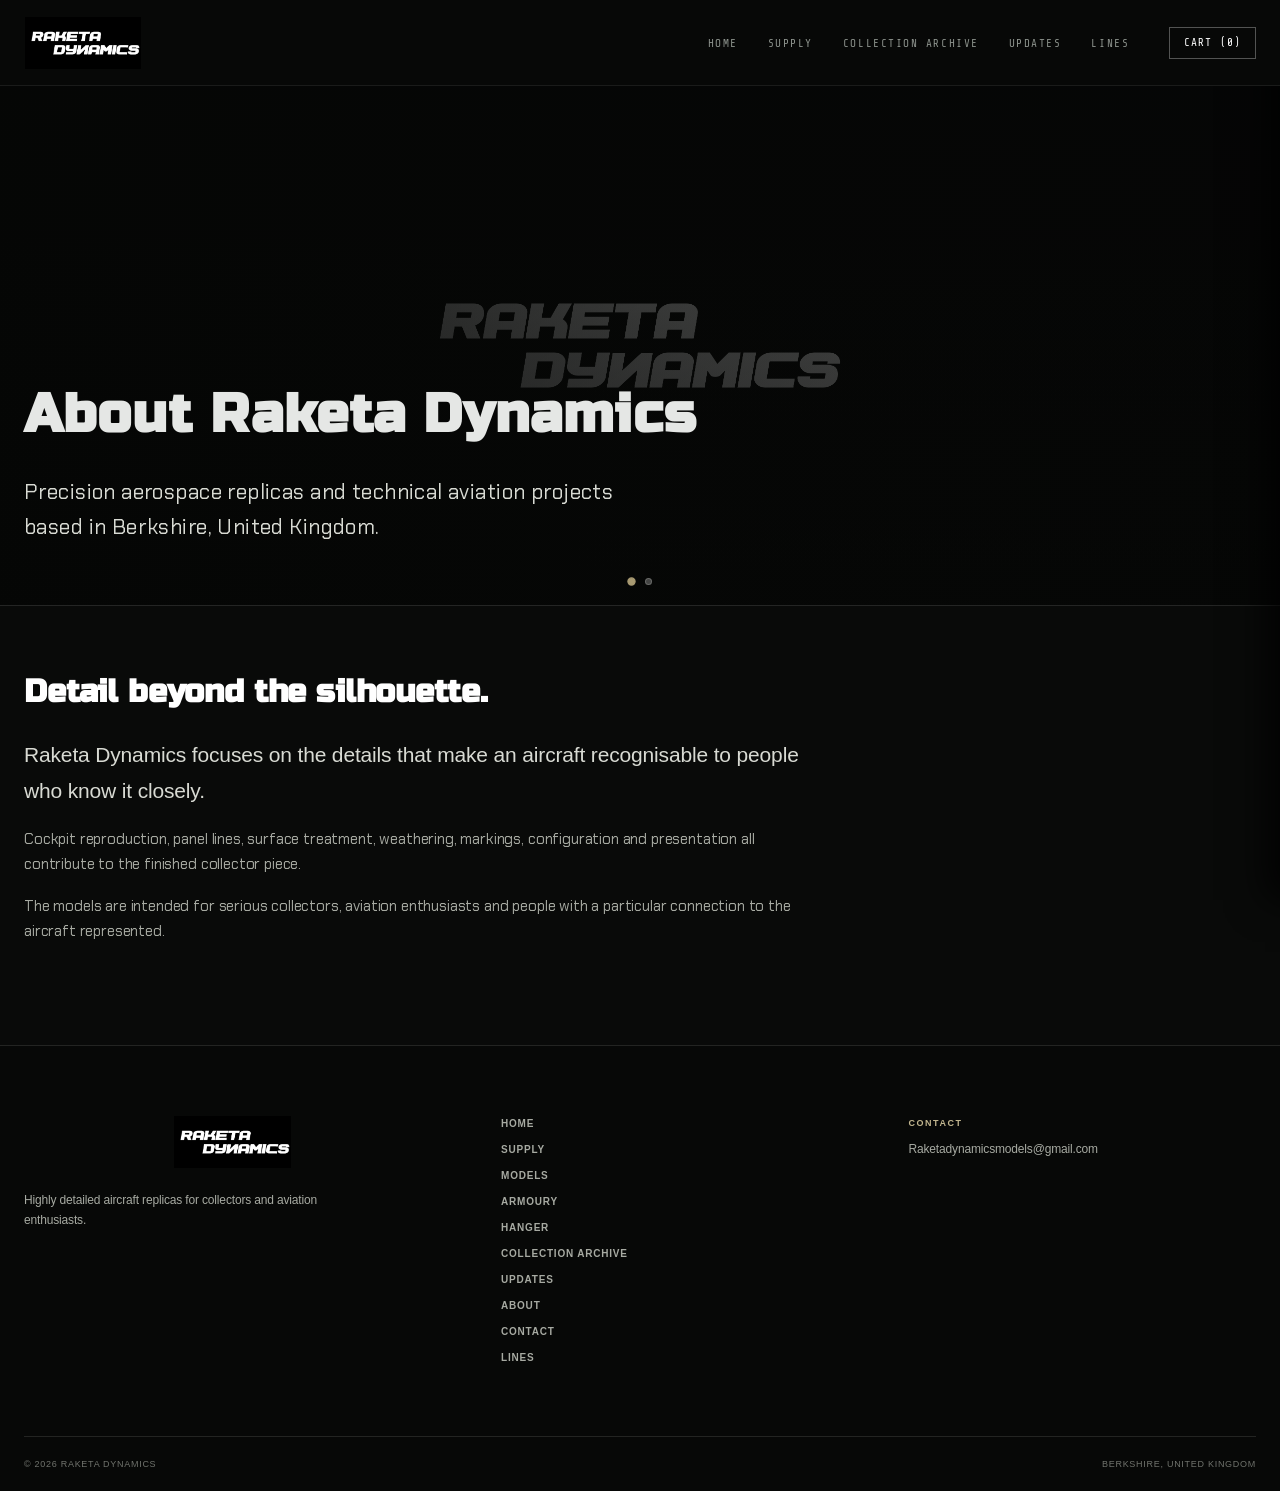
<file: about.html>
<!DOCTYPE html>
<html lang="en">

<head>
    <meta charset="UTF-8">
    <meta name="viewport" content="width=device-width, initial-scale=1.0">
    <meta name="description" content="Learn about Raketa Dynamics and the approach behind its highly detailed aircraft replicas.">
    <title>Raketa Dynamics | About</title>
    <link rel="stylesheet" href="style.css">
    <link rel="icon" type="image/png" href="logo.png">
</head>

<body>

<!-- =====================================================
     FIXED HEADER
====================================================== -->
<header class="site-header">
    <div class="nav-container">
        <a href="index.html" class="brand">
            <img src="logo.png" alt="Raketa Dynamics">
        </a>

        <nav class="site-navigation" aria-label="Main navigation">
            <a href="index.html" class="site-navigation-link">HOME</a>

            <div class="site-navigation-item site-navigation-supply">
                <a href="supply.html" class="site-navigation-link">SUPPLY</a>
                <div class="supply-dropdown">
                    <a href="models.html" class="dropdown-navigation-link">MODELS</a>
                    <a href="armoury.html" class="dropdown-navigation-link">ARMOURY</a>
                    <a href="hanger.html" class="dropdown-navigation-link">HANGER</a>
                </div>
            </div>

            <a href="archive.html" class="site-navigation-link">COLLECTION ARCHIVE</a>

            <div class="site-navigation-item site-navigation-updates">
                <a href="releases.html" class="site-navigation-link">UPDATES</a>
                <div class="updates-dropdown">
                    <a href="releases.html" class="dropdown-navigation-link">RELEASES</a>
                    <a href="about.html" class="dropdown-navigation-link active">ABOUT</a>
                    <a href="contact.html" class="dropdown-navigation-link">CONTACT</a>
                </div>
            </div>

            <a href="lines.html" class="site-navigation-link">LINES</a>

            <button class="nav-cart-btn" type="button" onclick="toggleCart()">
                CART (<span id="cart-counter">0</span>)
            </button>
        </nav>
    </div>
</header>

<!-- =====================================================
     MAIN
====================================================== -->
<main>

    <!-- ABOUT HERO -->
    <section class="page-hero">
        <div class="page-hero-slideshow">
            <img class="hero-slide-image is-active" src="wip.png" alt="Raketa Dynamics">
            <img class="hero-slide-image" src="WIPwhite.png" alt="Raketa Dynamics">
        </div>
        <div class="page-hero-overlay"></div>
        <div class="container">
            <h1>About Raketa Dynamics</h1>
            <p class="large-text">Precision aerospace replicas and technical aviation projects based in Berkshire, United Kingdom.</p>
        </div>
        <div class="page-hero-dots">
            <button class="page-hero-dot is-active" type="button" aria-label="Slide 1"></button>
            <button class="page-hero-dot" type="button" aria-label="Slide 2"></button>
        </div>
    </section>

    <!-- THE APPROACH -->
    <section class="about-section" style="padding: 60px 0 100px;">
        <div class="container">
            <div class="about-content" style="max-width: 800px;">
                <h2 style="font-family: 'Russo One', sans-serif; font-size: 32px; margin-bottom: 20px; color: #ffffff;">
                    Detail beyond the silhouette.
                </h2>

                <p class="large-text" style="font-size: 18px; line-height: 1.6; color: #eeeDE7; margin-bottom: 18px;">
                    Raketa Dynamics focuses on the details that make an aircraft recognisable to people who know it closely.
                </p>

                <p style="font-family: 'Chakra Petch', sans-serif; font-size: 15px; line-height: 1.7; color: var(--text-muted, #a0a5a0); margin-bottom: 16px;">
                    Cockpit reproduction, panel lines, surface treatment, weathering, markings, configuration and presentation all contribute to the finished collector piece.
                </p>

                <p style="font-family: 'Chakra Petch', sans-serif; font-size: 15px; line-height: 1.7; color: var(--text-muted, #a0a5a0);">
                    The models are intended for serious collectors, aviation enthusiasts and people with a particular connection to the aircraft represented.
                </p>
            </div>
        </div>
    </section>

</main>

<!-- =====================================================
     FOOTER
====================================================== -->
<footer class="site-footer">
    <div class="container footer-grid">
        <div>
            <a href="index.html" class="brand footer-brand">
                <img src="logo.png" alt="Raketa Dynamics">
            </a>
            <p>Highly detailed aircraft replicas for collectors and aviation enthusiasts.</p>
        </div>

        <div class="footer-links">
            <a href="index.html">Home</a>
            <a href="supply.html">Supply</a>
            <a href="models.html">Models</a>
            <a href="armoury.html">Armoury</a>
            <a href="hanger.html">Hanger</a>
            <a href="archive.html">Collection Archive</a>
            <a href="releases.html">Updates</a>
            <a href="about.html">About</a>
            <a href="contact.html">Contact</a>
            <a href="lines.html">Lines</a>
        </div>

        <div class="footer-contact">
            <span>CONTACT</span>
            <a href="mailto:Raketadynamicsmodels@gmail.com">Raketadynamicsmodels@gmail.com</a>
        </div>
    </div>

    <div class="container footer-bottom">
        <span>© 2026 Raketa Dynamics</span>
        <span>Berkshire, United Kingdom</span>
    </div>
</footer>

<!-- SHOPPING CART SLIDE-OUT DRAWER -->
<div id="cart-drawer" class="cart-drawer">
    <div class="cart-header">
        <h3>ACQUISITION CART</h3>
        <button class="cart-close-btn" type="button" onclick="toggleCart()">✕</button>
    </div>
    <div id="cart-items" class="cart-items-container"></div>
    <div class="cart-footer">
        <div class="cart-total-row">
            <span>SUBTOTAL</span>
            <span id="cart-total">£0.00</span>
        </div>
        <button class="cart-checkout-btn" type="button" onclick="alert('Checkout integration in progress.')">PROCEED TO ACQUISITION</button>
    </div>
</div>
<div id="cart-backdrop" class="cart-backdrop" onclick="toggleCart()"></div>

<script src="hero-slideshow.js"></script>
<script src="cart.js"></script>
</body>

</html>
</file>
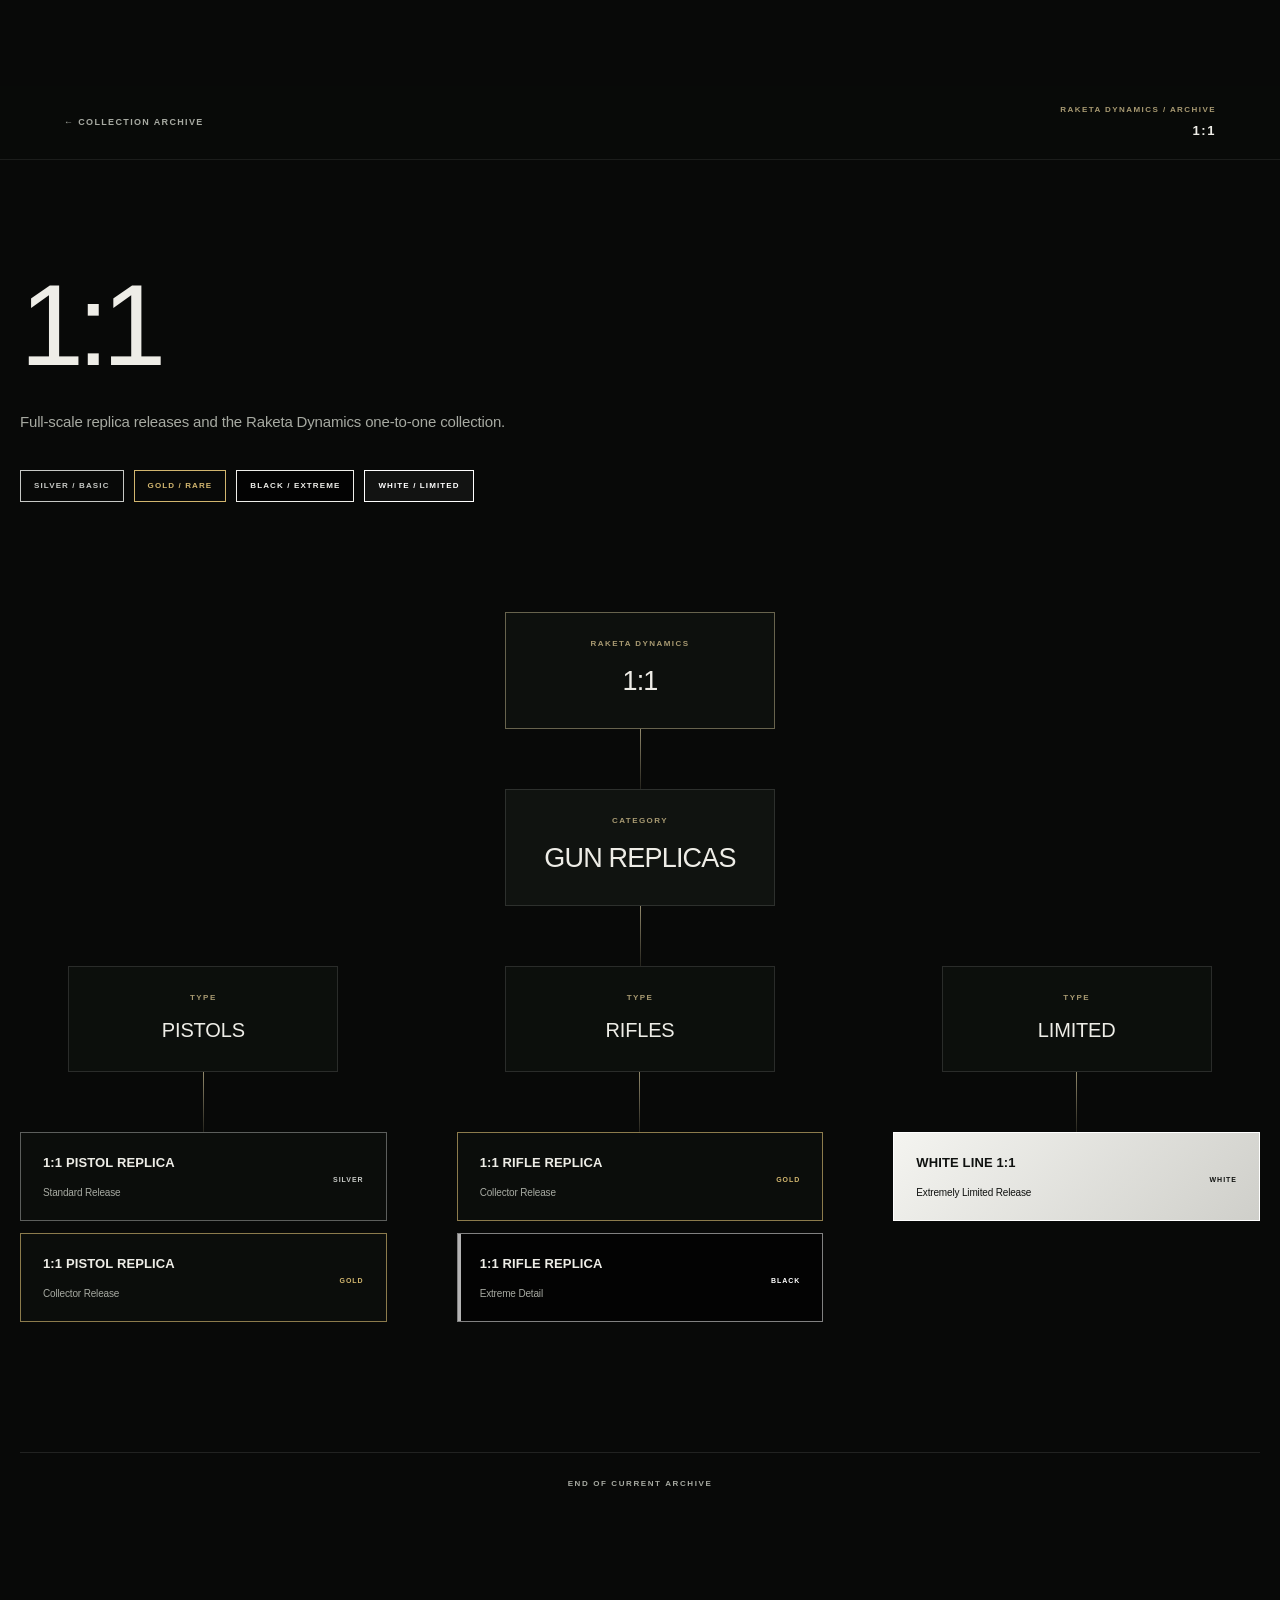
<file: archive-1to1.html>
<!DOCTYPE html>
<html lang="en">

<head>

    <meta charset="UTF-8">

    <meta
        name="viewport"
        content="width=device-width, initial-scale=1.0"
    >

    <title>Raketa Dynamics | 1:1 Archive</title>

    <link rel="stylesheet" href="style.css">

</head>


<body class="tree-page">


<header class="tree-header">

    <a
        href="archive.html"
        class="tree-back"
    >
        ← COLLECTION ARCHIVE
    </a>

    <div class="tree-header-title">

        <span>
            RAKETA DYNAMICS / ARCHIVE
        </span>

        <strong>
            1:1
        </strong>

    </div>

</header>



<main class="tech-tree">


    <div class="tree-intro">

        <span class="section-kicker">
            COLLECTION / 1:1
        </span>

        <h1>
            1:1
        </h1>

        <p>
            Full-scale replica releases and the Raketa
            Dynamics one-to-one collection.
        </p>


        <div class="line-legend">

            <span class="legend-silver">
                SILVER / BASIC
            </span>

            <span class="legend-gold">
                GOLD / RARE
            </span>

            <span class="legend-black">
                BLACK / EXTREME
            </span>

            <span class="legend-white">
                WHITE / LIMITED
            </span>

        </div>

    </div>



    <div class="tree-node tree-root">

        <span>
            RAKETA DYNAMICS
        </span>

        <h2>
            1:1
        </h2>

    </div>


    <div class="tree-connector"></div>



    <div class="tree-node tree-category">

        <span>
            CATEGORY
        </span>

        <h2>
            GUN REPLICAS
        </h2>

    </div>


    <div class="tree-connector"></div>



    <div class="tree-branches tree-branches-three">


        <!-- =================================================
             PISTOLS
        ================================================== -->

        <div class="tree-branch">

            <div class="tree-node tree-family">

                <span>
                    TYPE
                </span>

                <h3>
                    PISTOLS
                </h3>

            </div>


            <div class="tree-connector"></div>


            <div class="release-group">

                <a
                    href="#"
                    class="release-node line-silver"
                >

                    <div>

                        <strong>
                            1:1 PISTOL REPLICA
                        </strong>

                        <span>
                            Standard Release
                        </span>

                    </div>

                    <small>
                        SILVER
                    </small>

                </a>


                <a
                    href="#"
                    class="release-node line-gold"
                >

                    <div>

                        <strong>
                            1:1 PISTOL REPLICA
                        </strong>

                        <span>
                            Collector Release
                        </span>

                    </div>

                    <small>
                        GOLD
                    </small>

                </a>

            </div>

        </div>



        <!-- =================================================
             RIFLES
        ================================================== -->

        <div class="tree-branch">

            <div class="tree-node tree-family">

                <span>
                    TYPE
                </span>

                <h3>
                    RIFLES
                </h3>

            </div>


            <div class="tree-connector"></div>


            <div class="release-group">

                <a
                    href="#"
                    class="release-node line-gold"
                >

                    <div>

                        <strong>
                            1:1 RIFLE REPLICA
                        </strong>

                        <span>
                            Collector Release
                        </span>

                    </div>

                    <small>
                        GOLD
                    </small>

                </a>


                <a
                    href="#"
                    class="release-node line-black"
                >

                    <div>

                        <strong>
                            1:1 RIFLE REPLICA
                        </strong>

                        <span>
                            Extreme Detail
                        </span>

                    </div>

                    <small>
                        BLACK
                    </small>

                </a>

            </div>

        </div>



        <!-- =================================================
             LIMITED
        ================================================== -->

        <div class="tree-branch">

            <div class="tree-node tree-family">

                <span>
                    TYPE
                </span>

                <h3>
                    LIMITED
                </h3>

            </div>


            <div class="tree-connector"></div>


            <div class="release-group">

                <a
                    href="#"
                    class="release-node line-white"
                >

                    <div>

                        <strong>
                            WHITE LINE 1:1
                        </strong>

                        <span>
                            Extremely Limited Release
                        </span>

                    </div>

                    <small>
                        WHITE
                    </small>

                </a>

            </div>

        </div>

    </div>



    <div class="tree-end">

        END OF CURRENT ARCHIVE

    </div>


</main>


</body>

</html>
</file>
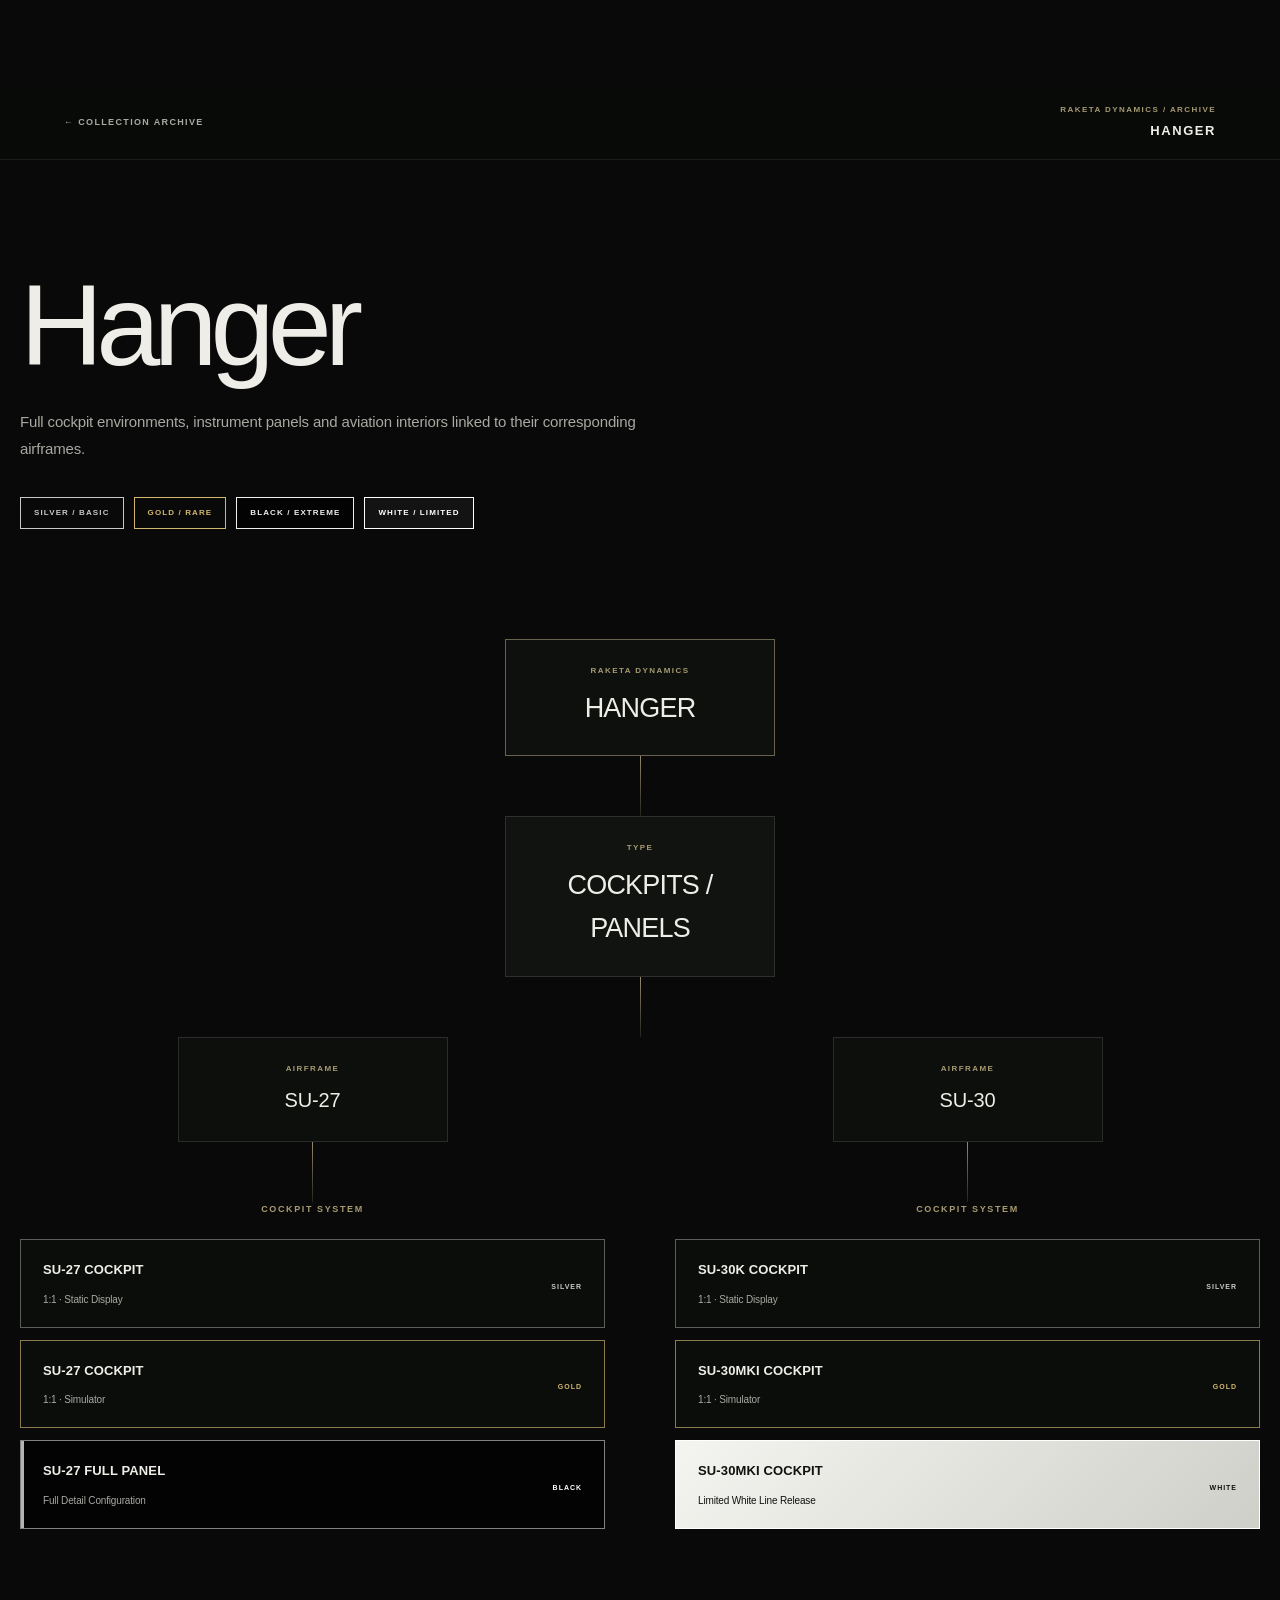
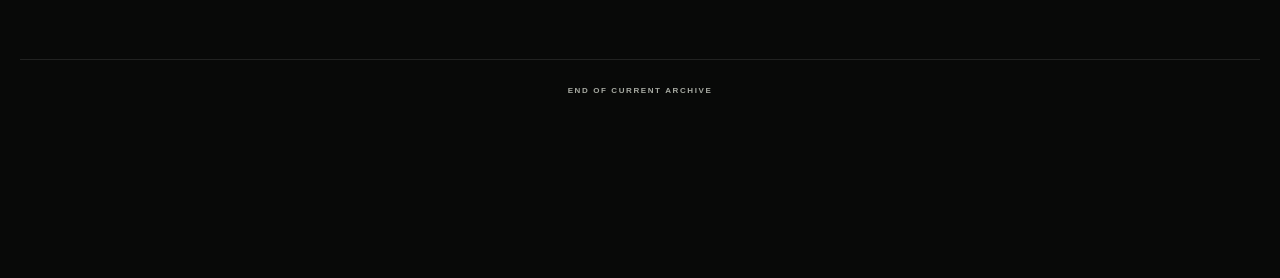
<file: archive-hanger.html>
<!DOCTYPE html>
<html lang="en">

<head>

    <meta charset="UTF-8">

    <meta
        name="viewport"
        content="width=device-width, initial-scale=1.0"
    >

    <title>Raketa Dynamics | Hanger Archive</title>

    <link rel="stylesheet" href="style.css">

</head>


<body class="tree-page">


<header class="tree-header">

    <a
        href="archive.html"
        class="tree-back"
    >
        ← COLLECTION ARCHIVE
    </a>

    <div class="tree-header-title">

        <span>
            RAKETA DYNAMICS / ARCHIVE
        </span>

        <strong>
            HANGER
        </strong>

    </div>

</header>



<main class="tech-tree">


    <div class="tree-intro">

        <span class="section-kicker">
            COLLECTION / HANGER
        </span>

        <h1>
            Hanger
        </h1>

        <p>
            Full cockpit environments, instrument panels
            and aviation interiors linked to their
            corresponding airframes.
        </p>


        <div class="line-legend">

            <span class="legend-silver">
                SILVER / BASIC
            </span>

            <span class="legend-gold">
                GOLD / RARE
            </span>

            <span class="legend-black">
                BLACK / EXTREME
            </span>

            <span class="legend-white">
                WHITE / LIMITED
            </span>

        </div>

    </div>



    <div class="tree-node tree-root">

        <span>
            RAKETA DYNAMICS
        </span>

        <h2>
            HANGER
        </h2>

    </div>


    <div class="tree-connector"></div>



    <div class="tree-node tree-category">

        <span>
            TYPE
        </span>

        <h2>
            COCKPITS / PANELS
        </h2>

    </div>


    <div class="tree-connector"></div>



    <div class="tree-branches tree-branches-two">


        <!-- =================================================
             SU-27
        ================================================== -->

        <div class="tree-branch">

            <div class="tree-node tree-family">

                <span>
                    AIRFRAME
                </span>

                <h3>
                    SU-27
                </h3>

            </div>


            <div class="tree-connector"></div>


            <div class="release-group">

                <div class="release-family-title">
                    COCKPIT SYSTEM
                </div>


                <a
                    href="#"
                    class="release-node line-silver"
                >

                    <div>

                        <strong>
                            SU-27 COCKPIT
                        </strong>

                        <span>
                            1:1 · Static Display
                        </span>

                    </div>

                    <small>
                        SILVER
                    </small>

                </a>


                <a
                    href="#"
                    class="release-node line-gold"
                >

                    <div>

                        <strong>
                            SU-27 COCKPIT
                        </strong>

                        <span>
                            1:1 · Simulator
                        </span>

                    </div>

                    <small>
                        GOLD
                    </small>

                </a>


                <a
                    href="#"
                    class="release-node line-black"
                >

                    <div>

                        <strong>
                            SU-27 FULL PANEL
                        </strong>

                        <span>
                            Full Detail Configuration
                        </span>

                    </div>

                    <small>
                        BLACK
                    </small>

                </a>

            </div>

        </div>



        <!-- =================================================
             SU-30
        ================================================== -->

        <div class="tree-branch">

            <div class="tree-node tree-family">

                <span>
                    AIRFRAME
                </span>

                <h3>
                    SU-30
                </h3>

            </div>


            <div class="tree-connector"></div>


            <div class="release-group">

                <div class="release-family-title">
                    COCKPIT SYSTEM
                </div>


                <a
                    href="#"
                    class="release-node line-silver"
                >

                    <div>

                        <strong>
                            SU-30K COCKPIT
                        </strong>

                        <span>
                            1:1 · Static Display
                        </span>

                    </div>

                    <small>
                        SILVER
                    </small>

                </a>


                <a
                    href="#"
                    class="release-node line-gold"
                >

                    <div>

                        <strong>
                            SU-30MKI COCKPIT
                        </strong>

                        <span>
                            1:1 · Simulator
                        </span>

                    </div>

                    <small>
                        GOLD
                    </small>

                </a>


                <a
                    href="#"
                    class="release-node line-white"
                >

                    <div>

                        <strong>
                            SU-30MKI COCKPIT
                        </strong>

                        <span>
                            Limited White Line Release
                        </span>

                    </div>

                    <small>
                        WHITE
                    </small>

                </a>

            </div>

        </div>

    </div>



    <div class="tree-end">

        END OF CURRENT ARCHIVE

    </div>


</main>


</body>

</html>
</file>
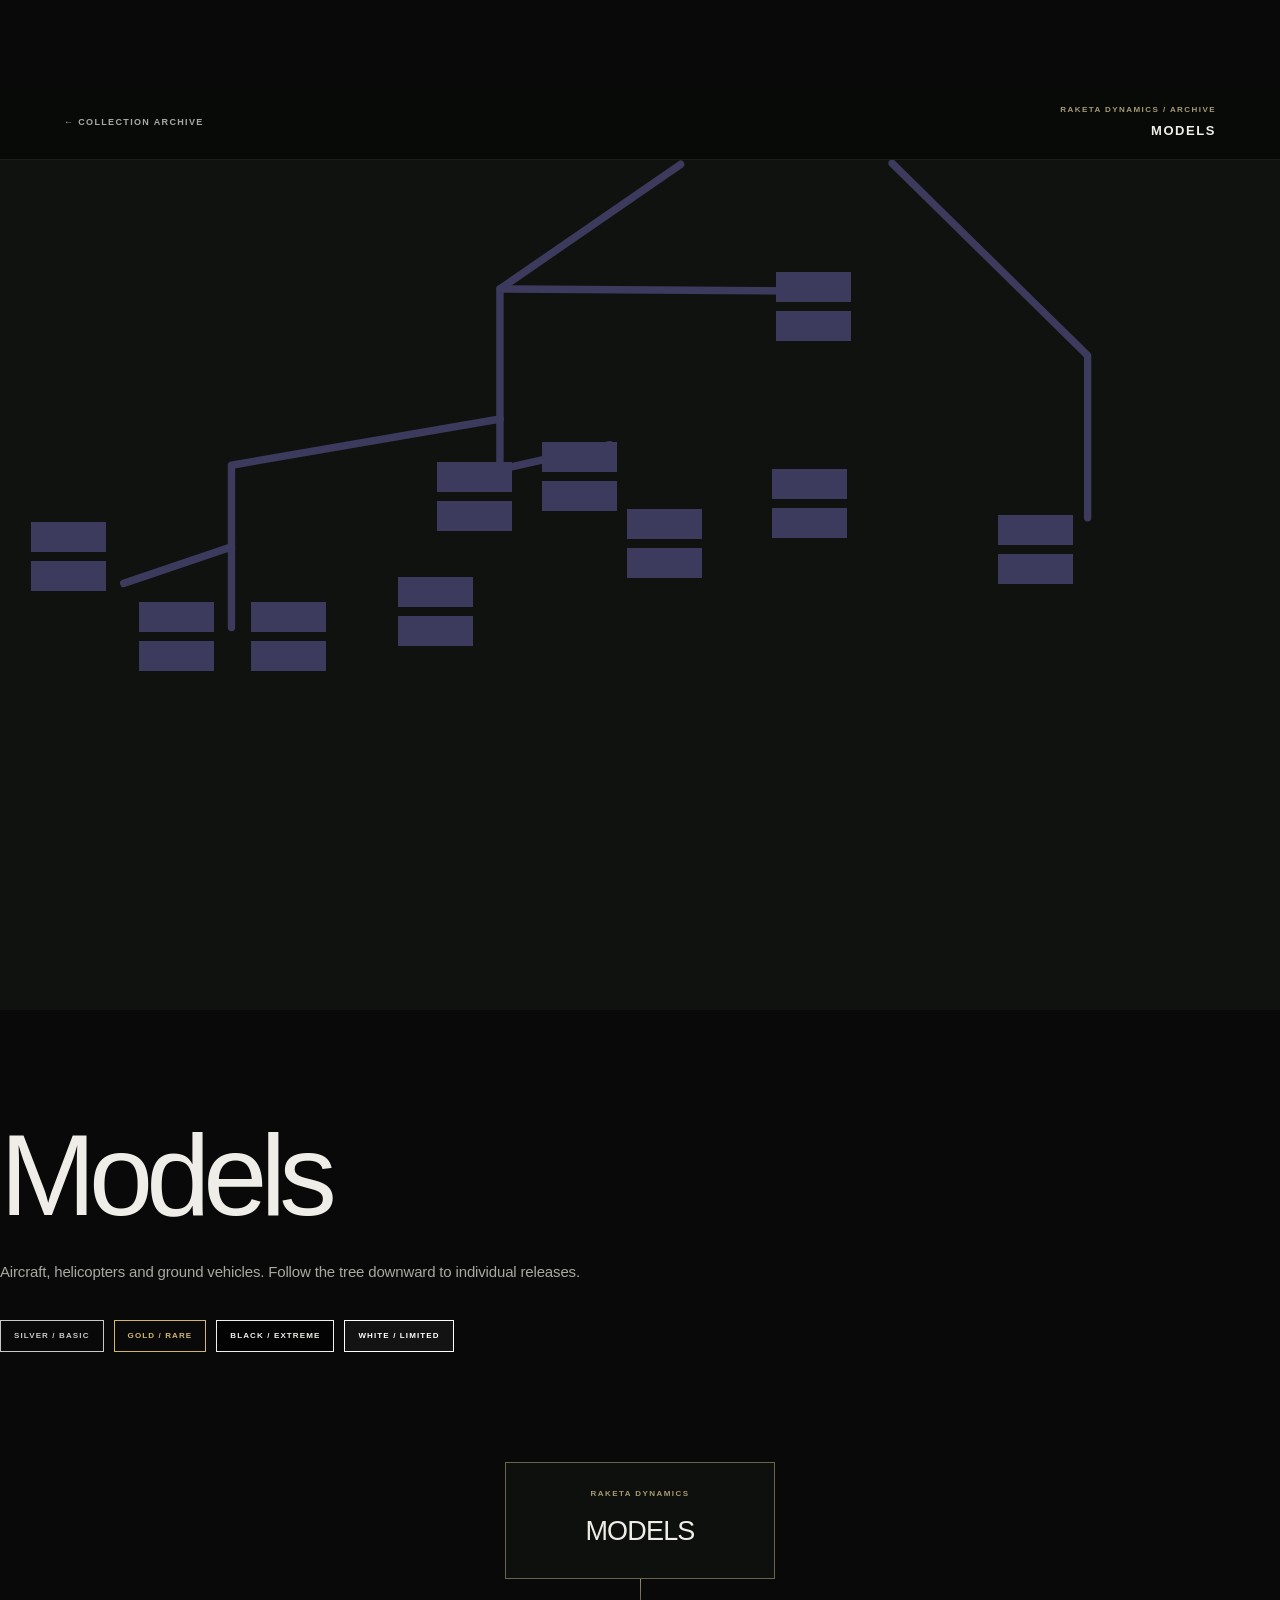
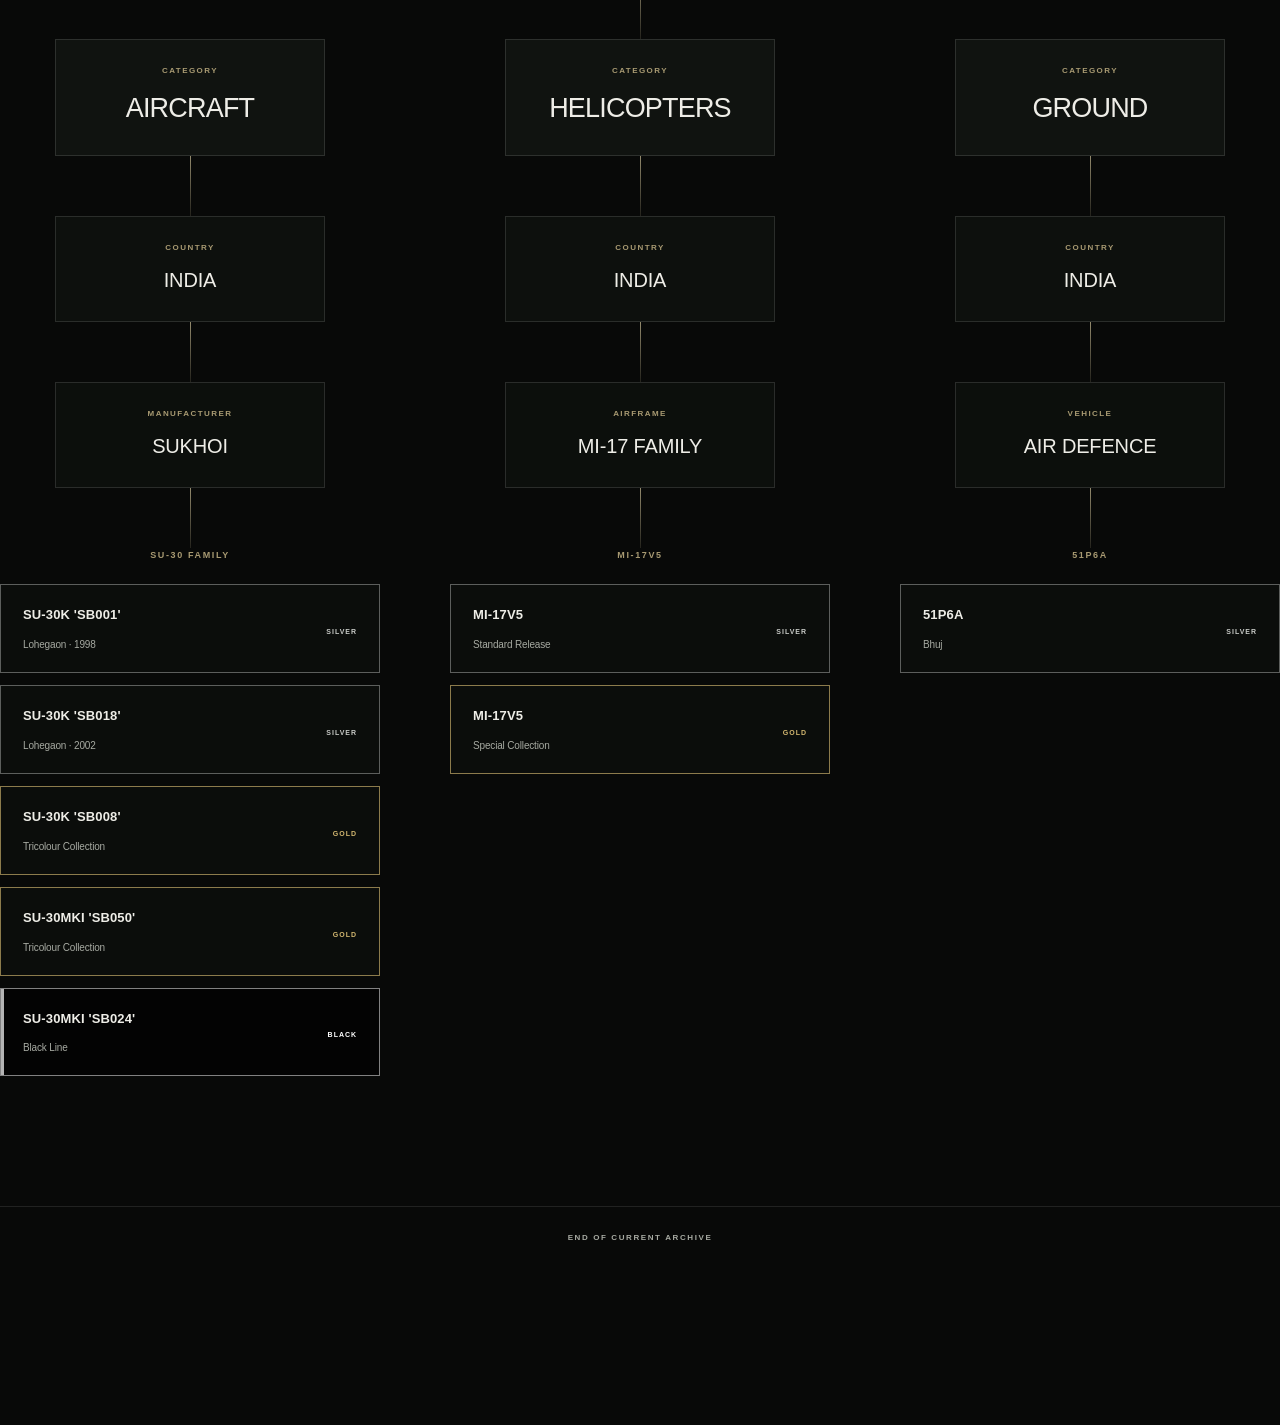
<file: archive-models.html>
<!DOCTYPE html>
<html lang="en">

<head>

    <meta charset="UTF-8">

    <meta
        name="viewport"
        content="width=device-width, initial-scale=1.0"
    >

    <title>Raketa Dynamics | Models Archive</title>

    <link rel="stylesheet" href="style.css">

    <style>

        /* =========================================================
           RAKETA DYNAMICS — MODELS TECHTREE
           ========================================================= */

        .models-techtree-page {
            width: 100%;
            background: #101210;
            overflow: hidden;
            position: relative;
        }

        .techtree-stage {
            position: relative;
            width: 100%;
            height: calc(100vh - 50px);
            min-height: 791px;
            overflow: hidden;
            background: #101210;
        }

        .techtree-svg {
            position: absolute;
            inset: 0;
            width: 100%;
            height: 100%;
            overflow: visible;
        }

        /* =========================================================
           CONNECTION LINES
           ========================================================= */

        .techtree-line {
            fill: none;
            stroke: #3c3a5d;
            stroke-width: 7;
            stroke-linecap: round;
            stroke-linejoin: round;
        }

        /* =========================================================
           PRODUCT NODES
           ========================================================= */

        .techtree-node {
            position: absolute;
            width: 75px;
            height: 30px;

            background: #3c3a5d;

            box-sizing: border-box;

            cursor: pointer;

            transition:
                transform 180ms ease,
                background 180ms ease;
        }

        .techtree-node:hover {
            transform: scale(1.04);
            background: #48466d;
        }

        .techtree-node::after {
            content: "";
            position: absolute;
            left: 0;
            top: 39px;

            width: 75px;
            height: 30px;

            background: #3c3a5d;

            transition: background 180ms ease;
        }

        .techtree-node:hover::after {
            background: #48466d;
        }

        /* =========================================================
           NODE POSITIONS
           Coordinate system: 1211 × 791
           ========================================================= */

        .node-01 {
            left: 31px;
            top: 362px;
        }

        .node-02 {
            left: 139px;
            top: 442px;
        }

        .node-03 {
            left: 251px;
            top: 442px;
        }

        .node-04 {
            left: 398px;
            top: 417px;
        }

        .node-05 {
            left: 437px;
            top: 302px;
        }

        .node-06 {
            left: 542px;
            top: 282px;
        }

        .node-07 {
            left: 627px;
            top: 349px;
        }

        .node-08 {
            left: 772px;
            top: 309px;
        }

        .node-09 {
            left: 776px;
            top: 112px;
        }

        .node-10 {
            left: 998px;
            top: 355px;
        }

        /* =========================================================
           ARCHIVE TREE
           ========================================================= */

        .archive-tree-section {
            position: relative;
            width: 100%;
        }

        /* =========================================================
           RESPONSIVE
           ========================================================= */

        @media (max-width: 900px) {

            .techtree-stage {
                min-height: 650px;
                overflow-x: auto;
                overflow-y: hidden;
            }

            .techtree-svg {
                width: 1211px;
                height: 791px;
                min-width: 1211px;
            }

            .techtree-node {
                transform-origin: center;
            }

            .techtree-node:hover {
                transform: scale(1.04);
            }

        }

    </style>

</head>


<body class="tree-page">


<!-- =====================================================
     TREE HEADER
====================================================== -->

<header class="tree-header">

    <a
        href="archive.html"
        class="tree-back"
    >
        ← COLLECTION ARCHIVE
    </a>

    <div class="tree-header-title">

        <span>
            RAKETA DYNAMICS / ARCHIVE
        </span>

        <strong>
            MODELS
        </strong>

    </div>

</header>



<!-- =====================================================
     MODELS TECHTREE
====================================================== -->

<main class="models-techtree-page">

    <section class="techtree-stage">


        <!-- =================================================
             SVG CONNECTION SYSTEM
        ================================================== -->

        <svg
            class="techtree-svg"
            viewBox="0 0 1211 791"
            preserveAspectRatio="none"
            aria-hidden="true"
        >


            <!-- =================================================
                 UPPER LEFT BRANCH
            ================================================== -->

            <polyline
                class="techtree-line"
                points="
                    644,4
                    473,120
                    473,242
                "
            />

            <polyline
                class="techtree-line"
                points="
                    473,120
                    763,122
                "
            />


            <!-- =================================================
                 UPPER RIGHT BRANCH
            ================================================== -->

            <polyline
                class="techtree-line"
                points="
                    844,3
                    1029,182
                    1029,333
                "
            />


            <!-- =================================================
                 CENTRAL / LEFT BRANCH
            ================================================== -->

            <polyline
                class="techtree-line"
                points="
                    473,241
                    219,284
                    219,435
                "
            />

            <polyline
                class="techtree-line"
                points="
                    219,360
                    117,394
                "
            />


            <!-- =================================================
                 CENTRAL BRANCH
            ================================================== -->

            <polyline
                class="techtree-line"
                points="
                    473,241
                    473,288
                    577,265
                "
            />

        </svg>



        <!-- =====================================================
             PRODUCT NODES
        ===================================================== -->

        <div
            class="techtree-node node-01"
            data-product="01"
            aria-label="Model 01"
        ></div>

        <div
            class="techtree-node node-02"
            data-product="02"
            aria-label="Model 02"
        ></div>

        <div
            class="techtree-node node-03"
            data-product="03"
            aria-label="Model 03"
        ></div>

        <div
            class="techtree-node node-04"
            data-product="04"
            aria-label="Model 04"
        ></div>

        <div
            class="techtree-node node-05"
            data-product="05"
            aria-label="Model 05"
        ></div>

        <div
            class="techtree-node node-06"
            data-product="06"
            aria-label="Model 06"
        ></div>

        <div
            class="techtree-node node-07"
            data-product="07"
            aria-label="Model 07"
        ></div>

        <div
            class="techtree-node node-08"
            data-product="08"
            aria-label="Model 08"
        ></div>

        <div
            class="techtree-node node-09"
            data-product="09"
            aria-label="Model 09"
        ></div>

        <div
            class="techtree-node node-10"
            data-product="10"
            aria-label="Model 10"
        ></div>


    </section>

</main>



<!-- =====================================================
     ORIGINAL ARCHIVE TREE
====================================================== -->

<main class="tech-tree archive-tree-section">


    <div class="tree-intro">

        <span class="section-kicker">
            COLLECTION / MODELS
        </span>

        <h1>
            Models
        </h1>

        <p>
            Aircraft, helicopters and ground vehicles.
            Follow the tree downward to individual releases.
        </p>

        <div class="line-legend">

            <span class="legend-silver">
                SILVER / BASIC
            </span>

            <span class="legend-gold">
                GOLD / RARE
            </span>

            <span class="legend-black">
                BLACK / EXTREME
            </span>

            <span class="legend-white">
                WHITE / LIMITED
            </span>

        </div>

    </div>



    <!-- =================================================
         CATEGORY
    ================================================== -->

    <div class="tree-node tree-root">

        <span class="tree-node-label">
            RAKETA DYNAMICS
        </span>

        <h2>
            MODELS
        </h2>

    </div>



    <div class="tree-connector"></div>



    <!-- =================================================
         AIRCRAFT / HELI / GROUND
    ================================================== -->

    <div class="tree-branches tree-branches-three">


        <div class="tree-branch">

            <div class="tree-node tree-category">

                <span>
                    CATEGORY
                </span>

                <h2>
                    AIRCRAFT
                </h2>

            </div>


            <div class="tree-connector"></div>


            <div class="tree-node tree-country">

                <span>
                    COUNTRY
                </span>

                <h3>
                    INDIA
                </h3>

            </div>


            <div class="tree-connector"></div>


            <div class="tree-node tree-family">

                <span>
                    MANUFACTURER
                </span>

                <h3>
                    SUKHOI
                </h3>

            </div>


            <div class="tree-connector"></div>


            <!-- SU-30 -->

            <div class="release-group">

                <div class="release-family-title">
                    SU-30 FAMILY
                </div>


                <a
                    href="#"
                    class="release-node line-silver"
                >

                    <div>

                        <strong>
                            SU-30K 'SB001'
                        </strong>

                        <span>
                            Lohegaon · 1998
                        </span>

                    </div>

                    <small>
                        SILVER
                    </small>

                </a>


                <a
                    href="#"
                    class="release-node line-silver"
                >

                    <div>

                        <strong>
                            SU-30K 'SB018'
                        </strong>

                        <span>
                            Lohegaon · 2002
                        </span>

                    </div>

                    <small>
                        SILVER
                    </small>

                </a>


                <a
                    href="#"
                    class="release-node line-gold"
                >

                    <div>

                        <strong>
                            SU-30K 'SB008'
                        </strong>

                        <span>
                            Tricolour Collection
                        </span>

                    </div>

                    <small>
                        GOLD
                    </small>

                </a>


                <a
                    href="#"
                    class="release-node line-gold"
                >

                    <div>

                        <strong>
                            SU-30MKI 'SB050'
                        </strong>

                        <span>
                            Tricolour Collection
                        </span>

                    </div>

                    <small>
                        GOLD
                    </small>

                </a>


                <a
                    href="#"
                    class="release-node line-black"
                >

                    <div>

                        <strong>
                            SU-30MKI 'SB024'
                        </strong>

                        <span>
                            Black Line
                        </span>

                    </div>

                    <small>
                        BLACK
                    </small>

                </a>

            </div>

        </div>



        <!-- =================================================
             HELICOPTERS
        ================================================== -->

        <div class="tree-branch">

            <div class="tree-node tree-category">

                <span>
                    CATEGORY
                </span>

                <h2>
                    HELICOPTERS
                </h2>

            </div>


            <div class="tree-connector"></div>


            <div class="tree-node tree-country">

                <span>
                    COUNTRY
                </span>

                <h3>
                    INDIA
                </h3>

            </div>


            <div class="tree-connector"></div>


            <div class="tree-node tree-family">

                <span>
                    AIRFRAME
                </span>

                <h3>
                    MI-17 FAMILY
                </h3>

            </div>


            <div class="tree-connector"></div>


            <div class="release-group">

                <div class="release-family-title">
                    MI-17V5
                </div>


                <a
                    href="#"
                    class="release-node line-silver"
                >

                    <div>

                        <strong>
                            MI-17V5
                        </strong>

                        <span>
                            Standard Release
                        </span>

                    </div>

                    <small>
                        SILVER
                    </small>

                </a>


                <a
                    href="#"
                    class="release-node line-gold"
                >

                    <div>

                        <strong>
                            MI-17V5
                        </strong>

                        <span>
                            Special Collection
                        </span>

                    </div>

                    <small>
                        GOLD
                    </small>

                </a>

            </div>

        </div>



        <!-- =================================================
             GROUND VEHICLES
        ================================================== -->

        <div class="tree-branch">

            <div class="tree-node tree-category">

                <span>
                    CATEGORY
                </span>

                <h2>
                    GROUND
                </h2>

            </div>


            <div class="tree-connector"></div>


            <div class="tree-node tree-country">

                <span>
                    COUNTRY
                </span>

                <h3>
                    INDIA
                </h3>

            </div>


            <div class="tree-connector"></div>


            <div class="tree-node tree-family">

                <span>
                    VEHICLE
                </span>

                <h3>
                    AIR DEFENCE
                </h3>

            </div>


            <div class="tree-connector"></div>


            <div class="release-group">

                <div class="release-family-title">
                    51P6A
                </div>


                <a
                    href="#"
                    class="release-node line-silver"
                >

                    <div>

                        <strong>
                            51P6A
                        </strong>

                        <span>
                            Bhuj
                        </span>

                    </div>

                    <small>
                        SILVER
                    </small>

                </a>

            </div>

        </div>

    </div>



    <div class="tree-end">

        END OF CURRENT ARCHIVE

    </div>


</main>


</body>

</html>
</file>
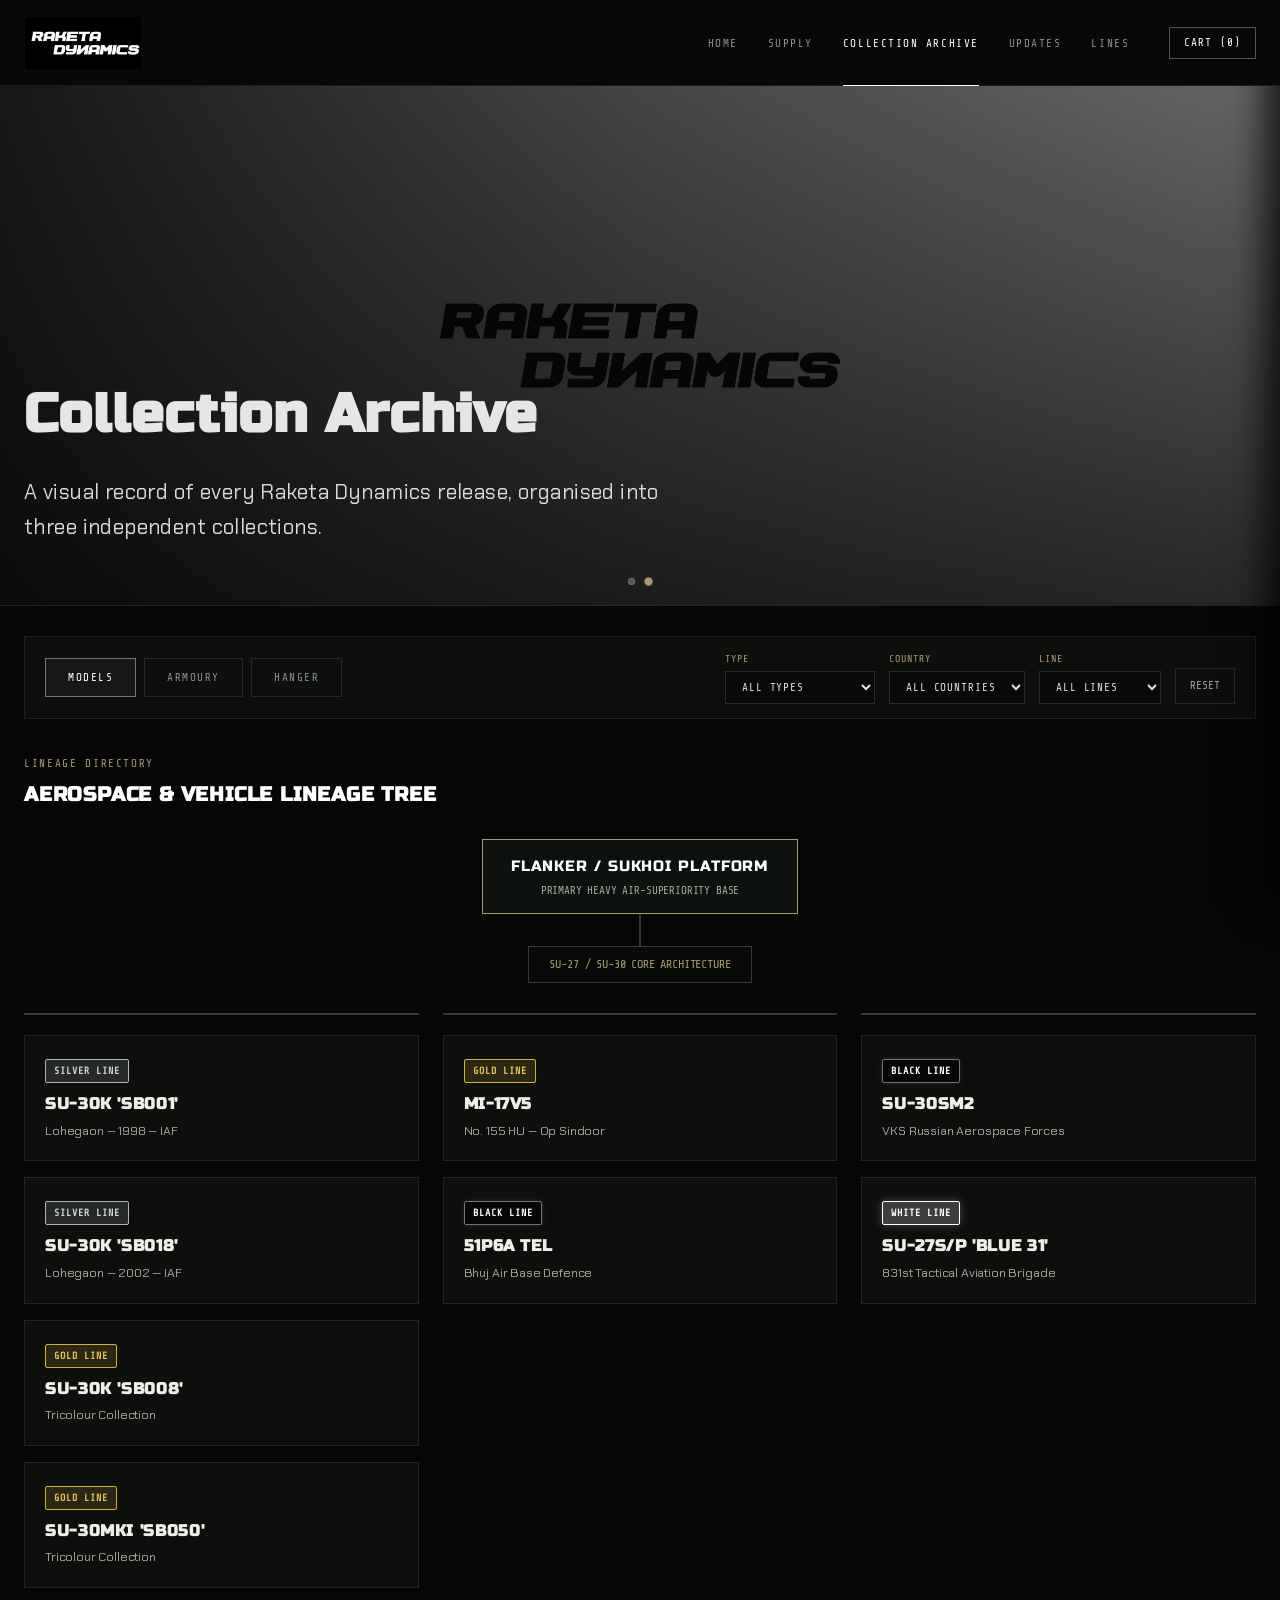
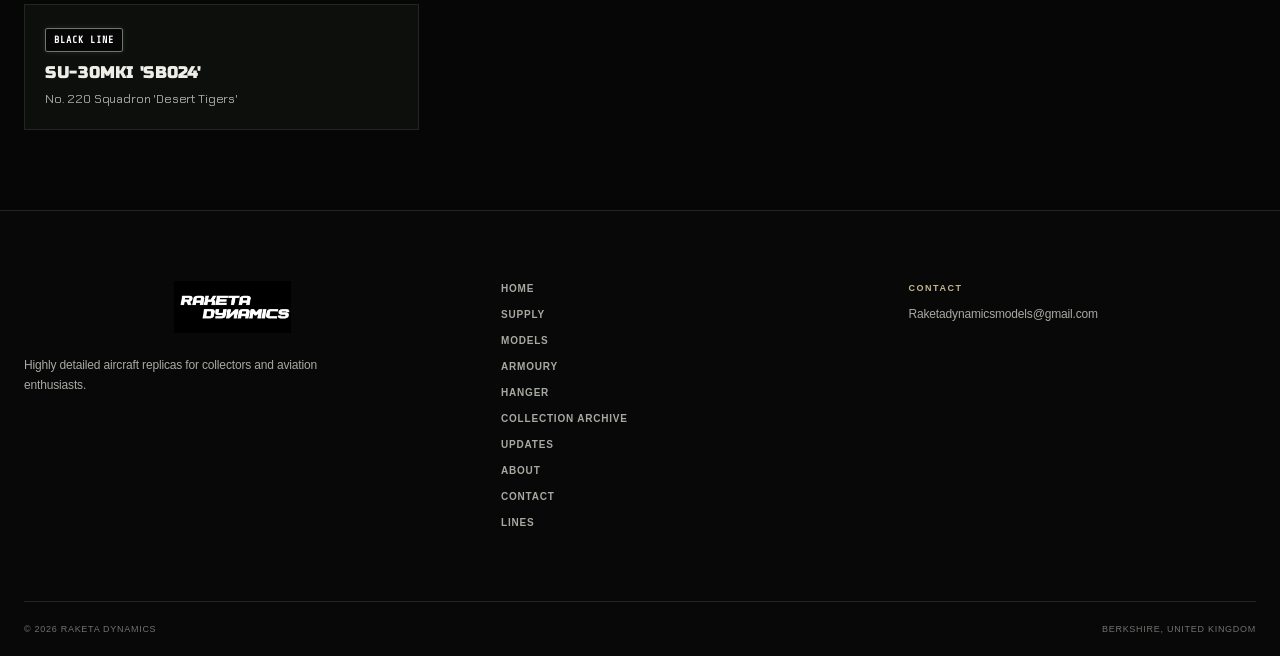
<file: archive.html>
<!DOCTYPE html>
<html lang="en">

<head>
    <meta charset="UTF-8">
    <meta name="viewport" content="width=device-width, initial-scale=1.0">
    <meta name="description" content="The Raketa Dynamics Collection Archive.">
    <title>Raketa Dynamics | Collection Archive</title>
    <link rel="stylesheet" href="style.css">
    <link rel="icon" type="image/png" href="logo.png">
</head>

<body>

<!-- =====================================================
     FIXED HEADER
====================================================== -->
<header class="site-header">
    <div class="nav-container">
        <a href="index.html" class="brand">
            <img src="logo.png" alt="Raketa Dynamics">
        </a>

        <nav class="site-navigation" aria-label="Main navigation">
            <a href="index.html" class="site-navigation-link">HOME</a>

            <div class="site-navigation-item site-navigation-supply">
                <a href="supply.html" class="site-navigation-link">SUPPLY</a>
                <div class="supply-dropdown">
                    <a href="models.html" class="dropdown-navigation-link">MODELS</a>
                    <a href="armoury.html" class="dropdown-navigation-link">ARMOURY</a>
                    <a href="hanger.html" class="dropdown-navigation-link">HANGER</a>
                </div>
            </div>

            <a href="archive.html" class="site-navigation-link active">COLLECTION ARCHIVE</a>

            <div class="site-navigation-item site-navigation-updates">
                <a href="releases.html" class="site-navigation-link">UPDATES</a>
                <div class="updates-dropdown">
                    <a href="releases.html" class="dropdown-navigation-link">RELEASES</a>
                    <a href="about.html" class="dropdown-navigation-link">ABOUT</a>
                    <a href="contact.html" class="dropdown-navigation-link">CONTACT</a>
                </div>
            </div>

            <a href="lines.html" class="site-navigation-link">LINES</a>

            <button class="nav-cart-btn" type="button" onclick="toggleCart()">
                CART (<span id="cart-counter">0</span>)
            </button>
        </nav>
    </div>
</header>

<!-- =====================================================
     MAIN
====================================================== -->
<main>

    <!-- ARCHIVE HERO WITH SLIDESHOW -->
    <section class="page-hero">
        <div class="page-hero-slideshow">
            <img class="hero-slide-image is-active" src="wip.png" alt="Raketa Dynamics">
            <img class="hero-slide-image" src="WIPwhite.png" alt="Raketa Dynamics">
        </div>
        <div class="page-hero-overlay"></div>
        <div class="container">
            <h1>Collection Archive</h1>
            <p class="large-text">A visual record of every Raketa Dynamics release, organised into three independent collections.</p>
        </div>
        <div class="page-hero-dots">
            <button class="page-hero-dot is-active" type="button" aria-label="Slide 1"></button>
            <button class="page-hero-dot" type="button" aria-label="Slide 2"></button>
        </div>
    </section>

    <!-- ARCHIVE TABS & FILTER DASHBOARD -->
    <section class="archive-dashboard-section">
        <div class="container">
            
            <!-- TOP CONTROL BAR: TABS ON LEFT, FILTERS ON RIGHT -->
            <div class="archive-control-bar">
                
                <!-- 3 TABS -->
                <div class="archive-tabs-wrapper">
                    <button class="archive-tab-btn is-active" data-tab="models">
                        <span class="tab-code">01</span>
                        <span class="tab-name">MODELS</span>
                    </button>
                    <button class="archive-tab-btn" data-tab="armoury">
                        <span class="tab-code">02</span>
                        <span class="tab-name">ARMOURY</span>
                    </button>
                    <button class="archive-tab-btn" data-tab="hanger">
                        <span class="tab-code">03</span>
                        <span class="tab-name">HANGER</span>
                    </button>
                </div>

                <!-- FILTER MENU (TYPE, COUNTRY, LINE) -->
                <div class="archive-filter-panel">
                    <div class="filter-group">
                        <label for="filter-type">TYPE</label>
                        <select id="filter-type" class="archive-select">
                            <option value="all">ALL TYPES</option>
                            <option value="aircraft">AIRCRAFT</option>
                            <option value="helicopter">HELICOPTER</option>
                            <option value="ground">GROUND / ARMOUR</option>
                            <option value="cockpit">COCKPIT / PANEL</option>
                            <option value="gun">WEAPONS / 1:1</option>
                        </select>
                    </div>

                    <div class="filter-group">
                        <label for="filter-country">COUNTRY</label>
                        <select id="filter-country" class="archive-select">
                            <option value="all">ALL COUNTRIES</option>
                            <option value="india">INDIA</option>
                            <option value="russia">RUSSIA</option>
                            <option value="ukraine">UKRAINE</option>
                        </select>
                    </div>

                    <div class="filter-group">
                        <label for="filter-line">LINE</label>
                        <select id="filter-line" class="archive-select">
                            <option value="all">ALL LINES</option>
                            <option value="silver">SILVER LINE</option>
                            <option value="gold">GOLD LINE</option>
                            <option value="black">BLACK LINE</option>
                            <option value="white">WHITE LINE</option>
                        </select>
                    </div>

                    <button id="filter-reset-btn" class="archive-reset-btn" type="button" title="Reset Filters">RESET</button>
                </div>

            </div>

            <!-- TAB 1: MODELS (TECH TREE & VEHICLES) -->
            <div id="tab-content-models" class="archive-tab-pane is-active">
                <div class="techtree-header">
                    <span class="techtree-tag">LINEAGE DIRECTORY</span>
                    <h2>AEROSPACE & VEHICLE LINEAGE TREE</h2>
                </div>

                <div class="archive-tree-wrapper">
                    <div class="tree-root-box">
                        <span class="tree-node-title">FLANKER / SUKHOI PLATFORM</span>
                        <span class="tree-node-sub">PRIMARY HEAVY AIR-SUPERIORITY BASE</span>
                    </div>
                    <div class="tree-connector-v"></div>

                    <div class="tree-split-node">
                        <span>SU-27 / SU-30 CORE ARCHITECTURE</span>
                    </div>

                    <div class="tree-branch-container">
                        
                        <!-- Left: India IAF -->
                        <div class="tree-branch-col">
                            <div class="tree-card-list">
                                <div class="archive-node-card" data-type="aircraft" data-country="india" data-line="silver">
                                    <div class="node-line-badge badge-silver">SILVER LINE</div>
                                    <h3>SU-30K 'SB001'</h3>
                                    <p class="node-meta">Lohegaon — 1998 — IAF</p>
                                </div>

                                <div class="archive-node-card" data-type="aircraft" data-country="india" data-line="silver">
                                    <div class="node-line-badge badge-silver">SILVER LINE</div>
                                    <h3>SU-30K 'SB018'</h3>
                                    <p class="node-meta">Lohegaon — 2002 — IAF</p>
                                </div>

                                <div class="archive-node-card" data-type="aircraft" data-country="india" data-line="gold">
                                    <div class="node-line-badge badge-gold">GOLD LINE</div>
                                    <h3>SU-30K 'SB008'</h3>
                                    <p class="node-meta">Tricolour Collection</p>
                                </div>

                                <div class="archive-node-card" data-type="aircraft" data-country="india" data-line="gold">
                                    <div class="node-line-badge badge-gold">GOLD LINE</div>
                                    <h3>SU-30MKI 'SB050'</h3>
                                    <p class="node-meta">Tricolour Collection</p>
                                </div>

                                <div class="archive-node-card" data-type="aircraft" data-country="india" data-line="black">
                                    <div class="node-line-badge badge-black">BLACK LINE</div>
                                    <h3>SU-30MKI 'SB024'</h3>
                                    <p class="node-meta">No. 220 Squadron 'Desert Tigers'</p>
                                </div>
                            </div>
                        </div>

                        <!-- Center: Support & Ground -->
                        <div class="tree-branch-col">
                            <div class="tree-card-list">
                                <div class="archive-node-card" data-type="helicopter" data-country="india" data-line="gold">
                                    <div class="node-line-badge badge-gold">GOLD LINE</div>
                                    <h3>MI-17V5</h3>
                                    <p class="node-meta">No. 155 HU — Op Sindoor</p>
                                </div>

                                <div class="archive-node-card" data-type="ground" data-country="india" data-line="black">
                                    <div class="node-line-badge badge-black">BLACK LINE</div>
                                    <h3>51P6A TEL</h3>
                                    <p class="node-meta">Bhuj Air Base Defence</p>
                                </div>
                            </div>
                        </div>

                        <!-- Right: Russia & Ukraine -->
                        <div class="tree-branch-col">
                            <div class="tree-card-list">
                                <div class="archive-node-card" data-type="aircraft" data-country="russia" data-line="black">
                                    <div class="node-line-badge badge-black">BLACK LINE</div>
                                    <h3>SU-30SM2</h3>
                                    <p class="node-meta">VKS Russian Aerospace Forces</p>
                                </div>

                                <div class="archive-node-card" data-type="aircraft" data-country="ukraine" data-line="white">
                                    <div class="node-line-badge badge-white">WHITE LINE</div>
                                    <h3>SU-27S/P 'BLUE 31'</h3>
                                    <p class="node-meta">831st Tactical Aviation Brigade</p>
                                </div>
                            </div>
                        </div>

                    </div>
                </div>
            </div>

            <!-- TAB 2: ARMOURY -->
            <div id="tab-content-armoury" class="archive-tab-pane">
                <div class="techtree-header">
                    <span class="techtree-tag">1:1 ARMOURY CATALOGUE</span>
                    <h2>FULL-SCALE MILITARY REPLICAS & ORDNANCE</h2>
                </div>

                <div class="archive-card-grid">
                    <div class="archive-node-card" data-type="gun" data-country="russia" data-line="black">
                        <div class="node-line-badge badge-black">BLACK LINE</div>
                        <h3>GSH-30-1 30MM CANNON REPLICA</h3>
                        <p class="node-meta">Full 1:1 scale aircraft autocannon assembly</p>
                    </div>

                    <div class="archive-node-card" data-type="gun" data-country="india" data-line="gold">
                        <div class="node-line-badge badge-gold">GOLD LINE</div>
                        <h3>R-73 (AA-11 ARCHER) INERT TRAINING BODY</h3>
                        <p class="node-meta">1:1 museum-grade seeker head & guidance fin section</p>
                    </div>

                    <div class="archive-node-card" data-type="gun" data-country="ukraine" data-line="silver">
                        <div class="node-line-badge badge-silver">SILVER LINE</div>
                        <h3>R-27R RADAR GUIDED MISSILE CASING</h3>
                        <p class="node-meta">Precision metal fabricated display body</p>
                    </div>
                </div>
            </div>

            <!-- TAB 3: HANGER -->
            <div id="tab-content-hanger" class="archive-tab-pane">
                <div class="techtree-header">
                    <span class="techtree-tag">HANGER SIMULATOR SYSTEMS</span>
                    <h2>FULL-SCALE COCKPIT PANELS & SYSTEMS</h2>
                </div>

                <div class="archive-card-grid">
                    <div class="archive-node-card" data-type="cockpit" data-country="india" data-line="white">
                        <div class="node-line-badge badge-white">WHITE LINE</div>
                        <h3>SU-30MKI FRONT COCKPIT IP</h3>
                        <p class="node-meta">Full backlit main instrument panel with active MFD bezels</p>
                    </div>

                    <div class="archive-node-card" data-type="cockpit" data-country="russia" data-line="black">
                        <div class="node-line-badge badge-black">BLACK LINE</div>
                        <h3>SU-27S LEFT CONSOLE & THROTTLE</h3>
                        <p class="node-meta">1:1 weighted throttle quadrant and circuit breaker matrix</p>
                    </div>

                    <div class="archive-node-card" data-type="cockpit" data-country="india" data-line="gold">
                        <div class="node-line-badge badge-gold">GOLD LINE</div>
                        <h3>MI-17V5 OVERHEAD CONTROL PANEL</h3>
                        <p class="node-meta">Authentic tactical switchgear and night vision lighting</p>
                    </div>
                </div>
            </div>

        </div>
    </section>

</main>

<!-- =====================================================
     FOOTER
====================================================== -->
<footer class="site-footer">
    <div class="container footer-grid">
        <div>
            <a href="index.html" class="brand footer-brand">
                <img src="logo.png" alt="Raketa Dynamics">
            </a>
            <p>Highly detailed aircraft replicas for collectors and aviation enthusiasts.</p>
        </div>

        <div class="footer-links">
            <a href="index.html">Home</a>
            <a href="supply.html">Supply</a>
            <a href="models.html">Models</a>
            <a href="armoury.html">Armoury</a>
            <a href="hanger.html">Hanger</a>
            <a href="archive.html">Collection Archive</a>
            <a href="releases.html">Updates</a>
            <a href="about.html">About</a>
            <a href="contact.html">Contact</a>
            <a href="lines.html">Lines</a>
        </div>

        <div class="footer-contact">
            <span>CONTACT</span>
            <a href="mailto:Raketadynamicsmodels@gmail.com">Raketadynamicsmodels@gmail.com</a>
        </div>
    </div>

    <div class="container footer-bottom">
        <span>© 2026 Raketa Dynamics</span>
        <span>Berkshire, United Kingdom</span>
    </div>
</footer>

<!-- SHOPPING CART SLIDE-OUT DRAWER -->
<div id="cart-drawer" class="cart-drawer">
    <div class="cart-header">
        <h3>ACQUISITION CART</h3>
        <button class="cart-close-btn" type="button" onclick="toggleCart()">✕</button>
    </div>
    <div id="cart-items" class="cart-items-container"></div>
    <div class="cart-footer">
        <div class="cart-total-row">
            <span>SUBTOTAL</span>
            <span id="cart-total">£0.00</span>
        </div>
        <button class="cart-checkout-btn" type="button" onclick="alert('Checkout integration in progress.')">PROCEED TO ACQUISITION</button>
    </div>
</div>
<div id="cart-backdrop" class="cart-backdrop" onclick="toggleCart()"></div>

<script src="hero-slideshow.js"></script>
<script src="cart.js"></script>

<!-- TAB SWITCHING & FILTERING SCRIPT -->
<script>
    const tabBtns = document.querySelectorAll('.archive-tab-btn');
    const tabPanes = document.querySelectorAll('.archive-tab-pane');

    tabBtns.forEach(btn => {
        btn.addEventListener('click', () => {
            const targetTab = btn.dataset.tab;
            tabBtns.forEach(b => b.classList.remove('is-active'));
            tabPanes.forEach(p => p.classList.remove('is-active'));
            btn.classList.add('is-active');
            const activePane = document.getElementById(`tab-content-${targetTab}`);
            if (activePane) activePane.classList.add('is-active');
            applyFilters();
        });
    });

    const filterType = document.getElementById('filter-type');
    const filterCountry = document.getElementById('filter-country');
    const filterLine = document.getElementById('filter-line');
    const resetBtn = document.getElementById('filter-reset-btn');

    function applyFilters() {
        const selectedType = filterType.value;
        const selectedCountry = filterCountry.value;
        const selectedLine = filterLine.value;

        const activePane = document.querySelector('.archive-tab-pane.is-active');
        if (!activePane) return;

        activePane.querySelectorAll('.archive-node-card').forEach(card => {
            const cType = card.dataset.type;
            const cCountry = card.dataset.country;
            const cLine = card.dataset.line;

            const matchType = (selectedType === 'all' || selectedType === cType);
            const matchCountry = (selectedCountry === 'all' || selectedCountry === cCountry);
            const matchLine = (selectedLine === 'all' || selectedLine === cLine);

            card.style.display = (matchType && matchCountry && matchLine) ? 'block' : 'none';
        });
    }

    [filterType, filterCountry, filterLine].forEach(sel => {
        sel.addEventListener('change', applyFilters);
    });

    resetBtn.addEventListener('click', () => {
        filterType.value = 'all';
        filterCountry.value = 'all';
        filterLine.value = 'all';
        applyFilters();
    });
</script>

</body>
</html>
</file>
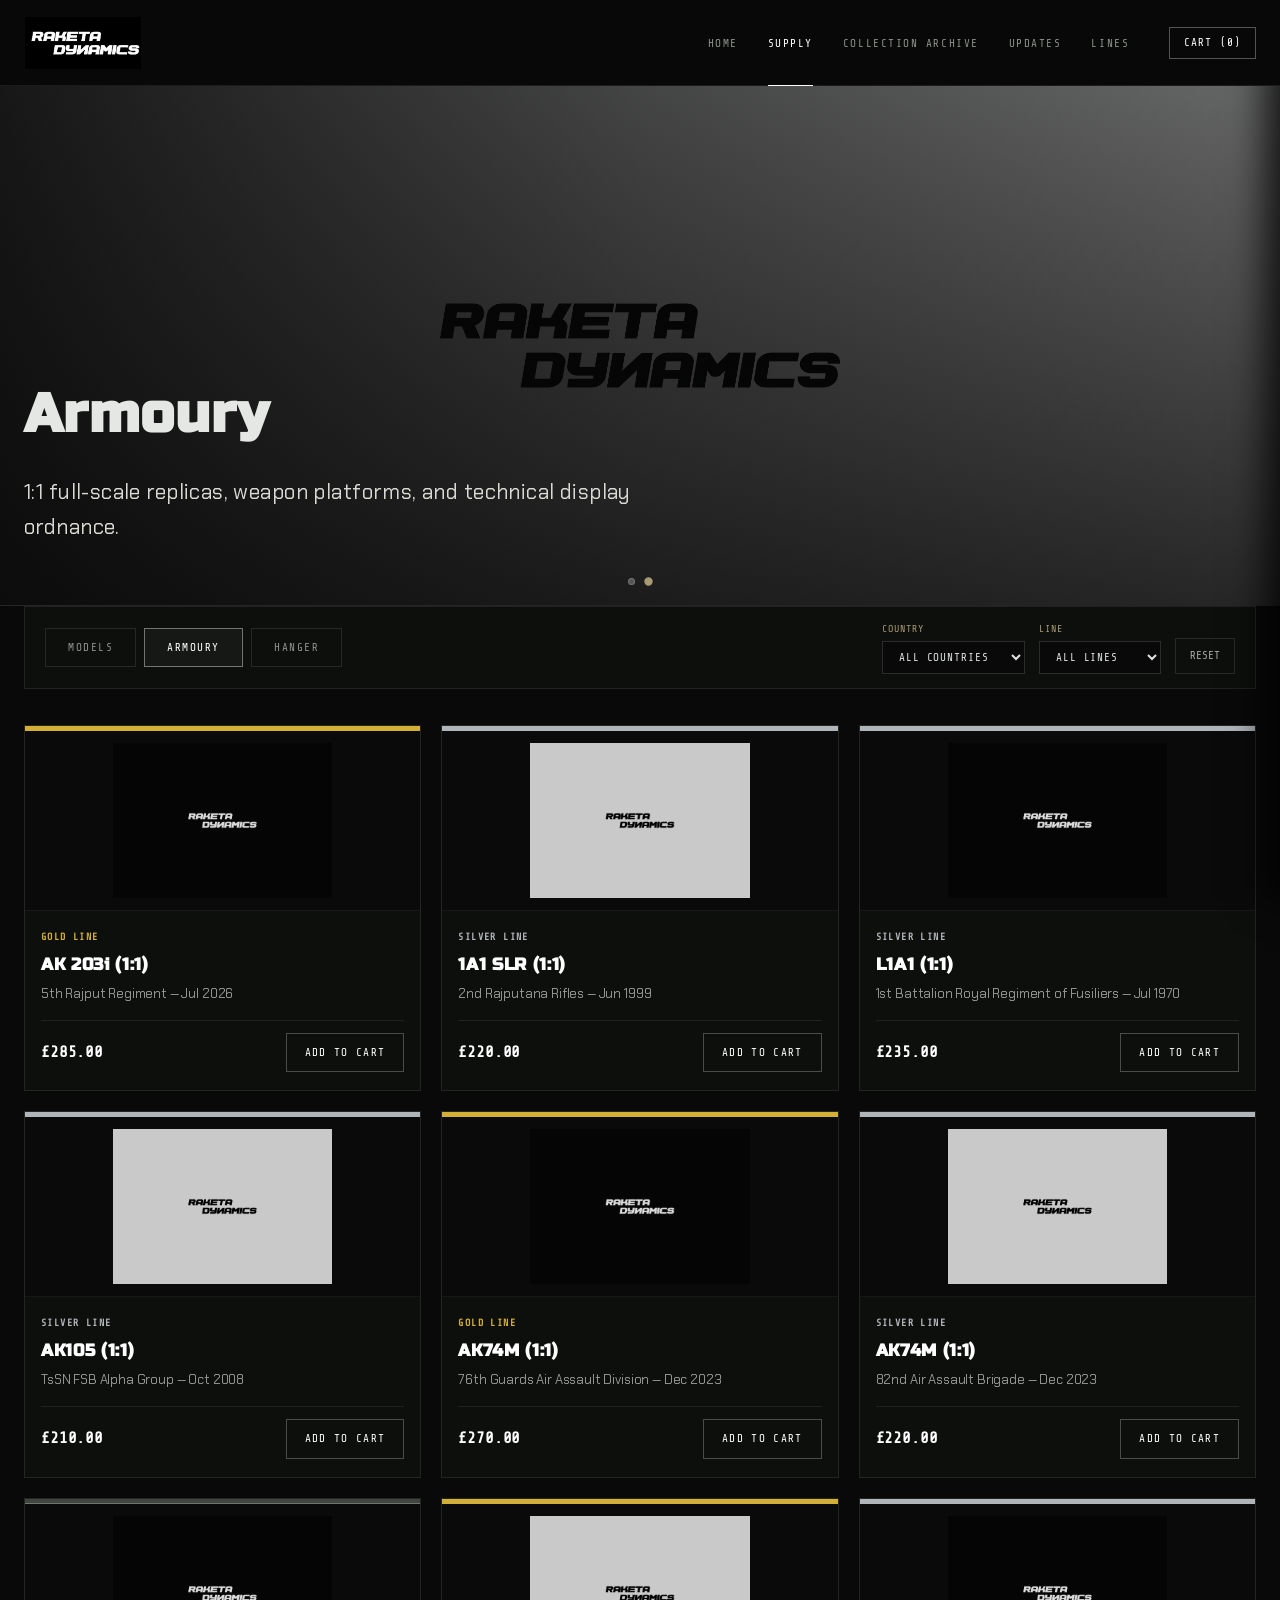
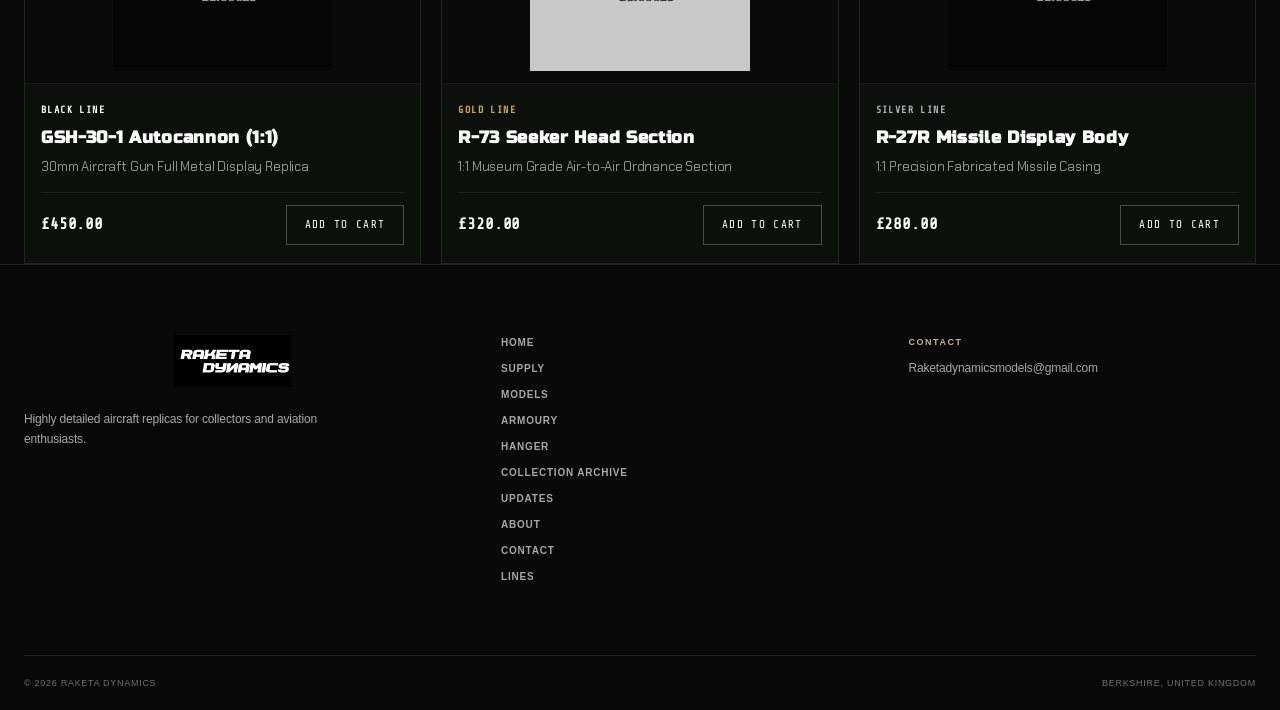
<file: armoury.html>
<!DOCTYPE html>
<html lang="en">
<head>
    <meta charset="UTF-8">
    <meta name="viewport" content="width=device-width, initial-scale=1.0">
    <meta name="description" content="Explore the Raketa Dynamics Armoury — 1:1 Scale Replicas and Technical Display Ordnance.">
    <title>Armoury | Raketa Dynamics</title>
    <link rel="stylesheet" href="style.css">
    <link rel="icon" type="image/png" href="logo.png">
</head>
<body>

    <!-- GLOBAL HEADER -->
    <header class="site-header">
        <div class="nav-container">
            <a href="index.html" class="brand">
                <img src="logo.png" alt="Raketa Dynamics">
            </a>

            <nav class="site-navigation" aria-label="Main navigation">
                <a href="index.html" class="site-navigation-link">HOME</a>

                <div class="site-navigation-item site-navigation-supply">
                    <a href="supply.html" class="site-navigation-link active">SUPPLY</a>
                    <div class="supply-dropdown">
                        <a href="models.html" class="dropdown-navigation-link">MODELS</a>
                        <a href="armoury.html" class="dropdown-navigation-link">ARMOURY</a>
                        <a href="hanger.html" class="dropdown-navigation-link">HANGER</a>
                    </div>
                </div>

                <a href="archive.html" class="site-navigation-link">COLLECTION ARCHIVE</a>

                <div class="site-navigation-item site-navigation-updates">
                    <a href="releases.html" class="site-navigation-link">UPDATES</a>
                    <div class="updates-dropdown">
                        <a href="releases.html" class="dropdown-navigation-link">RELEASES</a>
                        <a href="about.html" class="dropdown-navigation-link">ABOUT</a>
                        <a href="contact.html" class="dropdown-navigation-link">CONTACT</a>
                    </div>
                </div>

                <a href="lines.html" class="site-navigation-link">LINES</a>

                <button class="nav-cart-btn" type="button" onclick="toggleCart()">
                    CART (<span id="cart-counter">0</span>)
                </button>
            </nav>
        </div>
    </header>

    <main>
        <!-- PAGE HERO -->
        <section class="page-hero">
            <div class="page-hero-slideshow">
                <img class="hero-slide-image is-active" src="wip.png" alt="Raketa Dynamics">
                <img class="hero-slide-image" src="WIPwhite.png" alt="Raketa Dynamics">
            </div>
            <div class="page-hero-overlay"></div>
            <div class="container">
                <h1>Armoury</h1>
                <p class="large-text">1:1 full-scale replicas, weapon platforms, and technical display ordnance.</p>
            </div>
            <div class="page-hero-dots">
                <button class="page-hero-dot is-active" type="button" aria-label="Slide 1"></button>
                <button class="page-hero-dot" type="button" aria-label="Slide 2"></button>
            </div>
        </section>

        <!-- ARMOURY SHOP -->
        <section class="supply-shop-section">
            <div class="container">
                
                <!-- TOP CONTROLS: 3 TABS & FILTERS -->
                <div class="archive-control-bar">
                    <div class="archive-tabs-wrapper">
                        <a href="models.html" class="archive-tab-btn">
                            <span class="tab-code">01</span>
                            <span class="tab-name">MODELS</span>
                        </a>
                        <a href="armoury.html" class="archive-tab-btn is-active">
                            <span class="tab-code">02</span>
                            <span class="tab-name">ARMOURY</span>
                        </a>
                        <a href="hanger.html" class="archive-tab-btn">
                            <span class="tab-code">03</span>
                            <span class="tab-name">HANGER</span>
                        </a>
                    </div>

                    <div class="archive-filter-panel">
                        <div class="filter-group">
                            <label for="filter-country">COUNTRY</label>
                            <select id="filter-country" class="archive-select">
                                <option value="all">ALL COUNTRIES</option>
                                <option value="india">INDIA</option>
                                <option value="russia">RUSSIA</option>
                                <option value="ukraine">UKRAINE</option>
                                <option value="uk">UNITED KINGDOM</option>
                            </select>
                        </div>

                        <div class="filter-group">
                            <label for="filter-line">LINE</label>
                            <select id="filter-line" class="archive-select">
                                <option value="all">ALL LINES</option>
                                <option value="silver">SILVER LINE</option>
                                <option value="gold">GOLD LINE</option>
                                <option value="black">BLACK LINE</option>
                            </select>
                        </div>

                        <button id="filter-reset-btn" class="archive-reset-btn" type="button" onclick="resetFilters()">RESET</button>
                    </div>
                </div>

                <!-- 3-COLUMN PRODUCT GRID -->
                <div class="shop-product-grid">

                    <!-- AK 203i — 5th Rajput Regiment — GOLD LINE -->
                    <div class="shop-product-card" data-country="india" data-line="gold">
                        <div class="product-line-stripe stripe-gold"></div>
                        <div class="product-img-box"><img src="wip.png" alt="AK 203i"></div>
                        <div class="product-info-box">
                            <div class="product-line-tag tag-gold">GOLD LINE</div>
                            <h4 class="product-title">AK 203i (1:1)</h4>
                            <p class="product-spec">5th Rajput Regiment — Jul 2026</p>
                            <div class="product-buy-row">
                                <span class="product-price">£285.00</span>
                                <button class="btn-add-cart" type="button" onclick="addToCart('AK 203i 5th Rajput (Gold Line)', 285.00, 'Gold Line')">ADD TO CART</button>
                            </div>
                        </div>
                    </div>

                    <!-- 1A1 SLR — 2nd Rajputana Rifles — SILVER LINE -->
                    <div class="shop-product-card" data-country="india" data-line="silver">
                        <div class="product-line-stripe stripe-silver"></div>
                        <div class="product-img-box"><img src="WIPwhite.png" alt="1A1 SLR"></div>
                        <div class="product-info-box">
                            <div class="product-line-tag tag-silver">SILVER LINE</div>
                            <h4 class="product-title">1A1 SLR (1:1)</h4>
                            <p class="product-spec">2nd Rajputana Rifles — Jun 1999</p>
                            <div class="product-buy-row">
                                <span class="product-price">£220.00</span>
                                <button class="btn-add-cart" type="button" onclick="addToCart('1A1 SLR 2nd Rajputana (Silver Line)', 220.00, 'Silver Line')">ADD TO CART</button>
                            </div>
                        </div>
                    </div>

                    <!-- L1A1 — 1st Bn Royal Regiment of Fusiliers — SILVER LINE -->
                    <div class="shop-product-card" data-country="uk" data-line="silver">
                        <div class="product-line-stripe stripe-silver"></div>
                        <div class="product-img-box"><img src="wip.png" alt="L1A1"></div>
                        <div class="product-info-box">
                            <div class="product-line-tag tag-silver">SILVER LINE</div>
                            <h4 class="product-title">L1A1 (1:1)</h4>
                            <p class="product-spec">1st Battalion Royal Regiment of Fusiliers — Jul 1970</p>
                            <div class="product-buy-row">
                                <span class="product-price">£235.00</span>
                                <button class="btn-add-cart" type="button" onclick="addToCart('L1A1 Royal Fusiliers (Silver Line)', 235.00, 'Silver Line')">ADD TO CART</button>
                            </div>
                        </div>
                    </div>

                    <!-- AK105 — TsSN FSB Alpha Group — SILVER LINE -->
                    <div class="shop-product-card" data-country="russia" data-line="silver">
                        <div class="product-line-stripe stripe-silver"></div>
                        <div class="product-img-box"><img src="WIPwhite.png" alt="AK105"></div>
                        <div class="product-info-box">
                            <div class="product-line-tag tag-silver">SILVER LINE</div>
                            <h4 class="product-title">AK105 (1:1)</h4>
                            <p class="product-spec">TsSN FSB Alpha Group — Oct 2008</p>
                            <div class="product-buy-row">
                                <span class="product-price">£210.00</span>
                                <button class="btn-add-cart" type="button" onclick="addToCart('AK105 FSB Alpha (Silver Line)', 210.00, 'Silver Line')">ADD TO CART</button>
                            </div>
                        </div>
                    </div>

                    <!-- AK74M — 76th Guards Air Assault Division — GOLD LINE -->
                    <div class="shop-product-card" data-country="russia" data-line="gold">
                        <div class="product-line-stripe stripe-gold"></div>
                        <div class="product-img-box"><img src="wip.png" alt="AK74M 76th Guards"></div>
                        <div class="product-info-box">
                            <div class="product-line-tag tag-gold">GOLD LINE</div>
                            <h4 class="product-title">AK74M (1:1)</h4>
                            <p class="product-spec">76th Guards Air Assault Division — Dec 2023</p>
                            <div class="product-buy-row">
                                <span class="product-price">£270.00</span>
                                <button class="btn-add-cart" type="button" onclick="addToCart('AK74M 76th Guards (Gold Line)', 270.00, 'Gold Line')">ADD TO CART</button>
                            </div>
                        </div>
                    </div>

                    <!-- AK74M — 82nd Air Assault Brigade — SILVER LINE -->
                    <div class="shop-product-card" data-country="ukraine" data-line="silver">
                        <div class="product-line-stripe stripe-silver"></div>
                        <div class="product-img-box"><img src="WIPwhite.png" alt="AK74M 82nd Air Assault"></div>
                        <div class="product-info-box">
                            <div class="product-line-tag tag-silver">SILVER LINE</div>
                            <h4 class="product-title">AK74M (1:1)</h4>
                            <p class="product-spec">82nd Air Assault Brigade — Dec 2023</p>
                            <div class="product-buy-row">
                                <span class="product-price">£220.00</span>
                                <button class="btn-add-cart" type="button" onclick="addToCart('AK74M 82nd Air Assault (Silver Line)', 220.00, 'Silver Line')">ADD TO CART</button>
                            </div>
                        </div>
                    </div>

                    <!-- GSH-30-1 Autocannon — BLACK LINE -->
                    <div class="shop-product-card" data-country="russia" data-line="black">
                        <div class="product-line-stripe stripe-black"></div>
                        <div class="product-img-box"><img src="wip.png" alt="GSH-30-1 Autocannon"></div>
                        <div class="product-info-box">
                            <div class="product-line-tag tag-black">BLACK LINE</div>
                            <h4 class="product-title">GSH-30-1 Autocannon (1:1)</h4>
                            <p class="product-spec">30mm Aircraft Gun Full Metal Display Replica</p>
                            <div class="product-buy-row">
                                <span class="product-price">£450.00</span>
                                <button class="btn-add-cart" type="button" onclick="addToCart('GSH-30-1 Autocannon 1:1', 450.00, 'Black Line')">ADD TO CART</button>
                            </div>
                        </div>
                    </div>

                    <!-- R-73 Seeker Head Section — GOLD LINE -->
                    <div class="shop-product-card" data-country="india" data-line="gold">
                        <div class="product-line-stripe stripe-gold"></div>
                        <div class="product-img-box"><img src="WIPwhite.png" alt="R-73 Seeker Head"></div>
                        <div class="product-info-box">
                            <div class="product-line-tag tag-gold">GOLD LINE</div>
                            <h4 class="product-title">R-73 Seeker Head Section</h4>
                            <p class="product-spec">1:1 Museum Grade Air-to-Air Ordnance Section</p>
                            <div class="product-buy-row">
                                <span class="product-price">£320.00</span>
                                <button class="btn-add-cart" type="button" onclick="addToCart('R-73 Seeker Head 1:1', 320.00, 'Gold Line')">ADD TO CART</button>
                            </div>
                        </div>
                    </div>

                    <!-- R-27R Missile Body — SILVER LINE -->
                    <div class="shop-product-card" data-country="ukraine" data-line="silver">
                        <div class="product-line-stripe stripe-silver"></div>
                        <div class="product-img-box"><img src="wip.png" alt="R-27R Missile Casing"></div>
                        <div class="product-info-box">
                            <div class="product-line-tag tag-silver">SILVER LINE</div>
                            <h4 class="product-title">R-27R Missile Display Body</h4>
                            <p class="product-spec">1:1 Precision Fabricated Missile Casing</p>
                            <div class="product-buy-row">
                                <span class="product-price">£280.00</span>
                                <button class="btn-add-cart" type="button" onclick="addToCart('R-27R Missile Body 1:1', 280.00, 'Silver Line')">ADD TO CART</button>
                            </div>
                        </div>
                    </div>

                </div>
            </div>
        </section>
    </main>

    <!-- SHOPPING CART SLIDE-OUT DRAWER -->
    <div id="cart-drawer" class="cart-drawer">
        <div class="cart-header">
            <h3>ACQUISITION CART</h3>
            <button class="cart-close-btn" type="button" onclick="toggleCart()">✕</button>
        </div>
        <div id="cart-items" class="cart-items-container"></div>
        <div class="cart-footer">
            <div class="cart-total-row">
                <span>SUBTOTAL</span>
                <span id="cart-total">£0.00</span>
            </div>
            <button class="cart-checkout-btn" type="button" onclick="alert('Checkout integration in progress.')">PROCEED TO ACQUISITION</button>
        </div>
    </div>
    <div id="cart-backdrop" class="cart-backdrop" onclick="toggleCart()"></div>

    <!-- FOOTER -->
    <footer class="site-footer">
        <div class="container footer-grid">
            <div>
                <a href="index.html" class="brand footer-brand"><img src="logo.png" alt="Raketa Dynamics"></a>
                <p>Highly detailed aircraft replicas for collectors and aviation enthusiasts.</p>
            </div>
            <div class="footer-links">
                <a href="index.html">Home</a>
                <a href="supply.html">Supply</a>
                <a href="models.html">Models</a>
                <a href="armoury.html">Armoury</a>
                <a href="hanger.html">Hanger</a>
                <a href="archive.html">Collection Archive</a>
                <a href="releases.html">Updates</a>
                <a href="about.html">About</a>
                <a href="contact.html">Contact</a>
                <a href="lines.html">Lines</a>
            </div>
            <div class="footer-contact">
                <span>CONTACT</span>
                <a href="mailto:Raketadynamicsmodels@gmail.com">Raketadynamicsmodels@gmail.com</a>
            </div>
        </div>
        <div class="container footer-bottom">
            <span>© 2026 Raketa Dynamics</span>
            <span>Berkshire, United Kingdom</span>
        </div>
    </footer>

    <script src="hero-slideshow.js"></script>
    <script src="cart.js"></script>
    <script>
        function applyFilters() {
            const selectedCountry = document.getElementById('filter-country').value;
            const selectedLine = document.getElementById('filter-line').value;

            document.querySelectorAll('.shop-product-card').forEach(card => {
                const cCountry = card.dataset.country;
                const cLine = card.dataset.line;
                const matchCountry = (selectedCountry === 'all' || selectedCountry === cCountry);
                const matchLine = (selectedLine === 'all' || selectedLine === cLine);

                card.style.display = (matchCountry && matchLine) ? 'flex' : 'none';
            });
        }

        function resetFilters() {
            document.getElementById('filter-country').value = 'all';
            document.getElementById('filter-line').value = 'all';
            applyFilters();
        }

        document.getElementById('filter-country').addEventListener('change', applyFilters);
        document.getElementById('filter-line').addEventListener('change', applyFilters);
    </script>
</body>
</html>
</file>
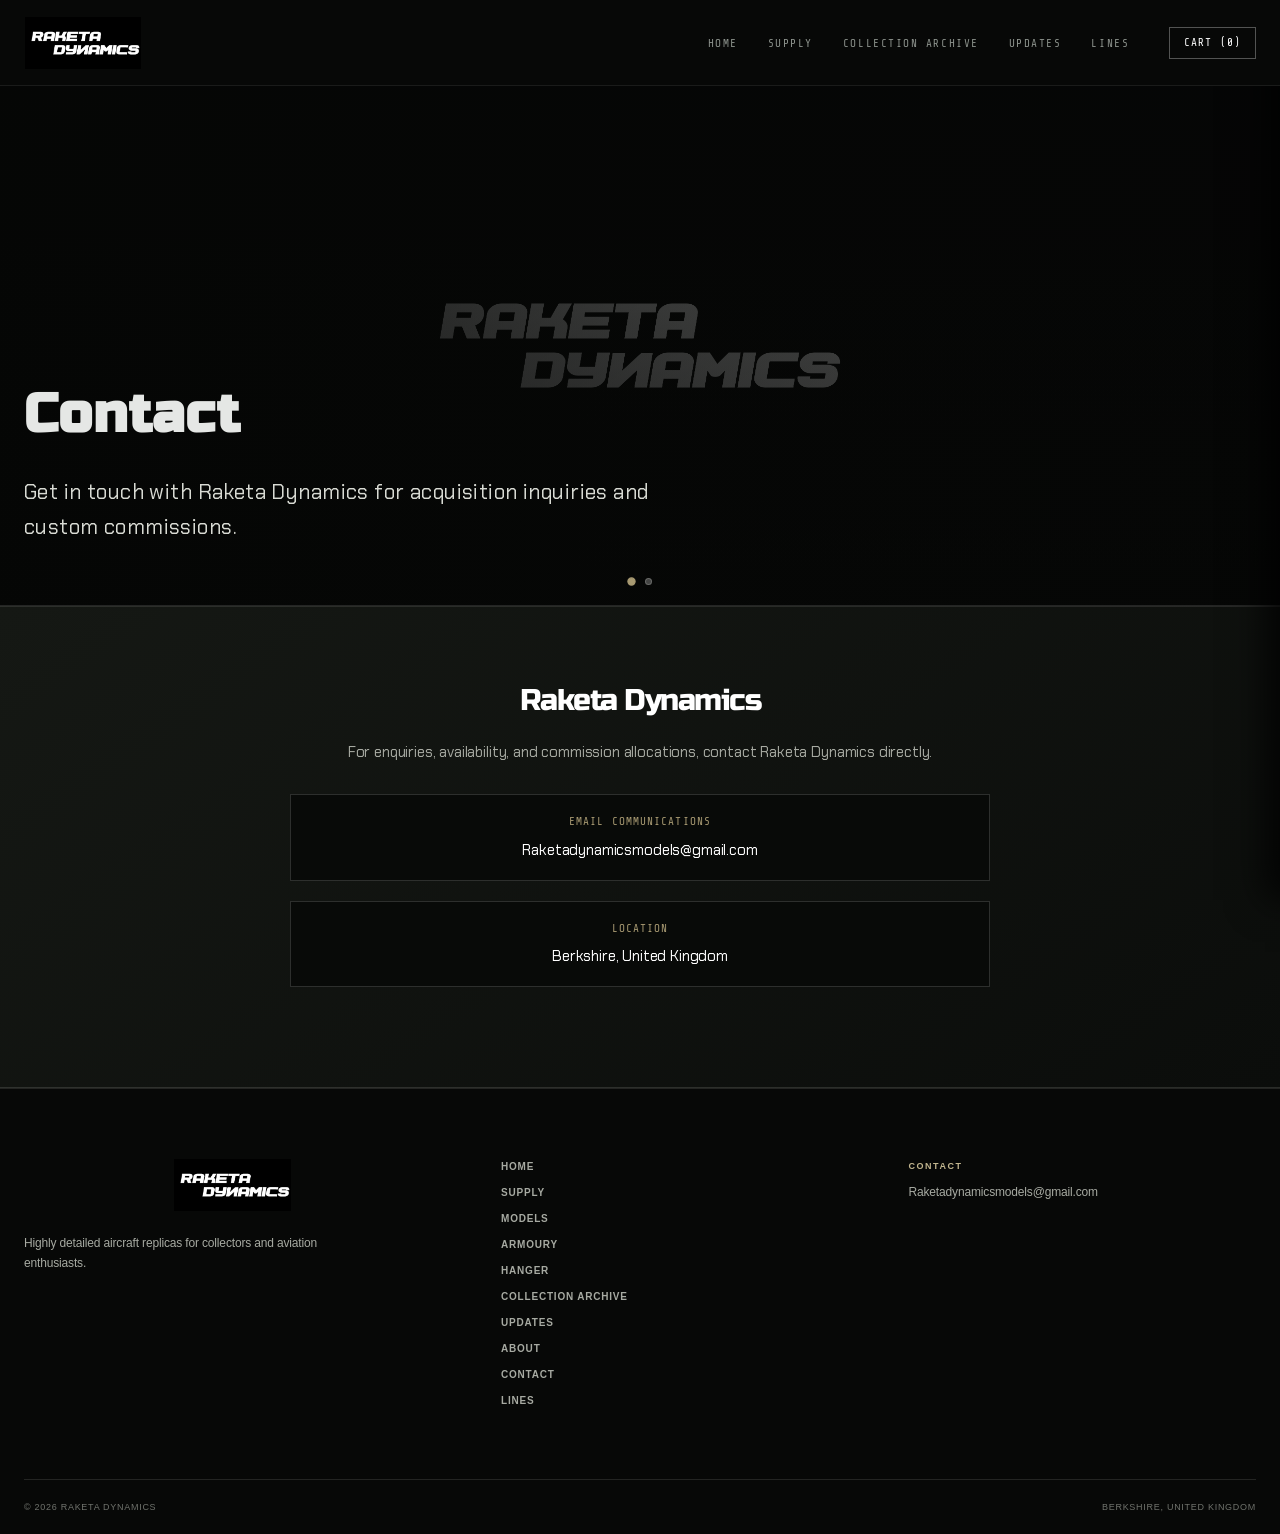
<file: contact.html>
<!DOCTYPE html>
<html lang="en">

<head>
    <meta charset="UTF-8">
    <meta name="viewport" content="width=device-width, initial-scale=1.0">
    <meta name="description" content="Contact Raketa Dynamics for aircraft replica enquiries and collector information.">
    <title>Raketa Dynamics | Contact</title>
    <link rel="stylesheet" href="style.css">
    <link rel="icon" type="image/png" href="logo.png">
</head>

<body>

<!-- =====================================================
     FIXED HEADER
====================================================== -->
<header class="site-header">
    <div class="nav-container">
        <a href="index.html" class="brand">
            <img src="logo.png" alt="Raketa Dynamics">
        </a>

        <nav class="site-navigation" aria-label="Main navigation">
            <a href="index.html" class="site-navigation-link">HOME</a>

            <div class="site-navigation-item site-navigation-supply">
                <a href="supply.html" class="site-navigation-link">SUPPLY</a>
                <div class="supply-dropdown">
                    <a href="models.html" class="dropdown-navigation-link">MODELS</a>
                    <a href="armoury.html" class="dropdown-navigation-link">ARMOURY</a>
                    <a href="hanger.html" class="dropdown-navigation-link">HANGER</a>
                </div>
            </div>

            <a href="archive.html" class="site-navigation-link">COLLECTION ARCHIVE</a>

            <div class="site-navigation-item site-navigation-updates">
                <a href="releases.html" class="site-navigation-link">UPDATES</a>
                <div class="updates-dropdown">
                    <a href="releases.html" class="dropdown-navigation-link">RELEASES</a>
                    <a href="about.html" class="dropdown-navigation-link">ABOUT</a>
                    <a href="contact.html" class="dropdown-navigation-link active">CONTACT</a>
                </div>
            </div>

            <a href="lines.html" class="site-navigation-link">LINES</a>

            <button class="nav-cart-btn" type="button" onclick="toggleCart()">
                CART (<span id="cart-counter">0</span>)
            </button>
        </nav>
    </div>
</header>

<!-- =====================================================
     MAIN
====================================================== -->
<main>

    <!-- CONTACT HERO -->
    <section class="page-hero">
        <div class="page-hero-slideshow">
            <img class="hero-slide-image is-active" src="wip.png" alt="Raketa Dynamics">
            <img class="hero-slide-image" src="WIPwhite.png" alt="Raketa Dynamics">
        </div>
        <div class="page-hero-overlay"></div>
        <div class="container">
            <h1>Contact</h1>
            <p class="large-text">Get in touch with Raketa Dynamics for acquisition inquiries and custom commissions.</p>
        </div>
        <div class="page-hero-dots">
            <button class="page-hero-dot is-active" type="button" aria-label="Slide 1"></button>
            <button class="page-hero-dot" type="button" aria-label="Slide 2"></button>
        </div>
    </section>

    <!-- CONTACT CONTENT -->
    <section class="contact-section" style="padding: 60px 0 100px;">
        <div class="container">
            <div class="contact-content" style="max-width: 700px;">
                <h2 style="font-family: 'Russo One', sans-serif; font-size: 30px; margin-bottom: 14px; color: #ffffff;">
                    Raketa Dynamics
                </h2>

                <p style="font-family: 'Chakra Petch', sans-serif; font-size: 15px; color: var(--text-muted, #a0a5a0); line-height: 1.6; margin-bottom: 30px;">
                    For enquiries, availability, and commission allocations, contact Raketa Dynamics directly.
                </p>

                <div class="contact-details" style="display: flex; flex-direction: column; gap: 20px;">
                    <div class="contact-detail" style="background: #080a08; border: 1px solid rgba(255,255,255,0.15); padding: 18px 24px;">
                        <span style="font-family: 'Share Tech Mono', monospace; font-size: 11px; color: var(--accent, #d4af37); display: block; margin-bottom: 6px; letter-spacing: 0.1em;">
                            EMAIL COMMUNICATIONS
                        </span>
                        <a href="mailto:Raketadynamicsmodels@gmail.com" style="font-family: 'Chakra Petch', sans-serif; font-size: 15px; color: #ffffff; text-decoration: none;">
                            Raketadynamicsmodels@gmail.com
                        </a>
                    </div>

                    <div class="contact-detail" style="background: #080a08; border: 1px solid rgba(255,255,255,0.15); padding: 18px 24px;">
                        <span style="font-family: 'Share Tech Mono', monospace; font-size: 11px; color: var(--accent, #d4af37); display: block; margin-bottom: 6px; letter-spacing: 0.1em;">
                            LOCATION
                        </span>
                        <p style="font-family: 'Chakra Petch', sans-serif; font-size: 15px; color: #ffffff; margin: 0;">
                            Berkshire, United Kingdom
                        </p>
                    </div>
                </div>
            </div>
        </div>
    </section>

</main>

<!-- =====================================================
     FOOTER
====================================================== -->
<footer class="site-footer">
    <div class="container footer-grid">
        <div>
            <a href="index.html" class="brand footer-brand">
                <img src="logo.png" alt="Raketa Dynamics">
            </a>
            <p>Highly detailed aircraft replicas for collectors and aviation enthusiasts.</p>
        </div>

        <div class="footer-links">
            <a href="index.html">Home</a>
            <a href="supply.html">Supply</a>
            <a href="models.html">Models</a>
            <a href="armoury.html">Armoury</a>
            <a href="hanger.html">Hanger</a>
            <a href="archive.html">Collection Archive</a>
            <a href="releases.html">Updates</a>
            <a href="about.html">About</a>
            <a href="contact.html">Contact</a>
            <a href="lines.html">Lines</a>
        </div>

        <div class="footer-contact">
            <span>CONTACT</span>
            <a href="mailto:Raketadynamicsmodels@gmail.com">Raketadynamicsmodels@gmail.com</a>
        </div>
    </div>

    <div class="container footer-bottom">
        <span>© 2026 Raketa Dynamics</span>
        <span>Berkshire, United Kingdom</span>
    </div>
</footer>

<!-- SHOPPING CART SLIDE-OUT DRAWER -->
<div id="cart-drawer" class="cart-drawer">
    <div class="cart-header">
        <h3>ACQUISITION CART</h3>
        <button class="cart-close-btn" type="button" onclick="toggleCart()">✕</button>
    </div>
    <div id="cart-items" class="cart-items-container"></div>
    <div class="cart-footer">
        <div class="cart-total-row">
            <span>SUBTOTAL</span>
            <span id="cart-total">£0.00</span>
        </div>
        <button class="cart-checkout-btn" type="button" onclick="alert('Checkout integration in progress.')">PROCEED TO ACQUISITION</button>
    </div>
</div>
<div id="cart-backdrop" class="cart-backdrop" onclick="toggleCart()"></div>

<script src="hero-slideshow.js"></script>
<script src="cart.js"></script>
</body>

</html>
</file>
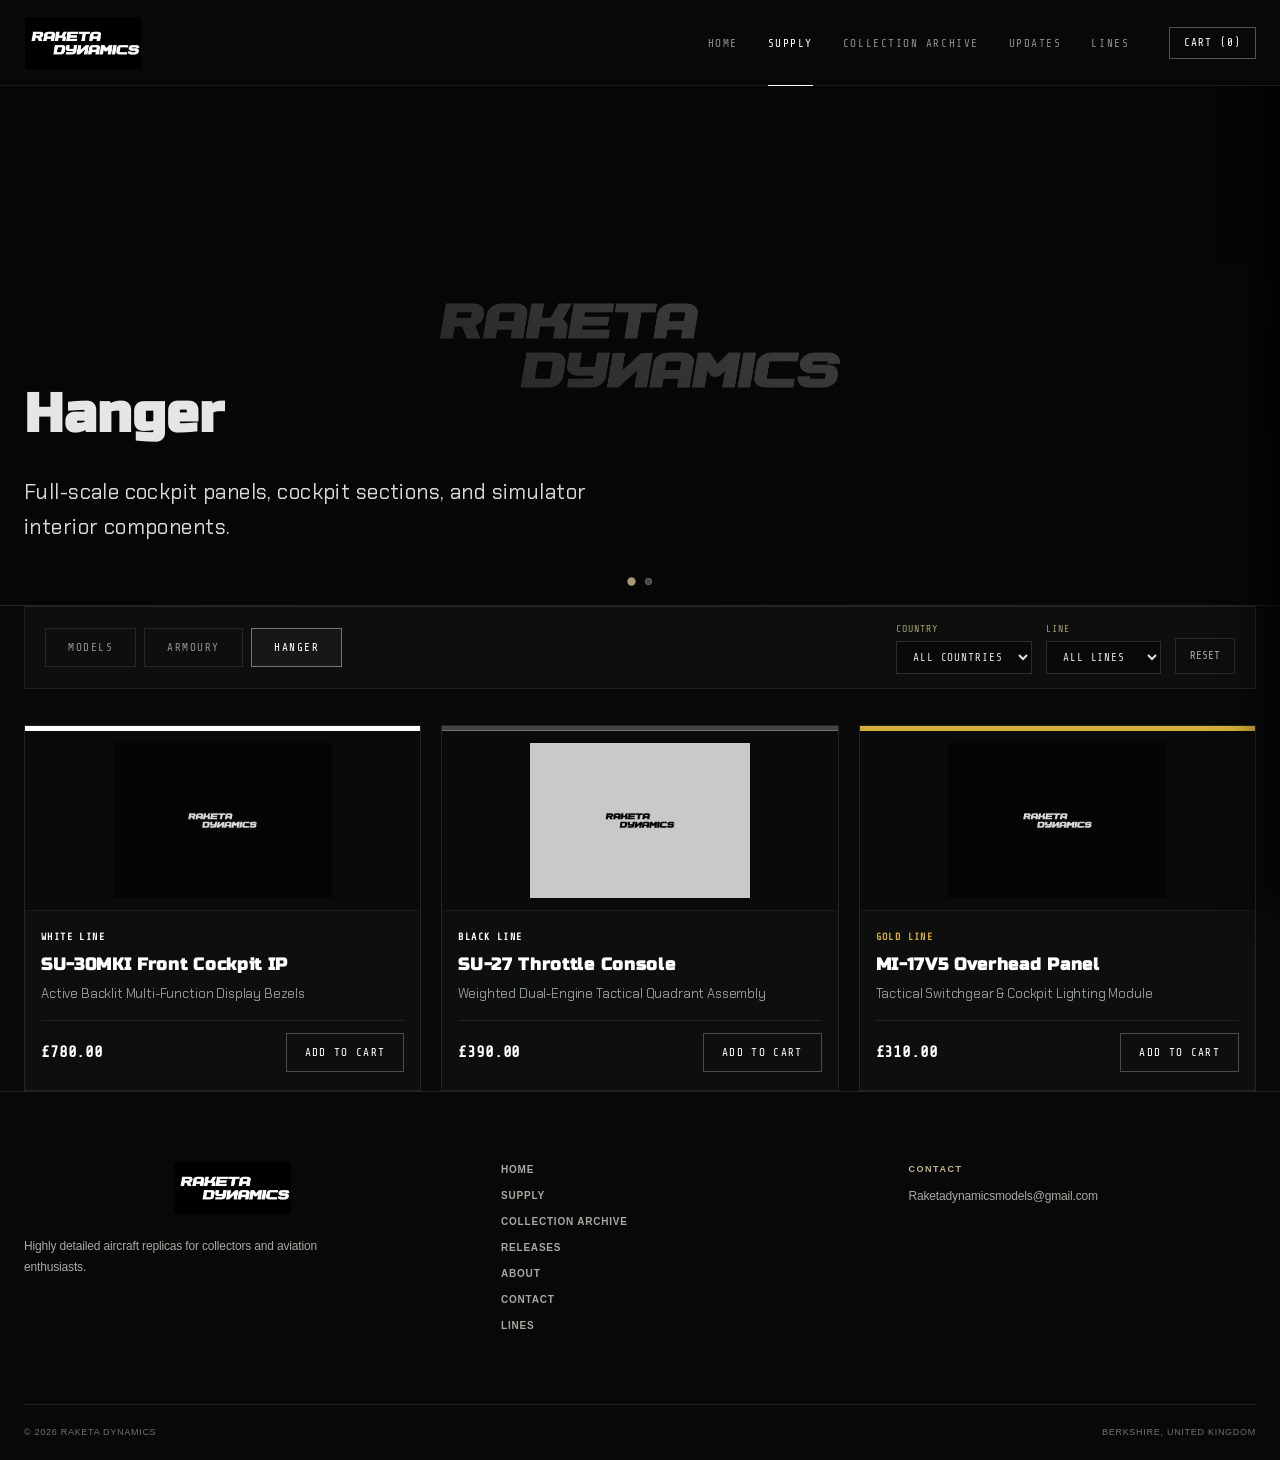
<file: hanger.html>
<!DOCTYPE html>
<html lang="en">
<head>
    <meta charset="UTF-8">
    <meta name="viewport" content="width=device-width, initial-scale=1.0">
    <meta name="description" content="Explore the Raketa Dynamics hanger collection.">
    <title>Hanger | Raketa Dynamics</title>
    <link rel="stylesheet" href="style.css">
    <link rel="icon" type="image/png" href="logo.png">
</head>
<body>

    <!-- GLOBAL HEADER -->
    <header class="site-header">
        <div class="nav-container">
            <a href="index.html" class="brand">
                <img src="logo.png" alt="Raketa Dynamics">
            </a>

            <nav class="site-navigation" aria-label="Main navigation">
                <a href="index.html" class="site-navigation-link">HOME</a>

                <div class="site-navigation-item site-navigation-supply">
                    <a href="supply.html" class="site-navigation-link active">SUPPLY</a>
                    <div class="supply-dropdown">
                        <a href="models.html" class="dropdown-navigation-link">MODELS</a>
                        <a href="armoury.html" class="dropdown-navigation-link">ARMOURY</a>
                        <a href="hanger.html" class="dropdown-navigation-link">HANGER</a>
                    </div>
                </div>

                <a href="archive.html" class="site-navigation-link">COLLECTION ARCHIVE</a>

                <div class="site-navigation-item site-navigation-updates">
                    <a href="releases.html" class="site-navigation-link">UPDATES</a>
                    <div class="updates-dropdown">
                        <a href="releases.html" class="dropdown-navigation-link">RELEASES</a>
                        <a href="about.html" class="dropdown-navigation-link">ABOUT</a>
                        <a href="contact.html" class="dropdown-navigation-link">CONTACT</a>
                    </div>
                </div>

                <a href="lines.html" class="site-navigation-link">LINES</a>

                <button class="nav-cart-btn" type="button" onclick="toggleCart()">
                    CART (<span id="cart-counter">0</span>)
                </button>
            </nav>
        </div>
    </header>

    <main>
        <!-- PAGE HERO -->
        <section class="page-hero">
            <div class="page-hero-slideshow">
                <img class="hero-slide-image is-active" src="wip.png" alt="Raketa Dynamics">
                <img class="hero-slide-image" src="WIPwhite.png" alt="Raketa Dynamics">
            </div>
            <div class="page-hero-overlay"></div>
            <div class="container">
                <h1>Hanger</h1>
                <p class="large-text">Full-scale cockpit panels, cockpit sections, and simulator interior components.</p>
            </div>
            <div class="page-hero-dots">
                <button class="page-hero-dot is-active" type="button" aria-label="Slide 1"></button>
                <button class="page-hero-dot" type="button" aria-label="Slide 2"></button>
            </div>
        </section>

        <!-- HANGER SHOP -->
        <section class="supply-shop-section">
            <div class="container">
                
                <!-- TOP CONTROLS: 3 TABS & FILTERS -->
                <div class="archive-control-bar">
                    <div class="archive-tabs-wrapper">
                        <a href="models.html" class="archive-tab-btn">
                            <span class="tab-code">01</span>
                            <span class="tab-name">MODELS</span>
                        </a>
                        <a href="armoury.html" class="archive-tab-btn">
                            <span class="tab-code">02</span>
                            <span class="tab-name">ARMOURY</span>
                        </a>
                        <a href="hanger.html" class="archive-tab-btn is-active">
                            <span class="tab-code">03</span>
                            <span class="tab-name">HANGER</span>
                        </a>
                    </div>

                    <div class="archive-filter-panel">
                        <div class="filter-group">
                            <label for="filter-country">COUNTRY</label>
                            <select id="filter-country" class="archive-select">
                                <option value="all">ALL COUNTRIES</option>
                                <option value="india">INDIA</option>
                                <option value="russia">RUSSIA</option>
                            </select>
                        </div>

                        <div class="filter-group">
                            <label for="filter-line">LINE</label>
                            <select id="filter-line" class="archive-select">
                                <option value="all">ALL LINES</option>
                                <option value="gold">GOLD LINE</option>
                                <option value="white">WHITE LINE</option>
                                <option value="black">BLACK LINE</option>
                            </select>
                        </div>

                        <button id="filter-reset-btn" class="archive-reset-btn" type="button" onclick="resetFilters()">RESET</button>
                    </div>
                </div>

                <!-- 3-COLUMN PRODUCT GRID -->
                <div class="shop-product-grid">
                    
                    <div class="shop-product-card" data-country="india" data-line="white">
                        <div class="product-line-stripe stripe-white"></div>
                        <div class="product-img-box"><img src="wip.png" alt="SU-30MKI Front IP"></div>
                        <div class="product-info-box">
                            <div class="product-line-tag tag-white">WHITE LINE</div>
                            <h4 class="product-title">SU-30MKI Front Cockpit IP</h4>
                            <p class="product-spec">Active Backlit Multi-Function Display Bezels</p>
                            <div class="product-buy-row">
                                <span class="product-price">£780.00</span>
                                <button class="btn-add-cart" type="button" onclick="addToCart('SU-30MKI Cockpit IP', 780.00, 'White Line')">ADD TO CART</button>
                            </div>
                        </div>
                    </div>

                    <div class="shop-product-card" data-country="russia" data-line="black">
                        <div class="product-line-stripe stripe-black"></div>
                        <div class="product-img-box"><img src="WIPwhite.png" alt="SU-27 Left Console"></div>
                        <div class="product-info-box">
                            <div class="product-line-tag tag-black">BLACK LINE</div>
                            <h4 class="product-title">SU-27 Throttle Console</h4>
                            <p class="product-spec">Weighted Dual-Engine Tactical Quadrant Assembly</p>
                            <div class="product-buy-row">
                                <span class="product-price">£390.00</span>
                                <button class="btn-add-cart" type="button" onclick="addToCart('SU-27 Throttle Console', 390.00, 'Black Line')">ADD TO CART</button>
                            </div>
                        </div>
                    </div>

                    <div class="shop-product-card" data-country="india" data-line="gold">
                        <div class="product-line-stripe stripe-gold"></div>
                        <div class="product-img-box"><img src="wip.png" alt="MI-17V5 Overhead Panel"></div>
                        <div class="product-info-box">
                            <div class="product-line-tag tag-gold">GOLD LINE</div>
                            <h4 class="product-title">MI-17V5 Overhead Panel</h4>
                            <p class="product-spec">Tactical Switchgear & Cockpit Lighting Module</p>
                            <div class="product-buy-row">
                                <span class="product-price">£310.00</span>
                                <button class="btn-add-cart" type="button" onclick="addToCart('MI-17V5 Overhead Panel', 310.00, 'Gold Line')">ADD TO CART</button>
                            </div>
                        </div>
                    </div>

                </div>

            </div>
        </section>
    </main>

    <!-- SHOPPING CART SLIDE-OUT DRAWER -->
    <div id="cart-drawer" class="cart-drawer">
        <div class="cart-header">
            <h3>ACQUISITION CART</h3>
            <button class="cart-close-btn" type="button" onclick="toggleCart()">✕</button>
        </div>
        <div id="cart-items" class="cart-items-container"></div>
        <div class="cart-footer">
            <div class="cart-total-row">
                <span>SUBTOTAL</span>
                <span id="cart-total">£0.00</span>
            </div>
            <button class="cart-checkout-btn" type="button" onclick="alert('Checkout integration in progress.')">PROCEED TO ACQUISITION</button>
        </div>
    </div>
    <div id="cart-backdrop" class="cart-backdrop" onclick="toggleCart()"></div>

    <!-- FOOTER -->
    <footer class="site-footer">
        <div class="container footer-grid">
            <div>
                <a href="index.html" class="brand footer-brand"><img src="logo.png" alt="Raketa Dynamics"></a>
                <p>Highly detailed aircraft replicas for collectors and aviation enthusiasts.</p>
            </div>
            <div class="footer-links">
                <a href="index.html">Home</a>
                <a href="supply.html">Supply</a>
                <a href="archive.html">Collection Archive</a>
                <a href="releases.html">Releases</a>
                <a href="about.html">About</a>
                <a href="contact.html">Contact</a>
                <a href="lines.html">Lines</a>
            </div>
            <div class="footer-contact">
                <span>CONTACT</span>
                <a href="mailto:Raketadynamicsmodels@gmail.com">Raketadynamicsmodels@gmail.com</a>
            </div>
        </div>
        <div class="container footer-bottom">
            <span>© 2026 Raketa Dynamics</span>
            <span>Berkshire, United Kingdom</span>
        </div>
    </footer>

    <script src="hero-slideshow.js"></script>
    <script src="cart.js"></script>
    <script>
        function applyFilters() {
            const selectedCountry = document.getElementById('filter-country').value;
            const selectedLine = document.getElementById('filter-line').value;

            document.querySelectorAll('.shop-product-card').forEach(card => {
                const cCountry = card.dataset.country;
                const cLine = card.dataset.line;
                const matchCountry = (selectedCountry === 'all' || selectedCountry === cCountry);
                const matchLine = (selectedLine === 'all' || selectedLine === cLine);

                card.style.display = (matchCountry && matchLine) ? 'flex' : 'none';
            });
        }

        function resetFilters() {
            document.getElementById('filter-country').value = 'all';
            document.getElementById('filter-line').value = 'all';
            applyFilters();
        }

        document.getElementById('filter-country').addEventListener('change', applyFilters);
        document.getElementById('filter-line').addEventListener('change', applyFilters);
    </script>
</body>
</html>
</file>
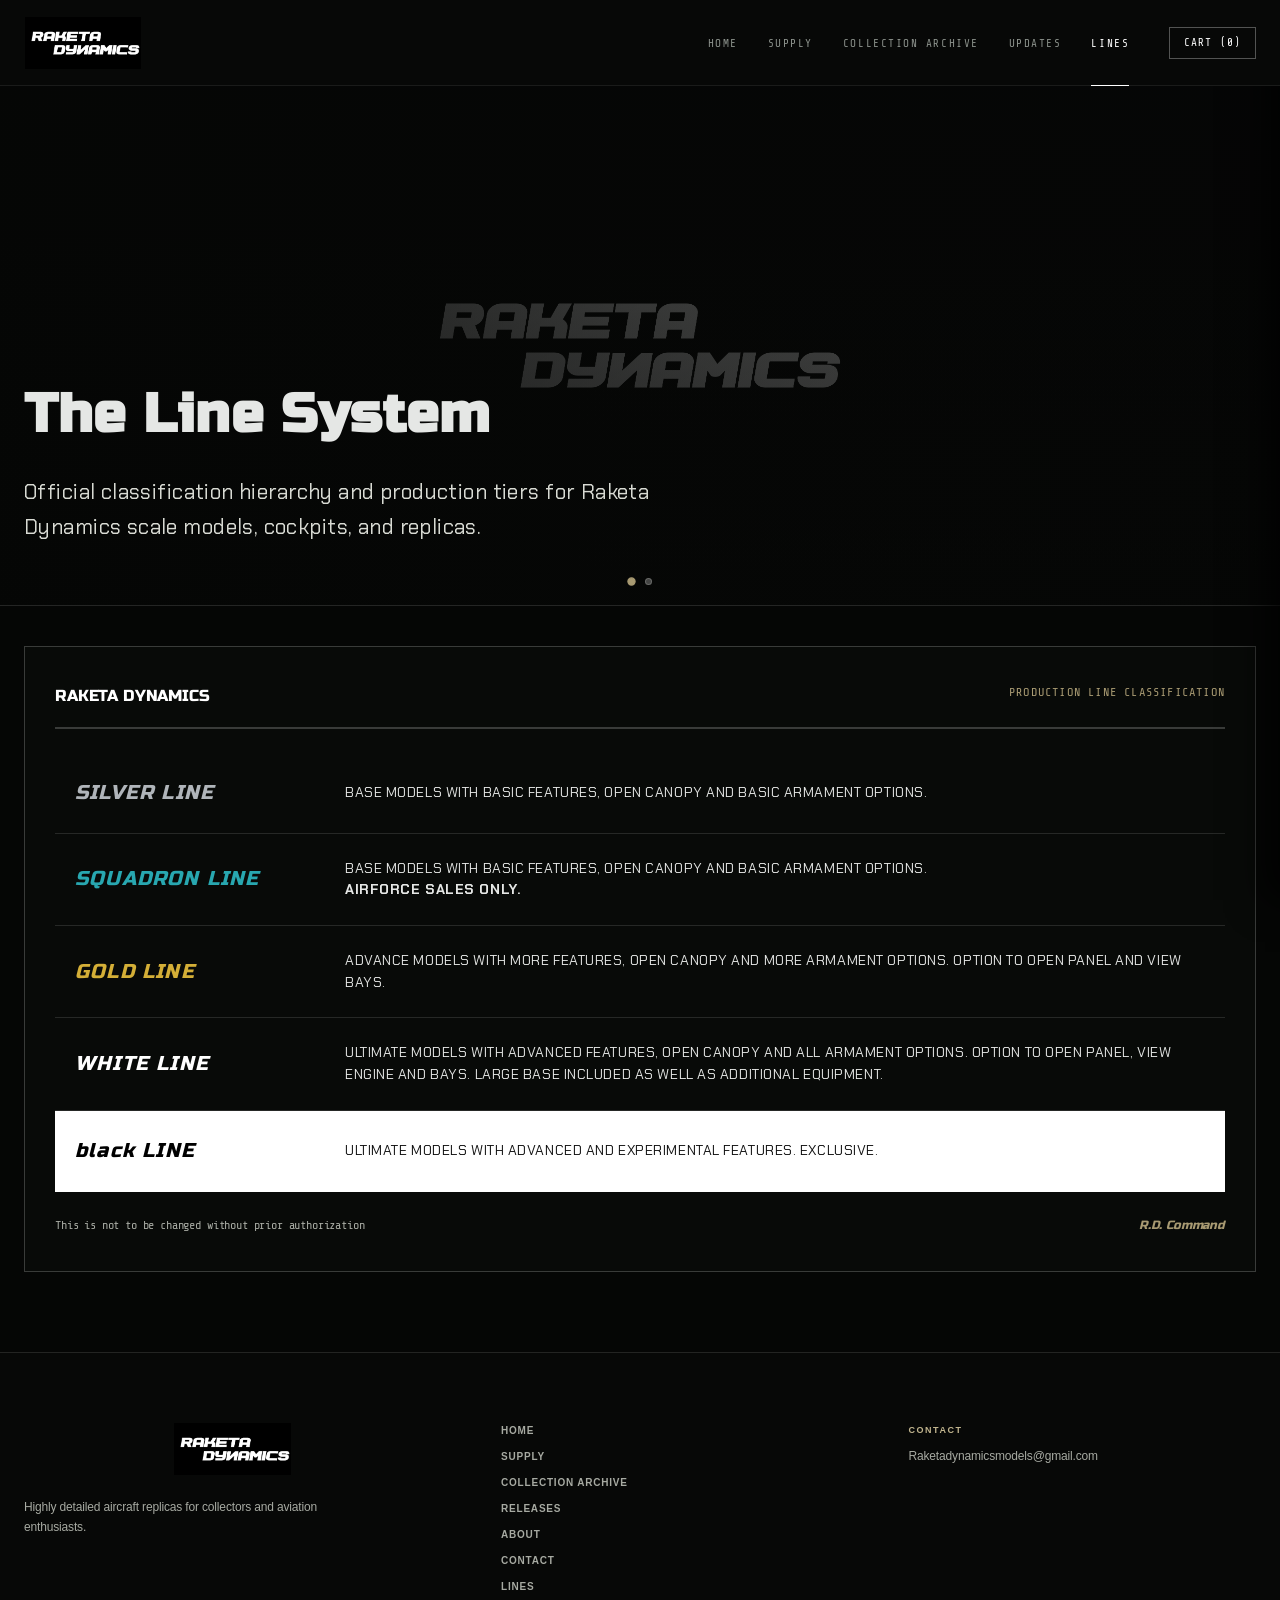
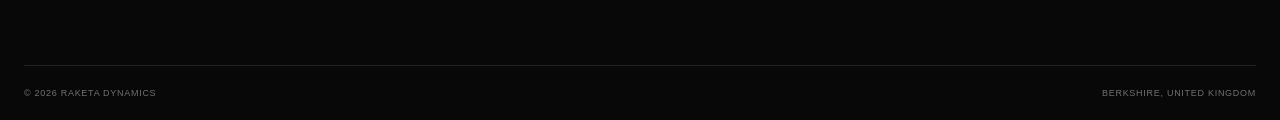
<file: lines.html>
<!DOCTYPE html>
<html lang="en">
<head>
    <meta charset="UTF-8">
    <meta name="viewport" content="width=device-width, initial-scale=1.0">
    <title>The Line System — Raketa Dynamics</title>
    <link rel="stylesheet" href="style.css">
    <link rel="icon" type="image/png" href="logo.png">
</head>
<body>

    <!-- GLOBAL HEADER -->
    <header class="site-header">
        <div class="nav-container">
            <a href="index.html" class="brand">
                <img src="logo.png" alt="Raketa Dynamics">
            </a>

            <nav class="site-navigation" aria-label="Main navigation">
                <a href="index.html" class="site-navigation-link">HOME</a>

                <div class="site-navigation-item site-navigation-supply">
                    <a href="supply.html" class="site-navigation-link">SUPPLY</a>
                    <div class="supply-dropdown">
                        <a href="supply.html#models" class="dropdown-navigation-link">MODELS</a>
                        <a href="supply.html#armoury" class="dropdown-navigation-link">ARMOURY</a>
                        <a href="supply.html#hanger" class="dropdown-navigation-link">HANGER</a>
                    </div>
                </div>

                <a href="archive.html" class="site-navigation-link">COLLECTION ARCHIVE</a>

                <div class="site-navigation-item site-navigation-updates">
                    <a href="releases.html" class="site-navigation-link">UPDATES</a>
                    <div class="updates-dropdown">
                        <a href="releases.html" class="dropdown-navigation-link">RELEASES</a>
                        <a href="about.html" class="dropdown-navigation-link">ABOUT</a>
                        <a href="contact.html" class="dropdown-navigation-link">CONTACT</a>
                    </div>
                </div>

                <a href="lines.html" class="site-navigation-link active">LINES</a>

                <button class="nav-cart-btn" onclick="toggleCart()">
                    CART (<span id="cart-counter">0</span>)
                </button>
            </nav>
        </div>
    </header>

    <main>
        <!-- HERO -->
        <section class="page-hero">
            <div class="page-hero-slideshow">
                <img class="hero-slide-image is-active" src="wip.png" alt="Raketa Dynamics">
                <img class="hero-slide-image" src="WIPwhite.png" alt="Raketa Dynamics">
            </div>
            <div class="page-hero-overlay"></div>
            <div class="container">
                <h1>The Line System</h1>
                <p class="large-text">
                    Official classification hierarchy and production tiers for Raketa Dynamics scale models, cockpits, and replicas.
                </p>
            </div>
            <div class="page-hero-dots">
                <button class="page-hero-dot is-active" type="button" aria-label="Slide 1"></button>
                <button class="page-hero-dot" type="button" aria-label="Slide 2"></button>
            </div>
        </section>

        <!-- OFFICIAL LINES SPECIFICATION -->
        <section class="lines-spec-section">
            <div class="container">
                <div class="lines-document-box">
                    
                    <div class="lines-doc-header">
                        <span class="lines-doc-brand">RAKETA DYNAMICS</span>
                        <span class="lines-doc-class">PRODUCTION LINE CLASSIFICATION</span>
                    </div>

                    <!-- 1. SILVER LINE -->
                    <div class="line-spec-row line-silver-row">
                        <div class="line-spec-title title-silver">SILVER LINE</div>
                        <div class="line-spec-desc">
                            BASE MODELS WITH BASIC FEATURES, OPEN CANOPY AND BASIC ARMAMENT OPTIONS.
                        </div>
                    </div>

                    <!-- 2. SQUADRON LINE -->
                    <div class="line-spec-row line-squadron-row">
                        <div class="line-spec-title title-squadron">SQUADRON LINE</div>
                        <div class="line-spec-desc">
                            BASE MODELS WITH BASIC FEATURES, OPEN CANOPY AND BASIC ARMAMENT OPTIONS.<br>
                            <strong>AIRFORCE SALES ONLY.</strong>
                        </div>
                    </div>

                    <!-- 3. GOLD LINE -->
                    <div class="line-spec-row line-gold-row">
                        <div class="line-spec-title title-gold">GOLD LINE</div>
                        <div class="line-spec-desc">
                            ADVANCE MODELS WITH MORE FEATURES, OPEN CANOPY AND MORE ARMAMENT OPTIONS. OPTION TO OPEN PANEL AND VIEW BAYS.
                        </div>
                    </div>

                    <!-- 4. WHITE LINE -->
                    <div class="line-spec-row line-white-row">
                        <div class="line-spec-title title-white">WHITE LINE</div>
                        <div class="line-spec-desc">
                            ULTIMATE MODELS WITH ADVANCED FEATURES, OPEN CANOPY AND ALL ARMAMENT OPTIONS. OPTION TO OPEN PANEL, VIEW ENGINE AND BAYS. LARGE BASE INCLUDED AS WELL AS ADDITIONAL EQUIPMENT.
                        </div>
                    </div>

                    <!-- 5. BLACK LINE -->
                    <div class="line-spec-row line-black-row">
                        <div class="line-spec-title title-black">black LINE</div>
                        <div class="line-spec-desc">
                            ULTIMATE MODELS WITH ADVANCED AND EXPERIMENTAL FEATURES. EXCLUSIVE.
                        </div>
                    </div>

                    <!-- DOC FOOTER -->
                    <div class="lines-doc-footer">
                        <span>This is not to be changed without prior authorization</span>
                        <span class="signature-mark">R.D. Command</span>
                    </div>

                </div>
            </div>
        </section>
    </main>

    <!-- SHOPPING CART SLIDE-OUT DRAWER -->
    <div id="cart-drawer" class="cart-drawer">
        <div class="cart-header">
            <h3>ACQUISITION CART</h3>
            <button class="cart-close-btn" onclick="toggleCart()">✕</button>
        </div>
        <div id="cart-items" class="cart-items-container">
            <p class="cart-empty-msg">Your cart is currently empty.</p>
        </div>
        <div class="cart-footer">
            <div class="cart-total-row">
                <span>SUBTOTAL</span>
                <span id="cart-total">£0.00</span>
            </div>
            <button class="cart-checkout-btn" onclick="alert('Checkout integration in progress.')">PROCEED TO ACQUISITION</button>
        </div>
    </div>
    <div id="cart-backdrop" class="cart-backdrop" onclick="toggleCart()"></div>

    <!-- FOOTER -->
    <footer class="site-footer">
        <div class="container footer-grid">
            <div>
                <a href="index.html" class="brand footer-brand">
                    <img src="logo.png" alt="Raketa Dynamics">
                </a>
                <p>Highly detailed aircraft replicas for collectors and aviation enthusiasts.</p>
            </div>
            <div class="footer-links">
                <a href="index.html">Home</a>
                <a href="supply.html">Supply</a>
                <a href="archive.html">Collection Archive</a>
                <a href="releases.html">Releases</a>
                <a href="about.html">About</a>
                <a href="contact.html">Contact</a>
                <a href="lines.html">Lines</a>
            </div>
            <div class="footer-contact">
                <span>CONTACT</span>
                <a href="mailto:Raketadynamicsmodels@gmail.com">Raketadynamicsmodels@gmail.com</a>
            </div>
        </div>
        <div class="container footer-bottom">
            <span>© 2026 Raketa Dynamics</span>
            <span>Berkshire, United Kingdom</span>
        </div>
    </footer>

    <script src="hero-slideshow.js"></script>
    <script>
        let cart = JSON.parse(localStorage.getItem('raketa_cart') || '[]');

        function updateCartUI() {
            const counter = document.getElementById('cart-counter');
            if (counter) counter.innerText = cart.length;
            const container = document.getElementById('cart-items');
            const totalElem = document.getElementById('cart-total');
            if (!container) return;

            if (cart.length === 0) {
                container.innerHTML = '<p class="cart-empty-msg">Your cart is currently empty.</p>';
                if (totalElem) totalElem.innerText = '£0.00';
                return;
            }

            let total = 0;
            container.innerHTML = cart.map((item, idx) => {
                total += item.price;
                return `
                    <div class="cart-item-row">
                        <div>
                            <h4>${item.name}</h4>
                            <span class="cart-item-meta">${item.line} — £${item.price.toFixed(2)}</span>
                        </div>
                        <button class="cart-remove-btn" onclick="removeFromCart(${idx})">REMOVE</button>
                    </div>
                `;
            }).join('');

            if (totalElem) totalElem.innerText = `£${total.toFixed(2)}`;
        }

        function toggleCart() {
            document.getElementById('cart-drawer').classList.toggle('is-open');
            document.getElementById('cart-backdrop').classList.toggle('is-open');
        }

        function removeFromCart(idx) {
            cart.splice(idx, 1);
            localStorage.setItem('raketa_cart', JSON.stringify(cart));
            updateCartUI();
        }

        updateCartUI();
    </script>
</body>
</html>
</file>
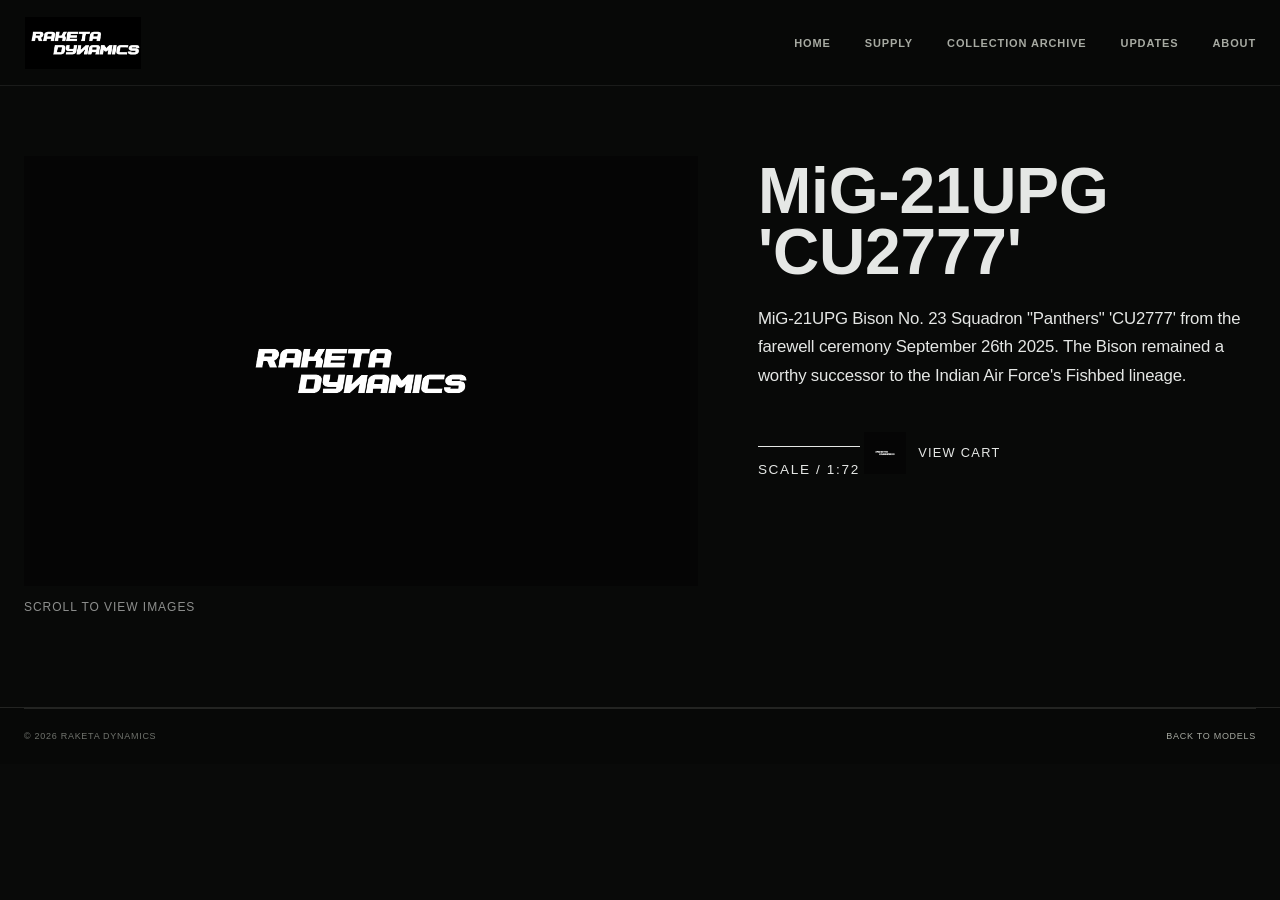
<file: mig-21-bison.html>
<!DOCTYPE html>
<html lang="en">

<head>

    <meta charset="UTF-8">

    <meta
        name="viewport"
        content="width=device-width, initial-scale=1.0"
    >

    <meta
        name="description"
        content="MiG-21UPG 'CU2777' 1:72 model by Raketa Dynamics."
    >

    <title>MiG-21UPG 'CU2777' | Raketa Dynamics</title>

    <link rel="stylesheet" href="style.css">

    <style>

        .product-page {
            padding: 70px 0 90px;
        }

        .product-layout {
            display: grid;
            grid-template-columns:
                minmax(0, 1.15fr)
                minmax(320px, 0.85fr);
            gap: 60px;
            align-items: start;
        }

        .product-gallery {
            min-width: 0;
        }

        .product-gallery-window {
            overflow-x: auto;
            scroll-snap-type: x mandatory;
            display: flex;
            gap: 18px;
            scrollbar-width: thin;
        }

        .product-gallery-slide {
            flex: 0 0 100%;
            scroll-snap-align: start;
        }

        .product-gallery-slide img {
            display: block;
            width: 100%;
            height: 430px;
            object-fit: cover;
            background: #000000;
        }

        .product-gallery-note {
            margin-top: 12px;
            font-size: 0.75rem;
            letter-spacing: 0.08em;
            text-transform: uppercase;
            opacity: 0.6;
        }

        .product-details {
            padding-top: 5px;
        }

        .product-details h1 {
            margin: 0 0 22px;
            font-size: clamp(2.4rem, 5vw, 4.5rem);
            line-height: 0.95;
        }

        .product-description {
            max-width: 620px;
            font-size: 1.05rem;
            line-height: 1.7;
        }

        .product-scale {
            display: inline-block;
            margin-top: 28px;
            padding-top: 12px;
            border-top: 1px solid currentColor;
            font-size: 0.85rem;
            letter-spacing: 0.12em;
            text-transform: uppercase;
        }

        .product-cart {
            margin-top: 42px;
            display: inline-flex;
            align-items: center;
            gap: 12px;
            text-decoration: none;
        }

        .cart-icon {
            display: block;
            width: 42px;
            height: 42px;
            object-fit: cover;
            background: #000000;
        }

        .cart-label {
            font-size: 0.8rem;
            letter-spacing: 0.1em;
            text-transform: uppercase;
        }


        /* =====================================================
           SIMPLE MAIN NAVIGATION
        ====================================================== */

        .site-header .nav-container {
            display: flex;
            align-items: center;
            justify-content: space-between;
            gap: 30px;
        }

        .site-header .nav-main {
            margin-left: auto;
            display: flex;
            align-items: center;
            justify-content: flex-end;
            gap: 34px;
        }

        .site-header .nav-item {
            display: inline-flex;
            align-items: center;
            color: var(--text-muted);
            font-size: 11px;
            font-weight: 600;
            letter-spacing: 0.08em;
            line-height: 1;
            text-transform: uppercase;
            text-decoration: none;
            white-space: nowrap;
            transition: color 0.2s ease;
        }

        .site-header .nav-item:hover,
        .site-header .nav-item:focus-visible {
            color: var(--text);
        }


        @media (max-width: 800px) {

            .product-page {
                padding: 50px 0 70px;
            }

            .product-layout {
                grid-template-columns: 1fr;
                gap: 40px;
            }

            .product-gallery-slide img {
                height: 330px;
            }

            .site-header .nav-main {
                gap: 20px;
                overflow-x: auto;
                scrollbar-width: none;
            }

            .site-header .nav-main::-webkit-scrollbar {
                display: none;
            }

            .site-header .nav-item {
                font-size: 9px;
            }

        }

    </style>

</head>


<body>


<header class="site-header">

    <div class="nav-container">

        <a
            href="index.html"
            class="brand"
        >
            <img
                src="logo.png"
                alt="Raketa Dynamics"
            >
        </a>


        <nav
            class="nav-main"
            aria-label="Main navigation"
        >

            <a
                href="index.html"
                class="nav-item"
            >
                HOME
            </a>

            <a
                href="supply.html"
                class="nav-item"
            >
                SUPPLY
            </a>

            <a
                href="archive.html"
                class="nav-item"
            >
                COLLECTION ARCHIVE
            </a>

            <a
                href="releases.html"
                class="nav-item"
            >
                UPDATES
            </a>

            <a
                href="about.html"
                class="nav-item"
            >
                ABOUT
            </a>

        </nav>

    </div>

</header>


<main>

    <section class="product-page">

        <div class="container">

            <div class="product-layout">


                <div class="product-gallery">

                    <div class="product-gallery-window">


                        <div class="product-gallery-slide">

                            <img
                                src="wip.png"
                                alt="MiG-21UPG 'CU2777' product image 1"
                            >

                        </div>


                        <div class="product-gallery-slide">

                            <img
                                src="wip.png"
                                alt="MiG-21UPG 'CU2777' product image 2"
                            >

                        </div>


                        <div class="product-gallery-slide">

                            <img
                                src="wip.png"
                                alt="MiG-21UPG 'CU2777' product image 3"
                            >

                        </div>


                        <div class="product-gallery-slide">

                            <img
                                src="wip.png"
                                alt="MiG-21UPG 'CU2777' product image 4"
                            >

                        </div>


                        <div class="product-gallery-slide">

                            <img
                                src="wip.png"
                                alt="MiG-21UPG 'CU2777' product image 5"
                            >

                        </div>


                    </div>


                    <div class="product-gallery-note">
                        Scroll to view images
                    </div>

                </div>


                <div class="product-details">

                    <span class="section-kicker">
                        RAKETA DYNAMICS / AIRCRAFT
                    </span>


                    <h1>
                        MiG-21UPG 'CU2777'
                    </h1>


                    <p class="product-description">
                        MiG-21UPG Bison No. 23 Squadron "Panthers"
                        'CU2777' from the farewell ceremony
                        September 26th 2025. The Bison remained a
                        worthy successor to the Indian Air Force's
                        Fishbed lineage.
                    </p>


                    <span class="product-scale">
                        Scale / 1:72
                    </span>


                    <a
                        href="#"
                        class="product-cart"
                    >

                        <img
                            class="cart-icon"
                            src="wip.png"
                            alt="Cart"
                        >

                        <span class="cart-label">
                            View cart
                        </span>

                    </a>

                </div>


            </div>

        </div>

    </section>

</main>


<footer class="site-footer">

    <div class="container footer-bottom">

        <span>
            © 2026 Raketa Dynamics
        </span>

        <a href="models.html">
            Back to models
        </a>

    </div>

</footer>


</body>

</html>
</file>
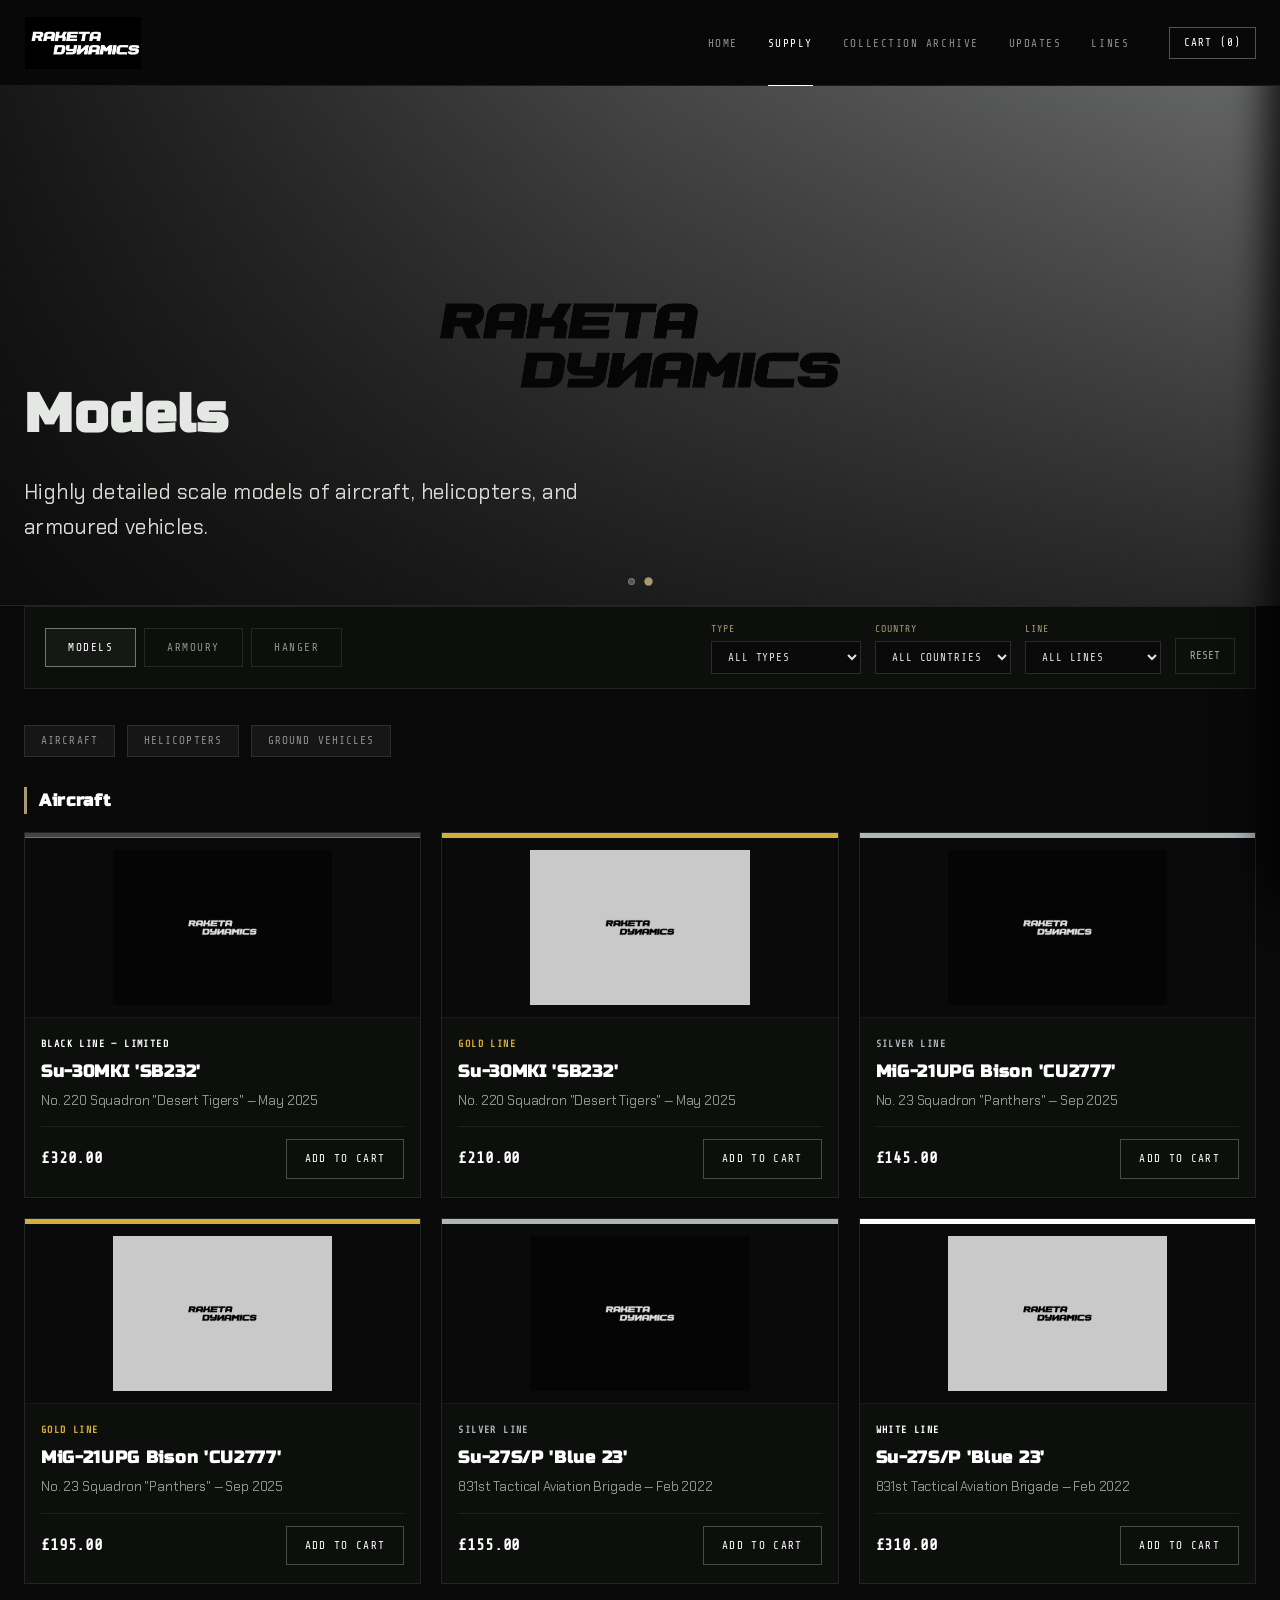
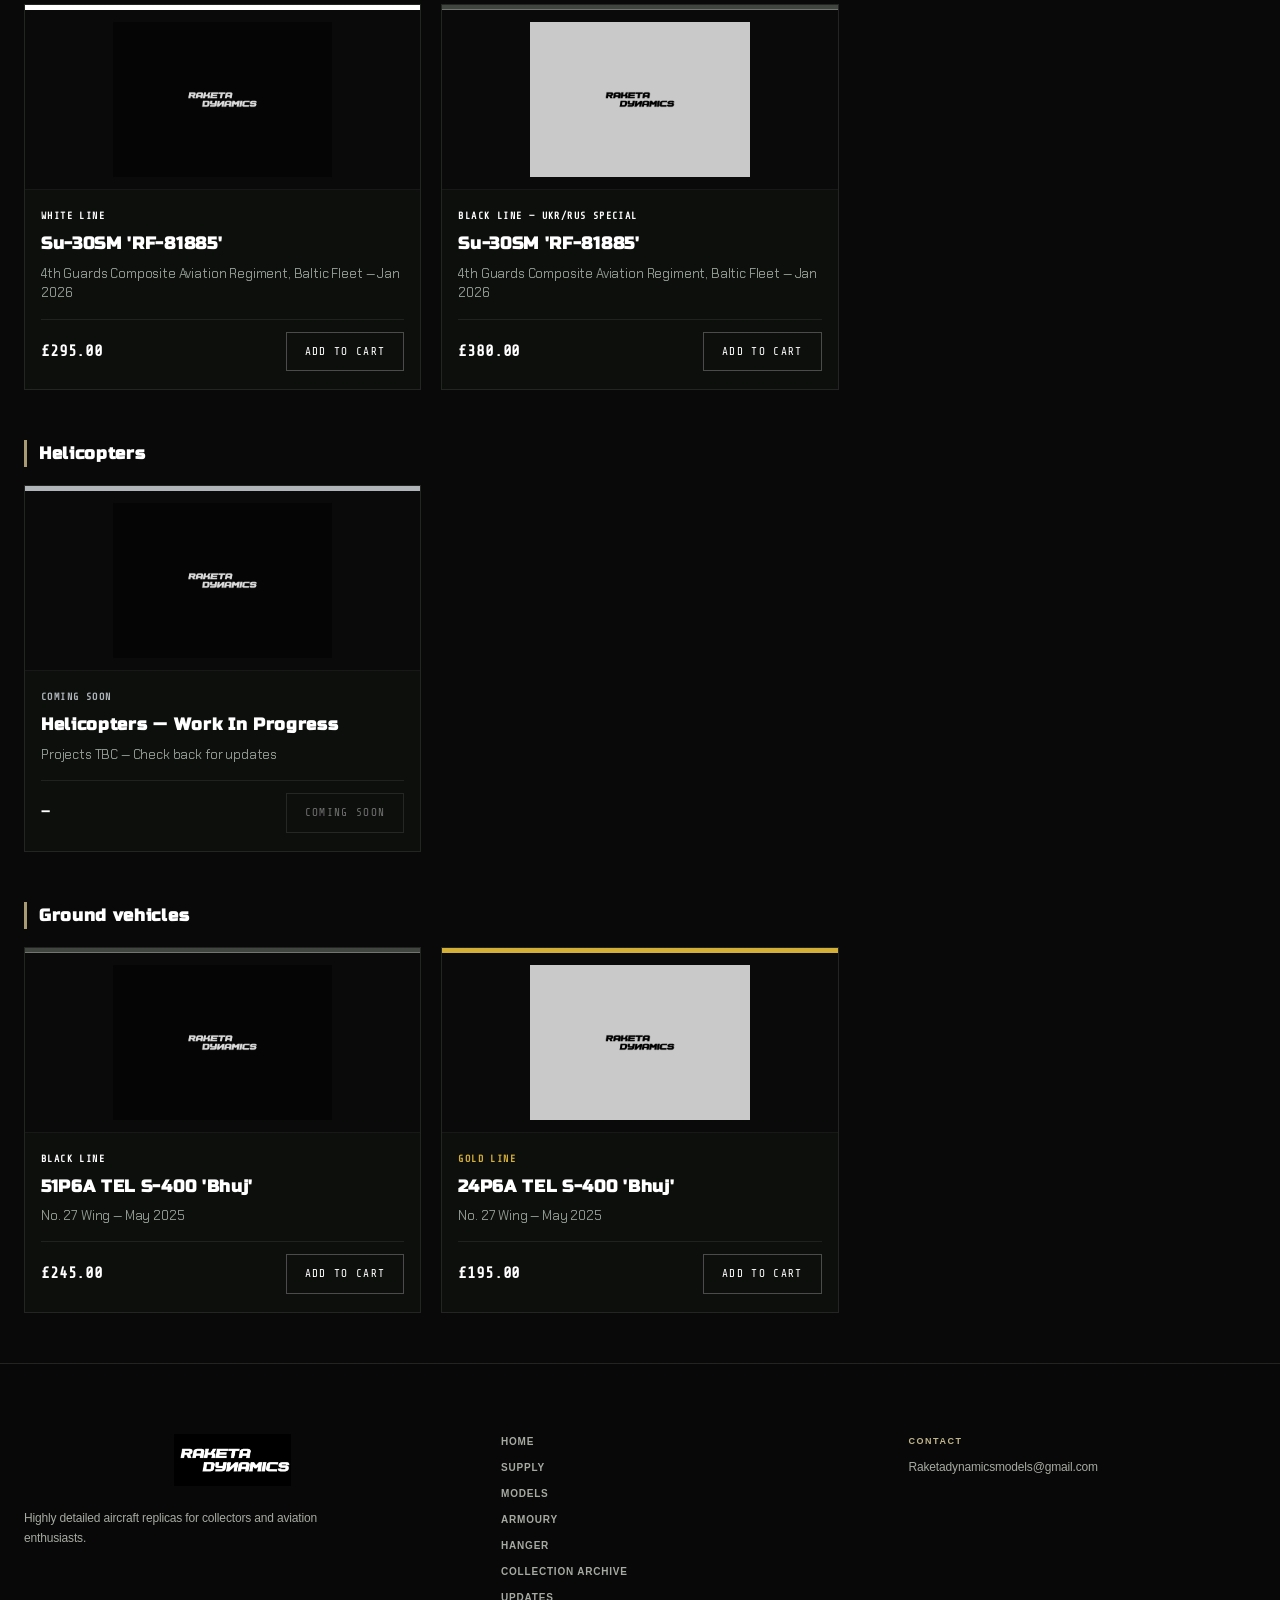
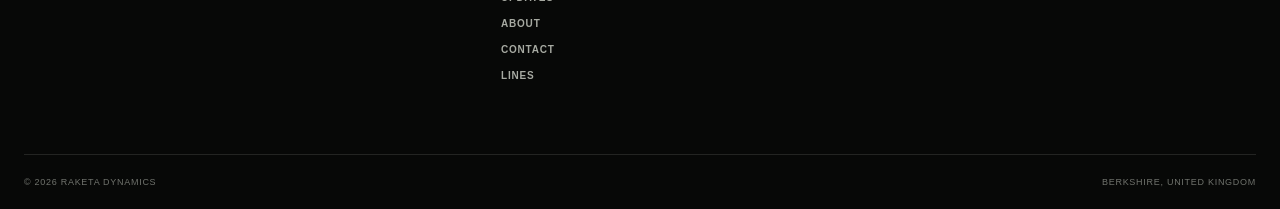
<file: models.html>
<!DOCTYPE html>
<html lang="en">
<head>
    <meta charset="UTF-8">
    <meta name="viewport" content="width=device-width, initial-scale=1.0">
    <meta name="description" content="Explore highly detailed Raketa Dynamics aircraft models, ground vehicles, and helicopter projects.">
    <title>Models | Raketa Dynamics</title>
    <link rel="stylesheet" href="style.css">
    <link rel="icon" type="image/png" href="logo.png">
</head>
<body>

    <!-- GLOBAL HEADER -->
    <header class="site-header">
        <div class="nav-container">
            <a href="index.html" class="brand">
                <img src="logo.png" alt="Raketa Dynamics">
            </a>

            <nav class="site-navigation" aria-label="Main navigation">
                <a href="index.html" class="site-navigation-link">HOME</a>

                <div class="site-navigation-item site-navigation-supply">
                    <a href="supply.html" class="site-navigation-link active">SUPPLY</a>
                    <div class="supply-dropdown">
                        <a href="models.html" class="dropdown-navigation-link">MODELS</a>
                        <a href="armoury.html" class="dropdown-navigation-link">ARMOURY</a>
                        <a href="hanger.html" class="dropdown-navigation-link">HANGER</a>
                    </div>
                </div>

                <a href="archive.html" class="site-navigation-link">COLLECTION ARCHIVE</a>

                <div class="site-navigation-item site-navigation-updates">
                    <a href="releases.html" class="site-navigation-link">UPDATES</a>
                    <div class="updates-dropdown">
                        <a href="releases.html" class="dropdown-navigation-link">RELEASES</a>
                        <a href="about.html" class="dropdown-navigation-link">ABOUT</a>
                        <a href="contact.html" class="dropdown-navigation-link">CONTACT</a>
                    </div>
                </div>

                <a href="lines.html" class="site-navigation-link">LINES</a>

                <button class="nav-cart-btn" type="button" onclick="toggleCart()">
                    CART (<span id="cart-counter">0</span>)
                </button>
            </nav>
        </div>
    </header>

    <main>
        <!-- PAGE HERO -->
        <section class="page-hero">
            <div class="page-hero-slideshow">
                <img class="hero-slide-image is-active" src="wip.png" alt="Raketa Dynamics">
                <img class="hero-slide-image" src="WIPwhite.png" alt="Raketa Dynamics">
            </div>
            <div class="page-hero-overlay"></div>
            <div class="container">
                <h1>Models</h1>
                <p class="large-text">Highly detailed scale models of aircraft, helicopters, and armoured vehicles.</p>
            </div>
            <div class="page-hero-dots">
                <button class="page-hero-dot is-active" type="button" aria-label="Slide 1"></button>
                <button class="page-hero-dot" type="button" aria-label="Slide 2"></button>
            </div>
        </section>

        <!-- MODELS SHOP SECTION -->
        <section class="supply-shop-section">
            <div class="container">
                
                <!-- TOP CONTROLS: 3 TABS & FILTERS -->
                <div class="archive-control-bar">
                    <div class="archive-tabs-wrapper">
                        <a href="models.html" class="archive-tab-btn is-active">
                            <span class="tab-code">01</span>
                            <span class="tab-name">MODELS</span>
                        </a>
                        <a href="armoury.html" class="archive-tab-btn">
                            <span class="tab-code">02</span>
                            <span class="tab-name">ARMOURY</span>
                        </a>
                        <a href="hanger.html" class="archive-tab-btn">
                            <span class="tab-code">03</span>
                            <span class="tab-name">HANGER</span>
                        </a>
                    </div>

                    <!-- REAL-TIME FILTERS -->
                    <div class="archive-filter-panel">
                        <div class="filter-group">
                            <label for="filter-type">TYPE</label>
                            <select id="filter-type" class="archive-select">
                                <option value="all">ALL TYPES</option>
                                <option value="aircraft">AIRCRAFT</option>
                                <option value="helicopter">HELICOPTERS</option>
                                <option value="ground">GROUND VEHICLES</option>
                            </select>
                        </div>

                        <div class="filter-group">
                            <label for="filter-country">COUNTRY</label>
                            <select id="filter-country" class="archive-select">
                                <option value="all">ALL COUNTRIES</option>
                                <option value="india">INDIA</option>
                                <option value="russia">RUSSIA</option>
                                <option value="ukraine">UKRAINE</option>
                            </select>
                        </div>

                        <div class="filter-group">
                            <label for="filter-line">LINE</label>
                            <select id="filter-line" class="archive-select">
                                <option value="all">ALL LINES</option>
                                <option value="silver">SILVER LINE</option>
                                <option value="squadron">SQUADRON LINE</option>
                                <option value="gold">GOLD LINE</option>
                                <option value="white">WHITE LINE</option>
                                <option value="black">BLACK LINE</option>
                            </select>
                        </div>

                        <button id="filter-reset-btn" class="archive-reset-btn" type="button" onclick="resetFilters()">RESET</button>
                    </div>
                </div>

                <!-- SUB-NAV PILLS -->
                <div class="sub-nav-bar">
                    <a href="#section-aircraft" class="sub-nav-pill">AIRCRAFT</a>
                    <a href="#section-helicopters" class="sub-nav-pill">HELICOPTERS</a>
                    <a href="#section-ground" class="sub-nav-pill">GROUND VEHICLES</a>
                </div>

                <!-- SUB-SECTION 1: AIRCRAFT -->
                <div id="section-aircraft" class="shop-subsection">
                    <div class="subsection-header">
                        <h3>Aircraft</h3>
                    </div>
                    <div class="shop-product-grid">
                        
                        <!-- Su-30MKI SB232 Desert Tigers — BLACK LINE -->
                        <div class="shop-product-card" data-type="aircraft" data-country="india" data-line="black">
                            <div class="product-line-stripe stripe-black"></div>
                            <div class="product-img-box"><img src="wip.png" alt="Su-30MKI SB232"></div>
                            <div class="product-info-box">
                                <div class="product-line-tag tag-black">BLACK LINE — LIMITED</div>
                                <h4 class="product-title">Su-30MKI 'SB232'</h4>
                                <p class="product-spec">No. 220 Squadron "Desert Tigers" — May 2025</p>
                                <div class="product-buy-row">
                                    <span class="product-price">£320.00</span>
                                    <button class="btn-add-cart" type="button" onclick="addToCart('Su-30MKI SB232 (Black Line)', 320.00, 'Black Line')">ADD TO CART</button>
                                </div>
                            </div>
                        </div>

                        <!-- Su-30MKI SB232 Desert Tigers — GOLD LINE -->
                        <div class="shop-product-card" data-type="aircraft" data-country="india" data-line="gold">
                            <div class="product-line-stripe stripe-gold"></div>
                            <div class="product-img-box"><img src="WIPwhite.png" alt="Su-30MKI SB232"></div>
                            <div class="product-info-box">
                                <div class="product-line-tag tag-gold">GOLD LINE</div>
                                <h4 class="product-title">Su-30MKI 'SB232'</h4>
                                <p class="product-spec">No. 220 Squadron "Desert Tigers" — May 2025</p>
                                <div class="product-buy-row">
                                    <span class="product-price">£210.00</span>
                                    <button class="btn-add-cart" type="button" onclick="addToCart('Su-30MKI SB232 (Gold Line)', 210.00, 'Gold Line')">ADD TO CART</button>
                                </div>
                            </div>
                        </div>

                        <!-- MiG-21UPG Bison CU2777 Panthers — SILVER LINE -->
                        <div class="shop-product-card" data-type="aircraft" data-country="india" data-line="silver">
                            <div class="product-line-stripe stripe-silver"></div>
                            <div class="product-img-box"><img src="wip.png" alt="MiG-21UPG Bison CU2777"></div>
                            <div class="product-info-box">
                                <div class="product-line-tag tag-silver">SILVER LINE</div>
                                <h4 class="product-title">MiG-21UPG Bison 'CU2777'</h4>
                                <p class="product-spec">No. 23 Squadron "Panthers" — Sep 2025</p>
                                <div class="product-buy-row">
                                    <span class="product-price">£145.00</span>
                                    <button class="btn-add-cart" type="button" onclick="addToCart('MiG-21UPG CU2777 (Silver Line)', 145.00, 'Silver Line')">ADD TO CART</button>
                                </div>
                            </div>
                        </div>

                        <!-- MiG-21UPG Bison CU2777 Panthers — GOLD LINE -->
                        <div class="shop-product-card" data-type="aircraft" data-country="india" data-line="gold">
                            <div class="product-line-stripe stripe-gold"></div>
                            <div class="product-img-box"><img src="WIPwhite.png" alt="MiG-21UPG Bison CU2777"></div>
                            <div class="product-info-box">
                                <div class="product-line-tag tag-gold">GOLD LINE</div>
                                <h4 class="product-title">MiG-21UPG Bison 'CU2777'</h4>
                                <p class="product-spec">No. 23 Squadron "Panthers" — Sep 2025</p>
                                <div class="product-buy-row">
                                    <span class="product-price">£195.00</span>
                                    <button class="btn-add-cart" type="button" onclick="addToCart('MiG-21UPG CU2777 (Gold Line)', 195.00, 'Gold Line')">ADD TO CART</button>
                                </div>
                            </div>
                        </div>

                        <!-- Su-27S/P Blue 23 — SILVER LINE -->
                        <div class="shop-product-card" data-type="aircraft" data-country="ukraine" data-line="silver">
                            <div class="product-line-stripe stripe-silver"></div>
                            <div class="product-img-box"><img src="wip.png" alt="Su-27S/P Blue 23"></div>
                            <div class="product-info-box">
                                <div class="product-line-tag tag-silver">SILVER LINE</div>
                                <h4 class="product-title">Su-27S/P 'Blue 23'</h4>
                                <p class="product-spec">831st Tactical Aviation Brigade — Feb 2022</p>
                                <div class="product-buy-row">
                                    <span class="product-price">£155.00</span>
                                    <button class="btn-add-cart" type="button" onclick="addToCart('Su-27S/P Blue 23 (Silver Line)', 155.00, 'Silver Line')">ADD TO CART</button>
                                </div>
                            </div>
                        </div>

                        <!-- Su-27S/P Blue 23 — WHITE LINE -->
                        <div class="shop-product-card" data-type="aircraft" data-country="ukraine" data-line="white">
                            <div class="product-line-stripe stripe-white"></div>
                            <div class="product-img-box"><img src="WIPwhite.png" alt="Su-27S/P Blue 23"></div>
                            <div class="product-info-box">
                                <div class="product-line-tag tag-white">WHITE LINE</div>
                                <h4 class="product-title">Su-27S/P 'Blue 23'</h4>
                                <p class="product-spec">831st Tactical Aviation Brigade — Feb 2022</p>
                                <div class="product-buy-row">
                                    <span class="product-price">£310.00</span>
                                    <button class="btn-add-cart" type="button" onclick="addToCart('Su-27S/P Blue 23 (White Line)', 310.00, 'White Line')">ADD TO CART</button>
                                </div>
                            </div>
                        </div>

                        <!-- Su-30SM RF-81885 — WHITE LINE -->
                        <div class="shop-product-card" data-type="aircraft" data-country="russia" data-line="white">
                            <div class="product-line-stripe stripe-white"></div>
                            <div class="product-img-box"><img src="wip.png" alt="Su-30SM RF-81885"></div>
                            <div class="product-info-box">
                                <div class="product-line-tag tag-white">WHITE LINE</div>
                                <h4 class="product-title">Su-30SM 'RF-81885'</h4>
                                <p class="product-spec">4th Guards Composite Aviation Regiment, Baltic Fleet — Jan 2026</p>
                                <div class="product-buy-row">
                                    <span class="product-price">£295.00</span>
                                    <button class="btn-add-cart" type="button" onclick="addToCart('Su-30SM RF-81885 (White Line)', 295.00, 'White Line')">ADD TO CART</button>
                                </div>
                            </div>
                        </div>

                        <!-- Su-30SM RF-81885 — BLACK LINE -->
                        <div class="shop-product-card" data-type="aircraft" data-country="russia" data-line="black">
                            <div class="product-line-stripe stripe-black"></div>
                            <div class="product-img-box"><img src="WIPwhite.png" alt="Su-30SM RF-81885"></div>
                            <div class="product-info-box">
                                <div class="product-line-tag tag-black">BLACK LINE — UKR/RUS SPECIAL</div>
                                <h4 class="product-title">Su-30SM 'RF-81885'</h4>
                                <p class="product-spec">4th Guards Composite Aviation Regiment, Baltic Fleet — Jan 2026</p>
                                <div class="product-buy-row">
                                    <span class="product-price">£380.00</span>
                                    <button class="btn-add-cart" type="button" onclick="addToCart('Su-30SM RF-81885 (Black Line)', 380.00, 'Black Line')">ADD TO CART</button>
                                </div>
                            </div>
                        </div>

                    </div>
                </div>

                <!-- SUB-SECTION 2: HELICOPTERS -->
                <div id="section-helicopters" class="shop-subsection">
                    <div class="subsection-header">
                        <h3>Helicopters</h3>
                    </div>
                    <div class="shop-product-grid">
                        
                        <div class="shop-product-card" data-type="helicopter" data-country="india" data-line="silver">
                            <div class="product-line-stripe stripe-silver"></div>
                            <div class="product-img-box"><img src="wip.png" alt="Helicopters Coming Soon"></div>
                            <div class="product-info-box">
                                <div class="product-line-tag tag-silver">COMING SOON</div>
                                <h4 class="product-title">Helicopters — Work In Progress</h4>
                                <p class="product-spec">Projects TBC — Check back for updates</p>
                                <div class="product-buy-row">
                                    <span class="product-price">—</span>
                                    <button class="btn-add-cart" type="button" disabled style="opacity:0.4;cursor:not-allowed;">COMING SOON</button>
                                </div>
                            </div>
                        </div>

                    </div>
                </div>

                <!-- SUB-SECTION 3: GROUND VEHICLES -->
                <div id="section-ground" class="shop-subsection">
                    <div class="subsection-header">
                        <h3>Ground vehicles</h3>
                    </div>
                    <div class="shop-product-grid">
                        
                        <!-- 51P6A TEL S-400 Bhuj -->
                        <div class="shop-product-card" data-type="ground" data-country="india" data-line="black">
                            <div class="product-line-stripe stripe-black"></div>
                            <div class="product-img-box"><img src="wip.png" alt="51P6A TEL S-400 Bhuj"></div>
                            <div class="product-info-box">
                                <div class="product-line-tag tag-black">BLACK LINE</div>
                                <h4 class="product-title">51P6A TEL S-400 'Bhuj'</h4>
                                <p class="product-spec">No. 27 Wing — May 2025</p>
                                <div class="product-buy-row">
                                    <span class="product-price">£245.00</span>
                                    <button class="btn-add-cart" type="button" onclick="addToCart('51P6A TEL S-400 Bhuj (Black Line)', 245.00, 'Black Line')">ADD TO CART</button>
                                </div>
                            </div>
                        </div>

                        <!-- 24P6A TEL S-400 Bhuj -->
                        <div class="shop-product-card" data-type="ground" data-country="india" data-line="gold">
                            <div class="product-line-stripe stripe-gold"></div>
                            <div class="product-img-box"><img src="WIPwhite.png" alt="24P6A TEL S-400 Bhuj"></div>
                            <div class="product-info-box">
                                <div class="product-line-tag tag-gold">GOLD LINE</div>
                                <h4 class="product-title">24P6A TEL S-400 'Bhuj'</h4>
                                <p class="product-spec">No. 27 Wing — May 2025</p>
                                <div class="product-buy-row">
                                    <span class="product-price">£195.00</span>
                                    <button class="btn-add-cart" type="button" onclick="addToCart('24P6A TEL S-400 Bhuj (Gold Line)', 195.00, 'Gold Line')">ADD TO CART</button>
                                </div>
                            </div>
                        </div>

                    </div>
                </div>

            </div>
        </section>
    </main>

    <!-- SHOPPING CART SLIDE-OUT DRAWER -->
    <div id="cart-drawer" class="cart-drawer">
        <div class="cart-header">
            <h3>ACQUISITION CART</h3>
            <button class="cart-close-btn" type="button" onclick="toggleCart()">✕</button>
        </div>
        <div id="cart-items" class="cart-items-container"></div>
        <div class="cart-footer">
            <div class="cart-total-row">
                <span>SUBTOTAL</span>
                <span id="cart-total">£0.00</span>
            </div>
            <button class="cart-checkout-btn" type="button" onclick="alert('Checkout integration in progress.')">PROCEED TO ACQUISITION</button>
        </div>
    </div>
    <div id="cart-backdrop" class="cart-backdrop" onclick="toggleCart()"></div>

    <!-- FOOTER -->
    <footer class="site-footer">
        <div class="container footer-grid">
            <div>
                <a href="index.html" class="brand footer-brand">
                    <img src="logo.png" alt="Raketa Dynamics">
                </a>
                <p>Highly detailed aircraft replicas for collectors and aviation enthusiasts.</p>
            </div>
            <div class="footer-links">
                <a href="index.html">Home</a>
                <a href="supply.html">Supply</a>
                <a href="models.html">Models</a>
                <a href="armoury.html">Armoury</a>
                <a href="hanger.html">Hanger</a>
                <a href="archive.html">Collection Archive</a>
                <a href="releases.html">Updates</a>
                <a href="about.html">About</a>
                <a href="contact.html">Contact</a>
                <a href="lines.html">Lines</a>
            </div>
            <div class="footer-contact">
                <span>CONTACT</span>
                <a href="mailto:Raketadynamicsmodels@gmail.com">Raketadynamicsmodels@gmail.com</a>
            </div>
        </div>
        <div class="container footer-bottom">
            <span>© 2026 Raketa Dynamics</span>
            <span>Berkshire, United Kingdom</span>
        </div>
    </footer>

    <script src="hero-slideshow.js"></script>
    <script src="cart.js"></script>
    <script>
        function applyFilters() {
            const selectedType = document.getElementById('filter-type').value;
            const selectedCountry = document.getElementById('filter-country').value;
            const selectedLine = document.getElementById('filter-line').value;

            document.querySelectorAll('.shop-product-card').forEach(card => {
                const cType = card.dataset.type;
                const cCountry = card.dataset.country;
                const cLine = card.dataset.line;

                const matchType = (selectedType === 'all' || selectedType === cType);
                const matchCountry = (selectedCountry === 'all' || selectedCountry === cCountry);
                const matchLine = (selectedLine === 'all' || selectedLine === cLine);

                card.style.display = (matchType && matchCountry && matchLine) ? 'flex' : 'none';
            });

            document.querySelectorAll('.shop-subsection').forEach(section => {
                const visible = section.querySelectorAll('.shop-product-card[style*="display: flex"]');
                section.style.display = visible.length > 0 ? 'block' : 'none';
            });
        }

        function resetFilters() {
            document.getElementById('filter-type').value = 'all';
            document.getElementById('filter-country').value = 'all';
            document.getElementById('filter-line').value = 'all';
            applyFilters();
        }

        document.getElementById('filter-type').addEventListener('change', applyFilters);
        document.getElementById('filter-country').addEventListener('change', applyFilters);
        document.getElementById('filter-line').addEventListener('change', applyFilters);
    </script>
</body>
</html>
</file>
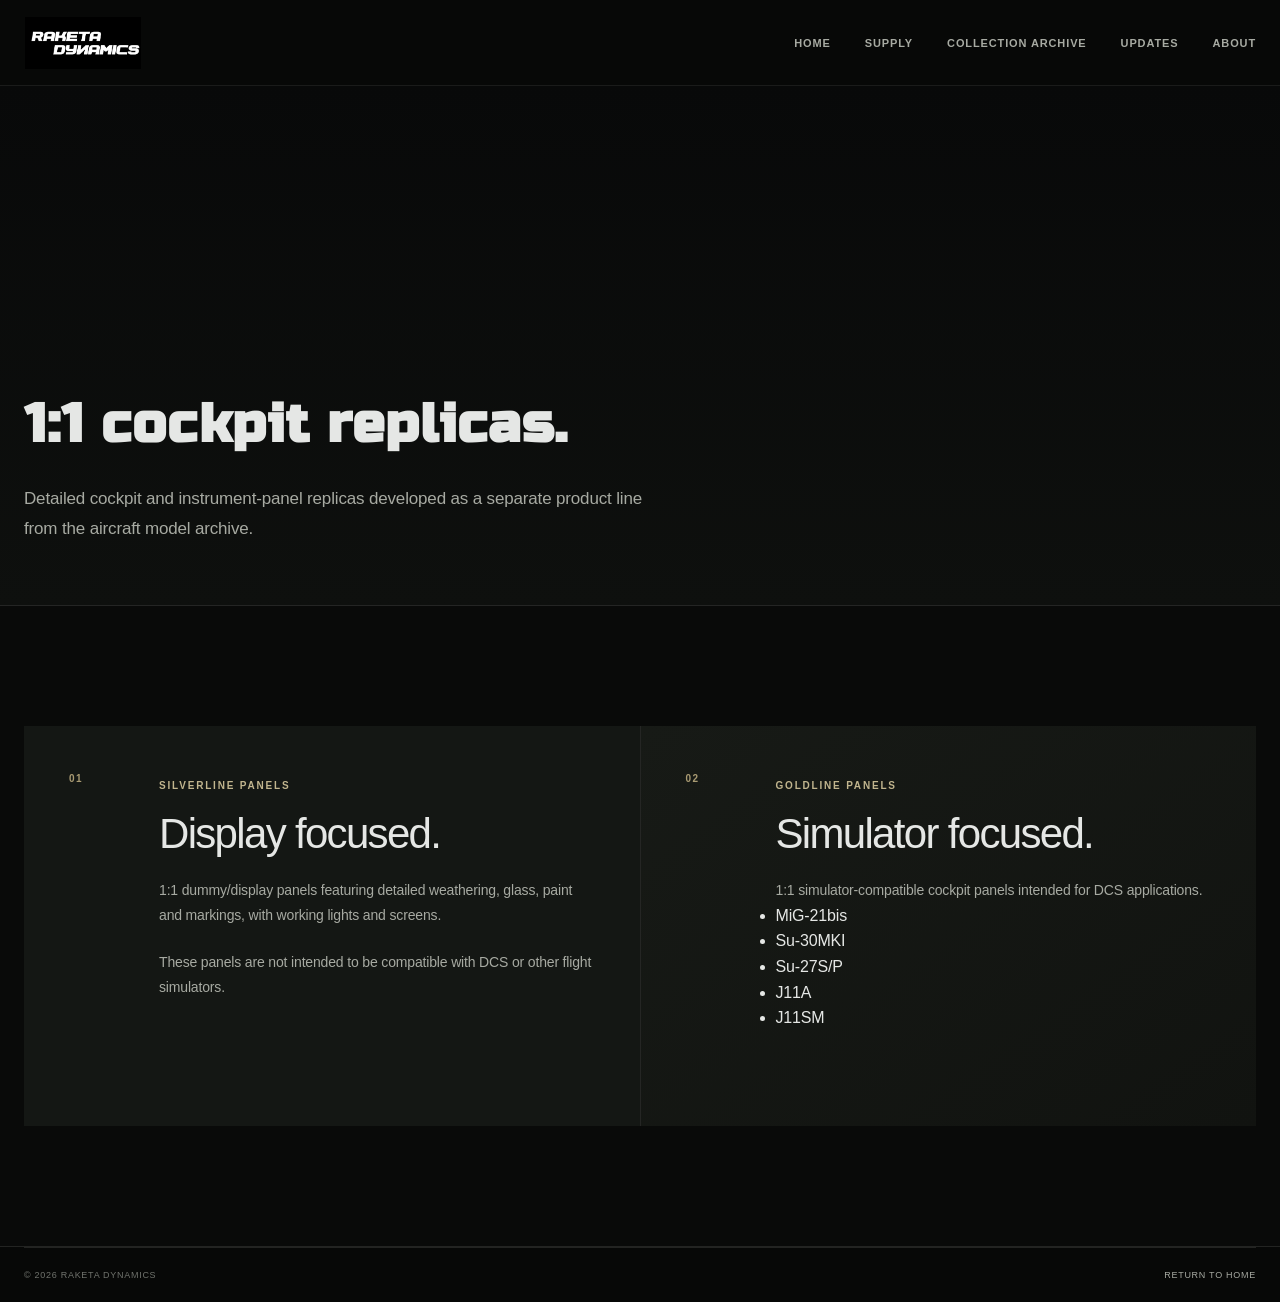
<file: panels.html>
<!DOCTYPE html>
<html lang="en">

<head>

    <meta charset="UTF-8">

    <meta
        name="viewport"
        content="width=device-width, initial-scale=1.0"
    >

    <meta
        name="description"
        content="Raketa Dynamics 1:1 cockpit and simulator panel replicas."
    >

    <title>Cockpit Panels | Raketa Dynamics</title>

    <link rel="stylesheet" href="style.css">

    <style>

        .site-header .nav-container {
            display: flex;
            align-items: center;
            justify-content: space-between;
            gap: 30px;
        }

        .site-header .nav-main {
            margin-left: auto;
            display: flex;
            align-items: center;
            justify-content: flex-end;
            gap: 34px;
        }

        .site-header .nav-item {
            display: inline-flex;
            align-items: center;
            color: var(--text-muted);
            font-size: 11px;
            font-weight: 600;
            letter-spacing: 0.08em;
            line-height: 1;
            text-transform: uppercase;
            text-decoration: none;
            white-space: nowrap;
            transition: color 0.2s ease;
        }

        .site-header .nav-item:hover,
        .site-header .nav-item:focus-visible {
            color: var(--text);
        }

        @media (max-width: 800px) {

            .site-header .nav-main {
                gap: 20px;
                overflow-x: auto;
                scrollbar-width: none;
            }

            .site-header .nav-main::-webkit-scrollbar {
                display: none;
            }

            .site-header .nav-item {
                font-size: 9px;
            }

        }

    </style>

</head>


<body>


<header class="site-header">

    <div class="nav-container">

        <a href="index.html" class="brand">
            <img src="logo.png" alt="Raketa Dynamics">
        </a>

        <nav class="nav-main" aria-label="Main navigation">

            <a href="index.html" class="nav-item">
                HOME
            </a>

            <a href="supply.html" class="nav-item">
                SUPPLY
            </a>

            <a href="archive.html" class="nav-item">
                COLLECTION ARCHIVE
            </a>

            <a href="releases.html" class="nav-item">
                UPDATES
            </a>

            <a href="about.html" class="nav-item">
                ABOUT
            </a>

        </nav>

    </div>

</header>


<main>


    <section class="page-hero">

        <div class="container">

            <span class="section-kicker">
                RAKETA DYNAMICS / COCKPIT SYSTEMS
            </span>

            <h1>
                1:1 cockpit replicas.
            </h1>

            <p>
                Detailed cockpit and instrument-panel replicas developed
                as a separate product line from the aircraft model archive.
            </p>

        </div>

    </section>


    <section class="edition-section">

        <div class="container">

            <div class="edition-grid">


                <article class="edition-card">

                    <div class="edition-number">
                        01
                    </div>

                    <div>

                        <span class="edition-label">
                            SILVERLINE PANELS
                        </span>

                        <h3>
                            Display focused.
                        </h3>

                        <p>
                            1:1 dummy/display panels featuring detailed
                            weathering, glass, paint and markings, with
                            working lights and screens.
                        </p>

                        <p>
                            These panels are not intended to be compatible
                            with DCS or other flight simulators.
                        </p>

                    </div>

                </article>


                <article class="edition-card edition-card-featured">

                    <div class="edition-number">
                        02
                    </div>

                    <div>

                        <span class="edition-label">
                            GOLDLINE PANELS
                        </span>

                        <h3>
                            Simulator focused.
                        </h3>

                        <p>
                            1:1 simulator-compatible cockpit panels
                            intended for DCS applications.
                        </p>

        <!-- CHANGED: dropped hyphens from J-11A / J-11SM to match
         the naming style used everywhere else on the site -->
                        <ul>
                            <li>MiG-21bis</li>
                            <li>Su-30MKI</li>
                            <li>Su-27S/P</li>
                            <li>J11A</li>
                            <li>J11SM</li>
                        </ul>

                    </div>

                </article>


            </div>

        </div>

    </section>


</main>


<footer class="site-footer">

    <div class="container footer-bottom">

        <span>
            © 2026 Raketa Dynamics
        </span>

        <a href="index.html">
            Return to home
        </a>

    </div>

</footer>


</body>

</html>
</file>
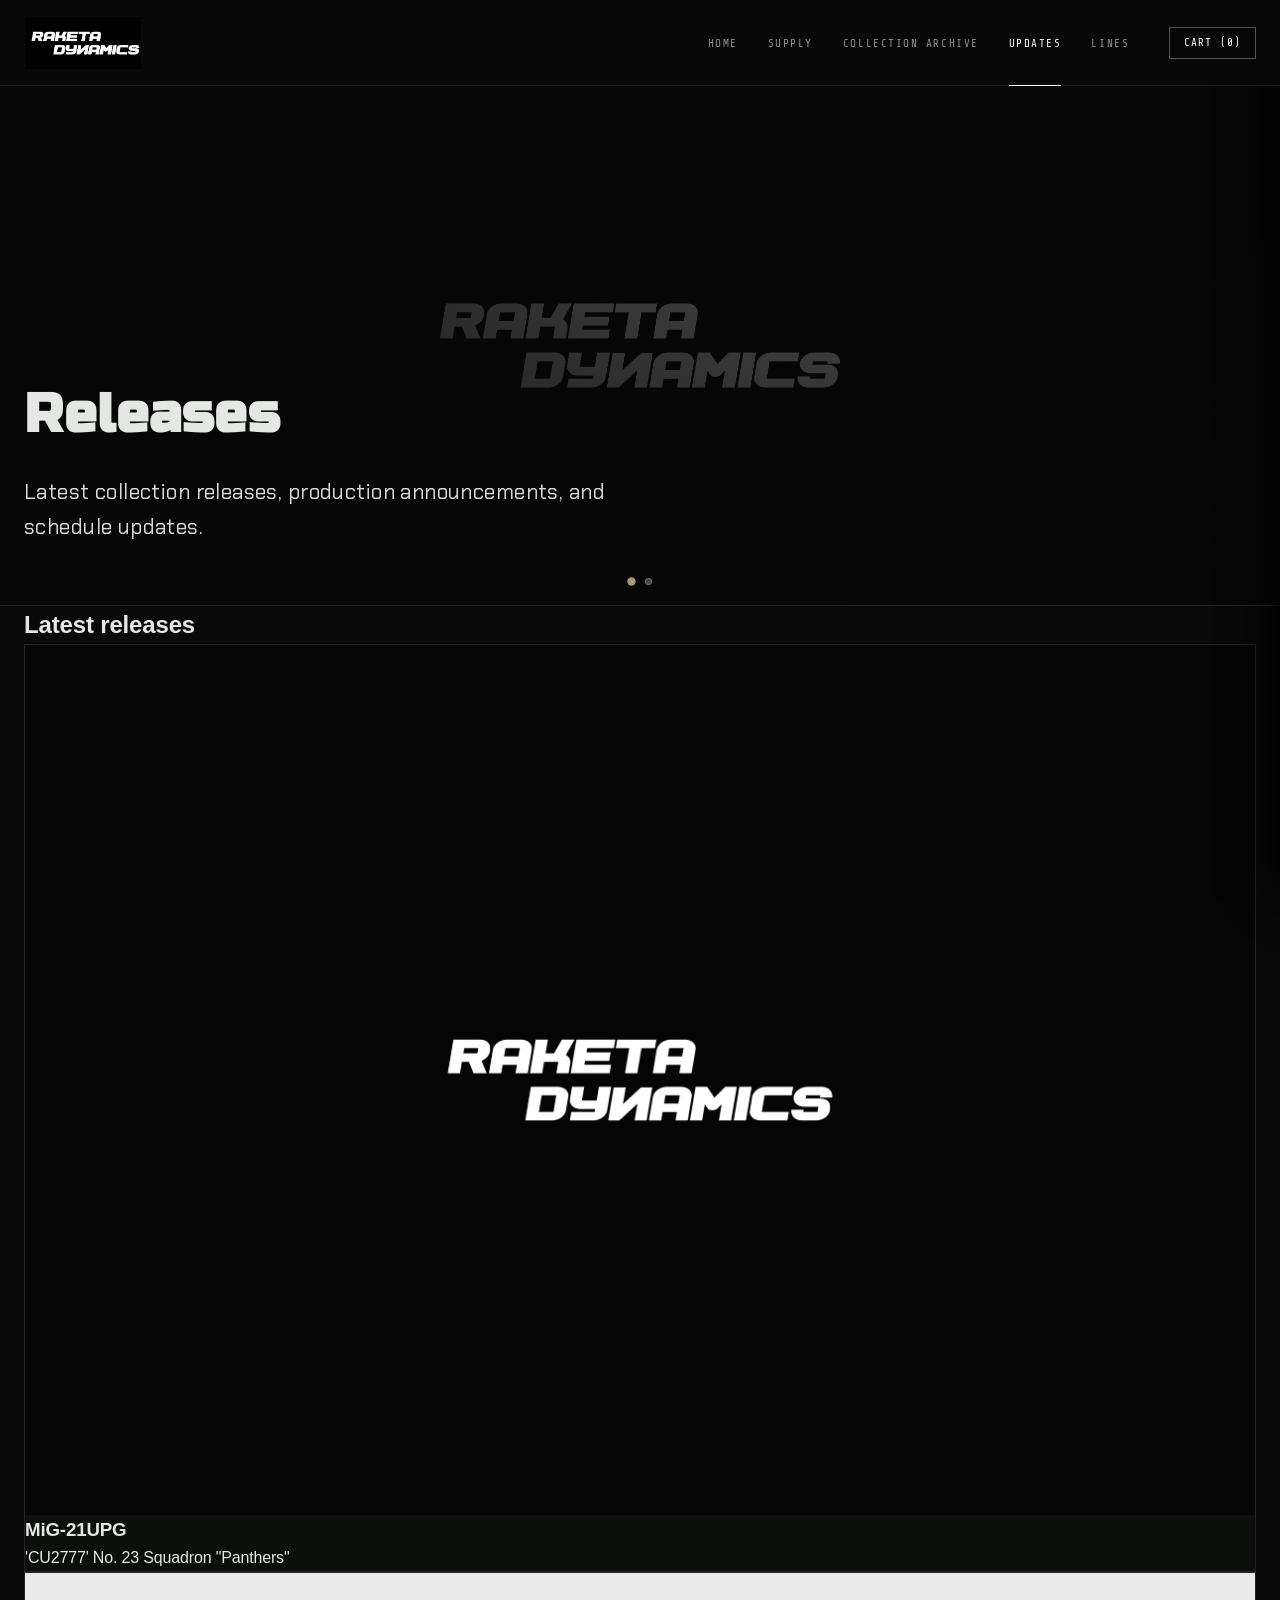
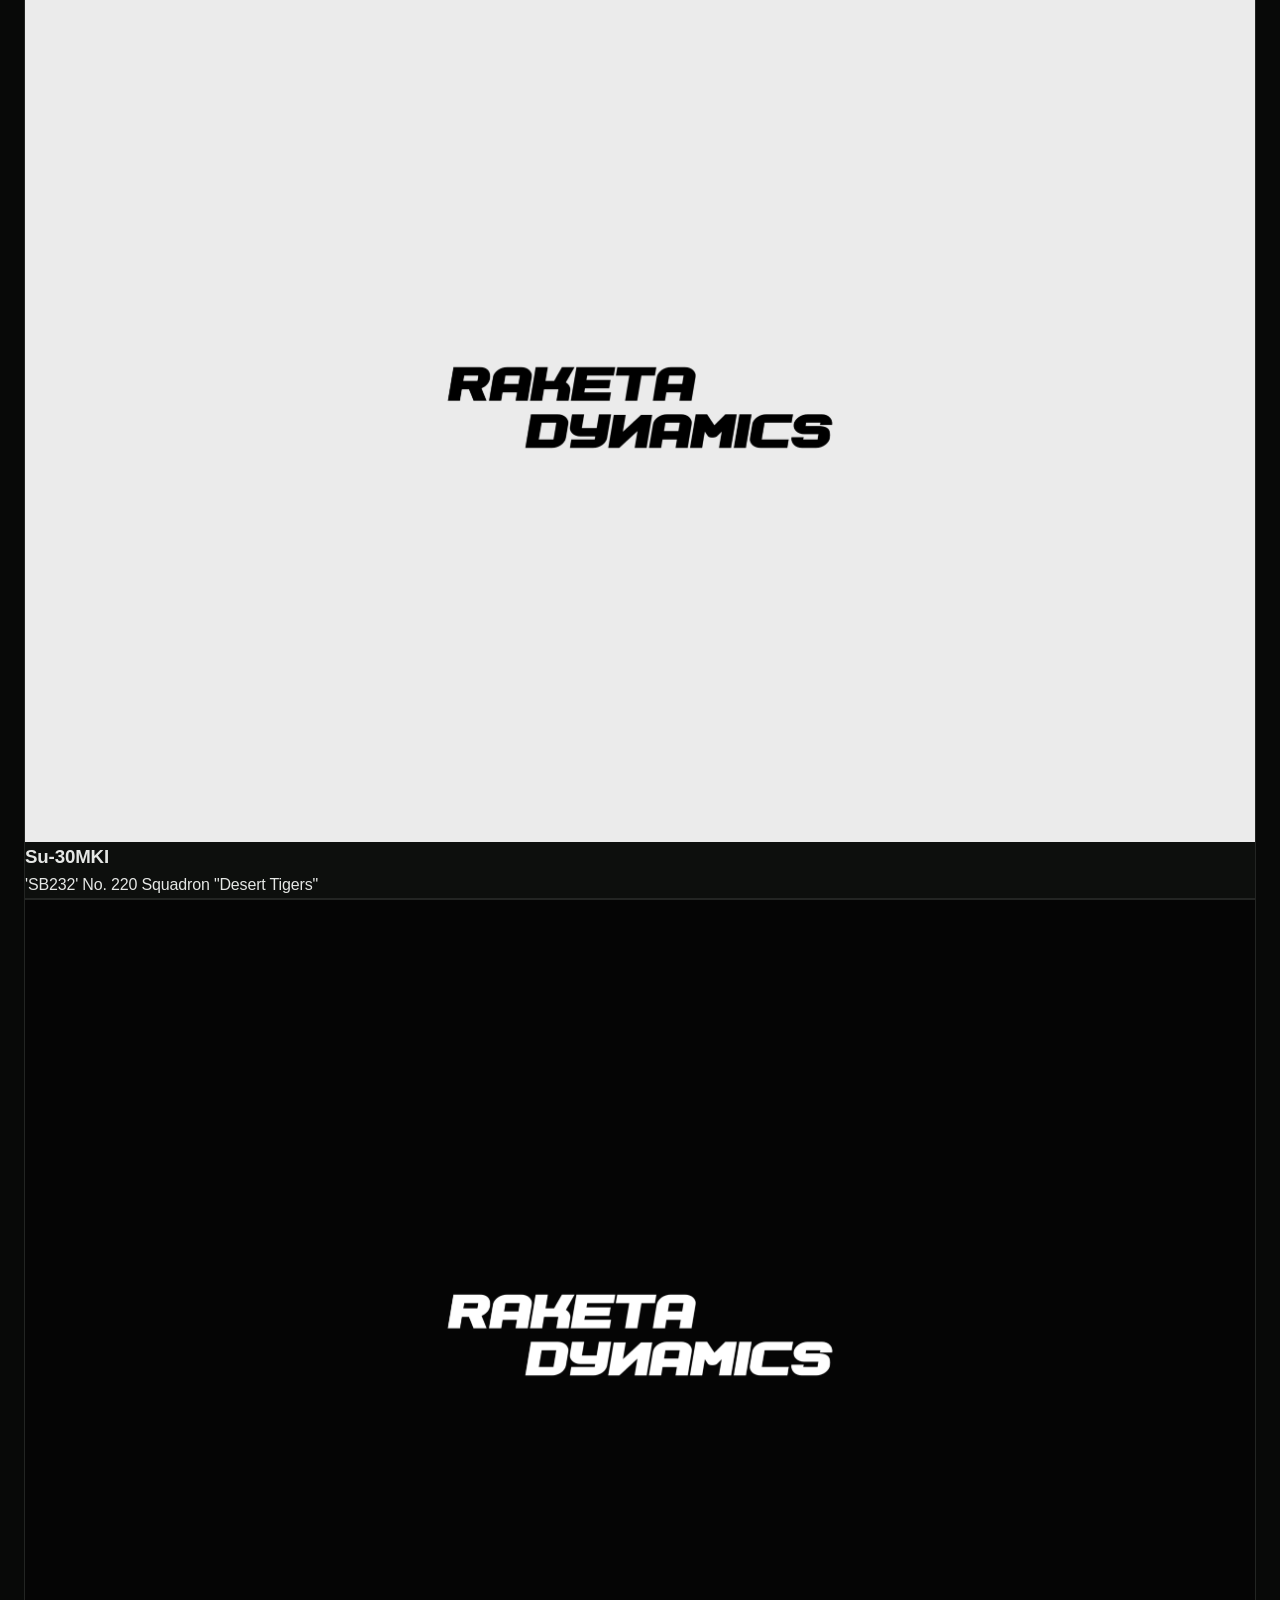
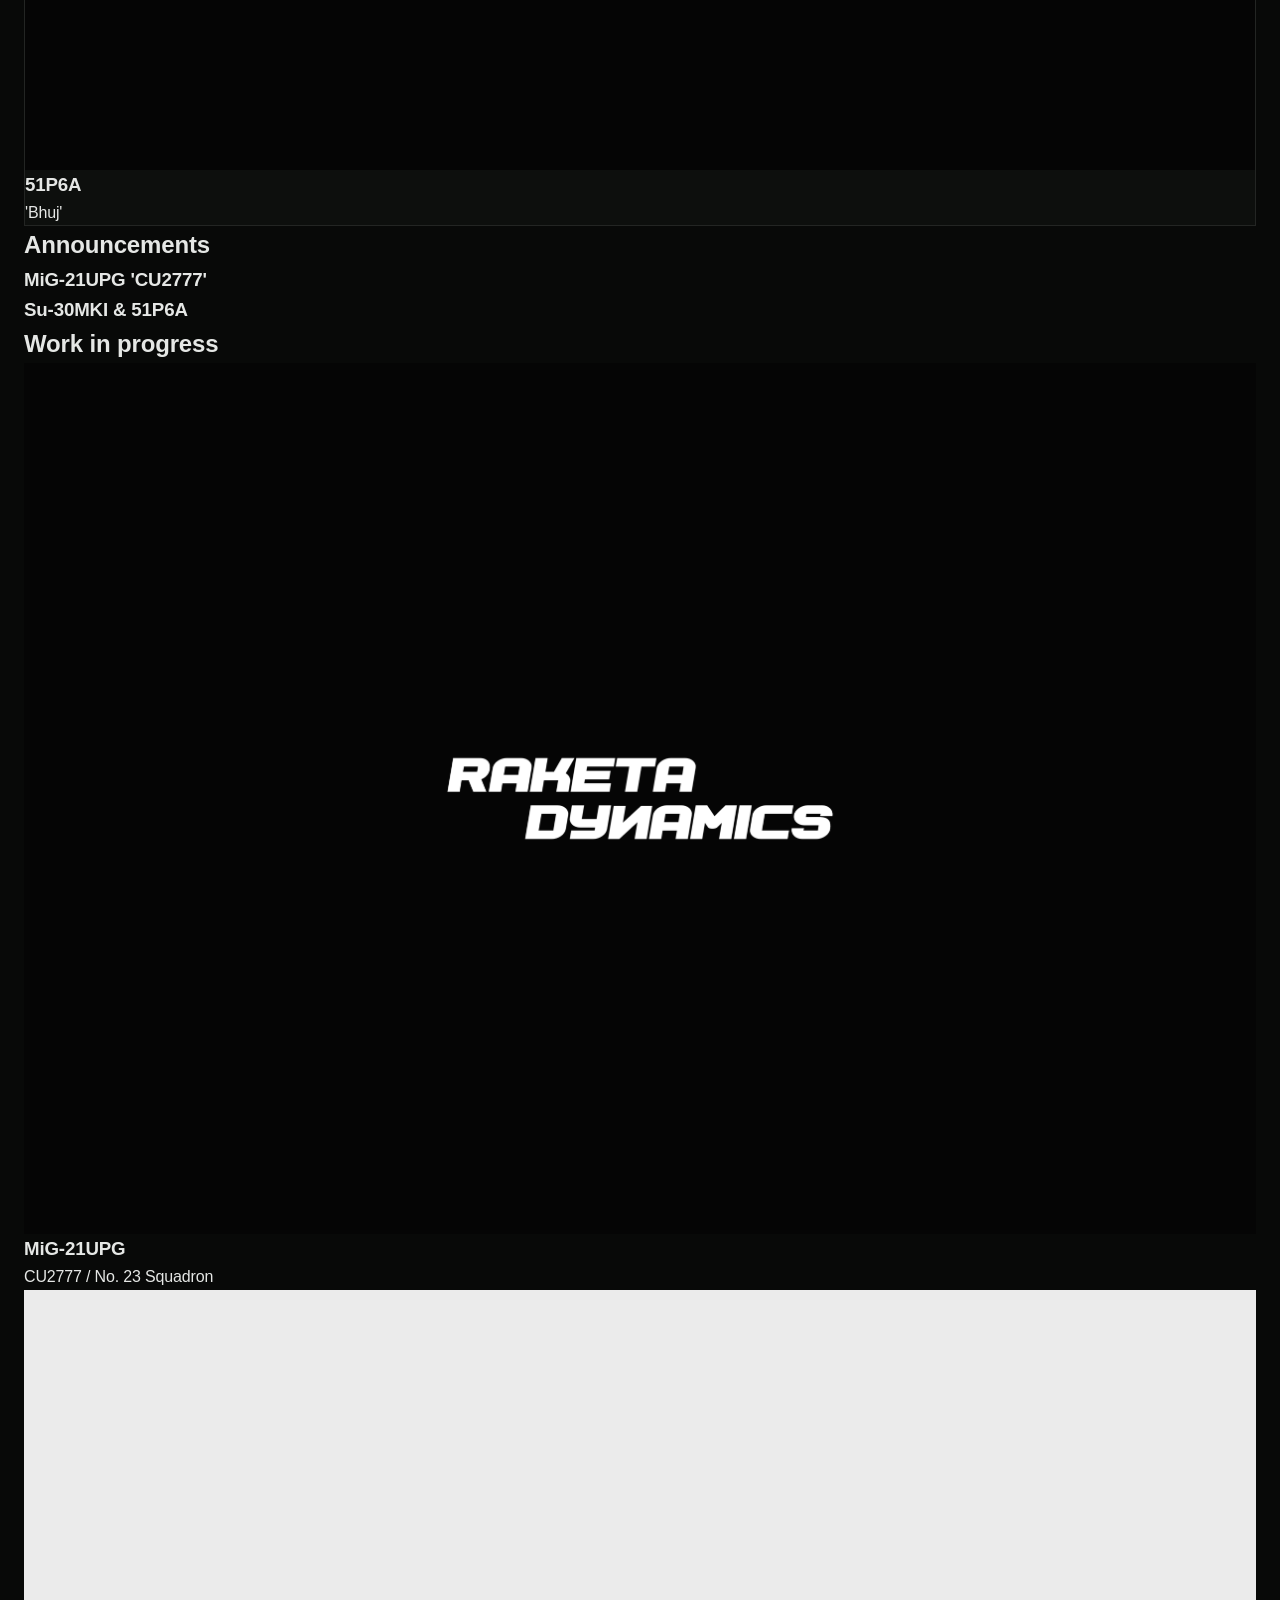
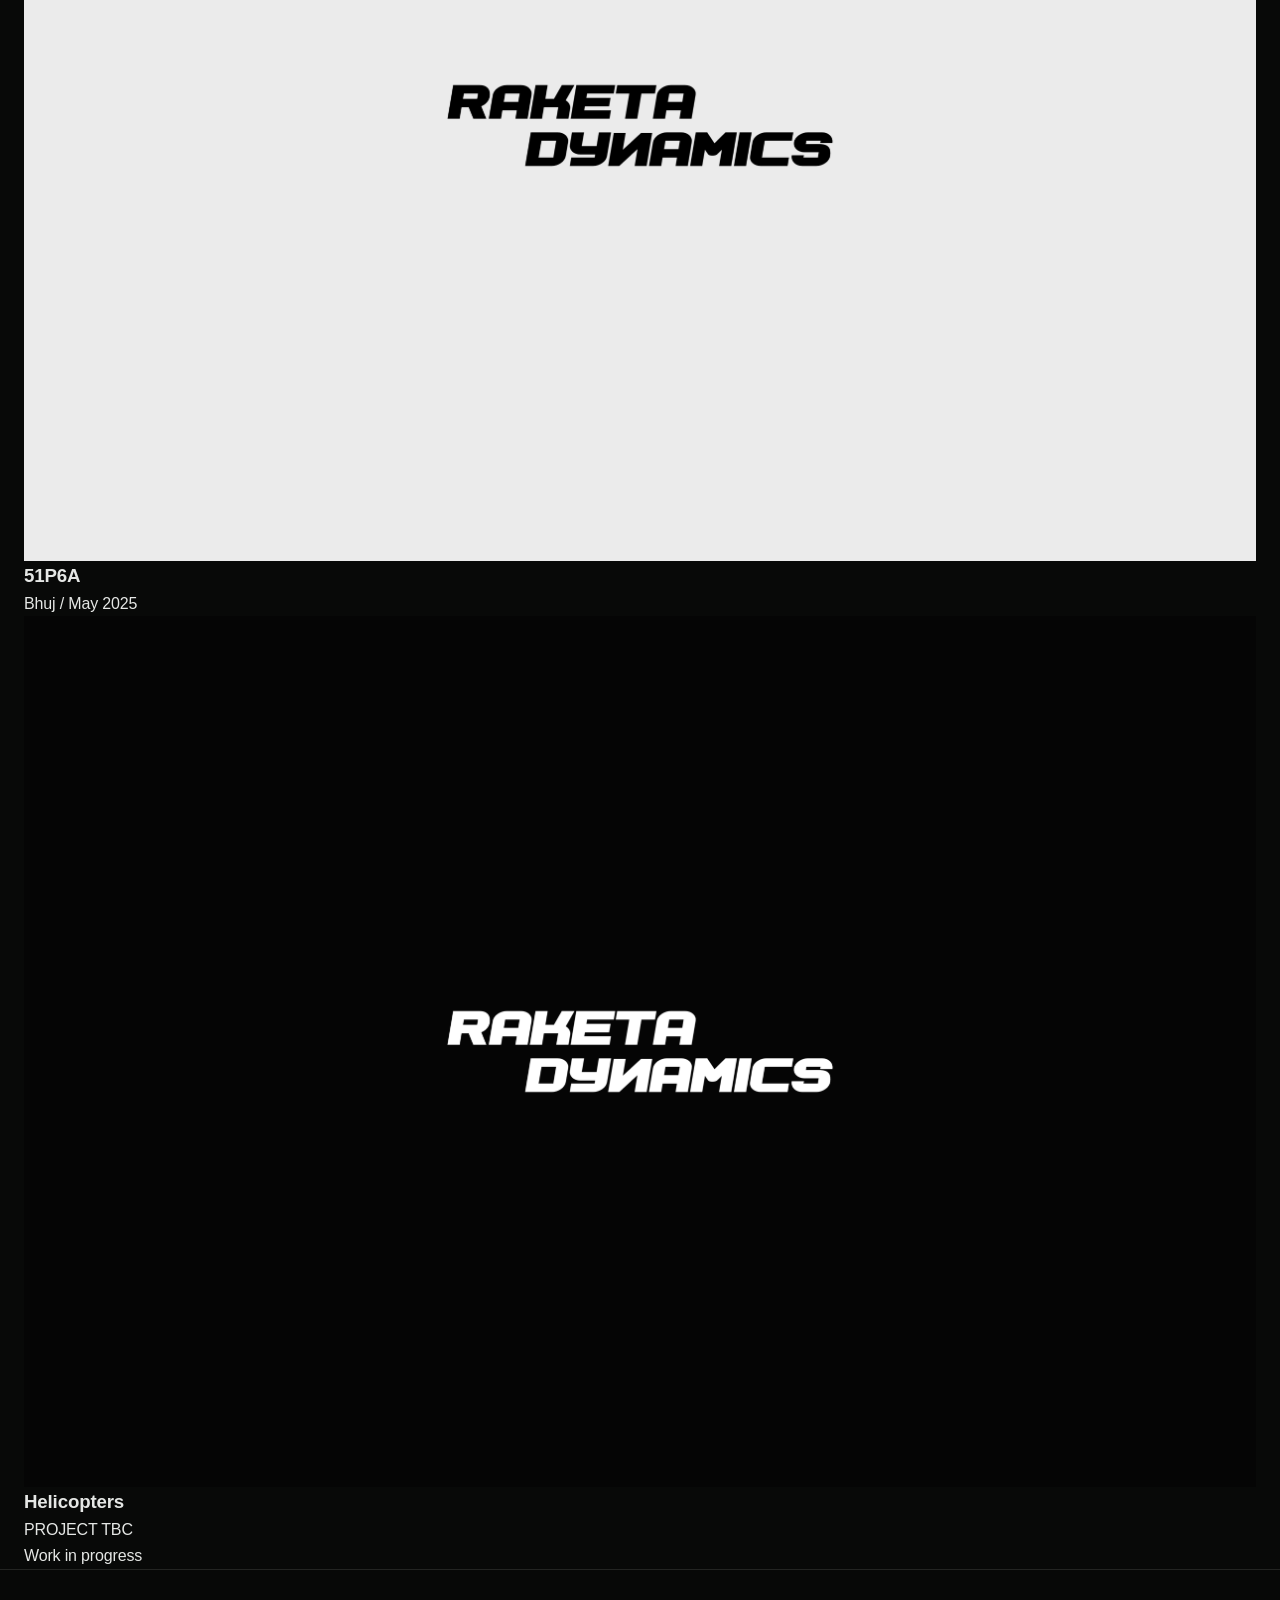
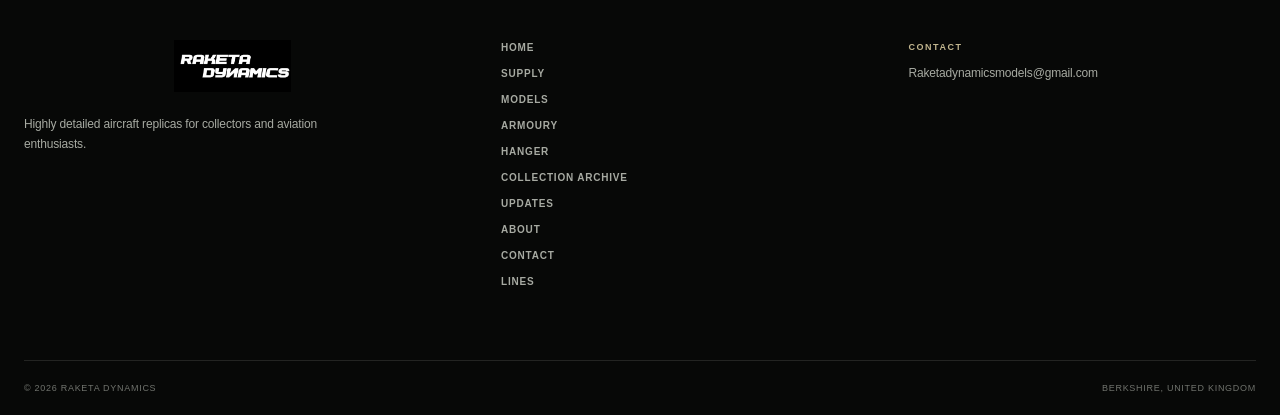
<file: releases.html>
<!DOCTYPE html>
<html lang="en">

<head>
    <meta charset="UTF-8">
    <meta name="viewport" content="width=device-width, initial-scale=1.0">
    <meta name="description" content="Latest Raketa Dynamics releases, announcements and work in progress.">
    <title>Raketa Dynamics | Updates</title>
    <link rel="stylesheet" href="style.css">
    <link rel="icon" type="image/png" href="logo.png">
</head>

<body>

<!-- =====================================================
     FIXED HEADER
====================================================== -->
<header class="site-header">
    <div class="nav-container">
        <a href="index.html" class="brand">
            <img src="logo.png" alt="Raketa Dynamics">
        </a>

        <nav class="site-navigation" aria-label="Main navigation">
            <a href="index.html" class="site-navigation-link">HOME</a>

            <div class="site-navigation-item site-navigation-supply">
                <a href="supply.html" class="site-navigation-link">SUPPLY</a>
                <div class="supply-dropdown">
                    <a href="models.html" class="dropdown-navigation-link">MODELS</a>
                    <a href="armoury.html" class="dropdown-navigation-link">ARMOURY</a>
                    <a href="hanger.html" class="dropdown-navigation-link">HANGER</a>
                </div>
            </div>

            <a href="archive.html" class="site-navigation-link">COLLECTION ARCHIVE</a>

            <div class="site-navigation-item site-navigation-updates">
                <a href="releases.html" class="site-navigation-link active">UPDATES</a>
                <div class="updates-dropdown">
                    <a href="releases.html" class="dropdown-navigation-link">RELEASES</a>
                    <a href="about.html" class="dropdown-navigation-link">ABOUT</a>
                    <a href="contact.html" class="dropdown-navigation-link">CONTACT</a>
                </div>
            </div>

            <a href="lines.html" class="site-navigation-link">LINES</a>

            <button class="nav-cart-btn" type="button" onclick="toggleCart()">
                CART (<span id="cart-counter">0</span>)
            </button>
        </nav>
    </div>
</header>

<!-- =====================================================
     MAIN
====================================================== -->
<main>

    <!-- UPDATES HERO -->
    <section class="page-hero">
        <div class="page-hero-slideshow">
            <img class="hero-slide-image is-active" src="wip.png" alt="Raketa Dynamics">
            <img class="hero-slide-image" src="WIPwhite.png" alt="Raketa Dynamics">
        </div>
        <div class="page-hero-overlay"></div>
        <div class="container">
            <h1>Releases</h1>
            <p class="large-text">Latest collection releases, production announcements, and schedule updates.</p>
        </div>
        <div class="page-hero-dots">
            <button class="page-hero-dot is-active" type="button" aria-label="Slide 1"></button>
            <button class="page-hero-dot" type="button" aria-label="Slide 2"></button>
        </div>
    </section>

    <!-- LATEST RELEASES -->
    <section class="releases-section">
        <div class="container">
            <div class="section-header">
                <h2>Latest releases</h2>
            </div>

            <div class="release-grid">
                <!-- MiG-21UPG -->
                <article class="release-card">
                    <div class="release-card-image">
                        <img src="wip.png" alt="MiG-21UPG CU2777 No. 23 Squadron Panthers">
                    </div>
                    <div class="release-card-content">
                        <h3>MiG-21UPG</h3>
                        <p>'CU2777' No. 23 Squadron "Panthers"</p>
                    </div>
                </article>

                <!-- Su-30MKI -->
                <article class="release-card">
                    <div class="release-card-image">
                        <img src="WIPwhite.png" alt="Su-30MKI SB232 No. 220 Squadron Desert Tigers">
                    </div>
                    <div class="release-card-content">
                        <h3>Su-30MKI</h3>
                        <p>'SB232' No. 220 Squadron "Desert Tigers"</p>
                    </div>
                </article>

                <!-- 51P6A -->
                <article class="release-card">
                    <div class="release-card-image">
                        <img src="wip.png" alt="51P6A Bhuj">
                    </div>
                    <div class="release-card-content">
                        <h3>51P6A</h3>
                        <p>'Bhuj'</p>
                    </div>
                </article>
            </div>
        </div>
    </section>

    <!-- ANNOUNCEMENTS -->
    <section class="releases-section">
        <div class="container">
            <div class="section-header">
                <h2>Announcements</h2>
            </div>

            <div class="announcement-list">
                <article class="announcement-item">
                    <h3>MiG-21UPG 'CU2777'</h3>
                </article>

                <article class="announcement-item">
                    <h3>Su-30MKI &amp; 51P6A</h3>
                </article>
            </div>
        </div>
    </section>

    <!-- WORK IN PROGRESS -->
    <section class="releases-section">
        <div class="container">
            <div class="section-header">
                <h2>Work in progress</h2>
            </div>

            <div class="wip-grid">
                <!-- MiG-21UPG -->
                <article class="wip-card">
                    <div class="wip-card-image">
                        <img src="wip.png" alt="MiG-21UPG work in progress">
                    </div>
                    <div class="wip-card-content">
                        <h3>MiG-21UPG</h3>
                        <p>CU2777 / No. 23 Squadron</p>
                    </div>
                </article>

                <!-- 51P6A -->
                <article class="wip-card">
                    <div class="wip-card-image">
                        <img src="WIPwhite.png" alt="51P6A work in progress">
                    </div>
                    <div class="wip-card-content">
                        <h3>51P6A</h3>
                        <p>Bhuj / May 2025</p>
                    </div>
                </article>

                <!-- HELICOPTERS -->
                <article class="wip-card">
                    <div class="wip-card-image">
                        <img src="wip.png" alt="Helicopters work in progress">
                    </div>
                    <div class="wip-card-content">
                        <h3>Helicopters</h3>
                        <p>PROJECT TBC</p>
                        <span>Work in progress</span>
                    </div>
                </article>
            </div>
        </div>
    </section>

</main>

<!-- =====================================================
     FOOTER
====================================================== -->
<footer class="site-footer">
    <div class="container footer-grid">
        <div>
            <a href="index.html" class="brand footer-brand">
                <img src="logo.png" alt="Raketa Dynamics">
            </a>
            <p>Highly detailed aircraft replicas for collectors and aviation enthusiasts.</p>
        </div>

        <div class="footer-links">
            <a href="index.html">Home</a>
            <a href="supply.html">Supply</a>
            <a href="models.html">Models</a>
            <a href="armoury.html">Armoury</a>
            <a href="hanger.html">Hanger</a>
            <a href="archive.html">Collection Archive</a>
            <a href="releases.html">Updates</a>
            <a href="about.html">About</a>
            <a href="contact.html">Contact</a>
            <a href="lines.html">Lines</a>
        </div>

        <div class="footer-contact">
            <span>CONTACT</span>
            <a href="mailto:Raketadynamicsmodels@gmail.com">Raketadynamicsmodels@gmail.com</a>
        </div>
    </div>

    <div class="container footer-bottom">
        <span>© 2026 Raketa Dynamics</span>
        <span>Berkshire, United Kingdom</span>
    </div>
</footer>

<!-- SHOPPING CART SLIDE-OUT DRAWER -->
<div id="cart-drawer" class="cart-drawer">
    <div class="cart-header">
        <h3>ACQUISITION CART</h3>
        <button class="cart-close-btn" type="button" onclick="toggleCart()">✕</button>
    </div>
    <div id="cart-items" class="cart-items-container"></div>
    <div class="cart-footer">
        <div class="cart-total-row">
            <span>SUBTOTAL</span>
            <span id="cart-total">£0.00</span>
        </div>
        <button class="cart-checkout-btn" type="button" onclick="alert('Checkout integration in progress.')">PROCEED TO ACQUISITION</button>
    </div>
</div>
<div id="cart-backdrop" class="cart-backdrop" onclick="toggleCart()"></div>

<script src="hero-slideshow.js"></script>
<script src="cart.js"></script>
</body>

</html>
</file>
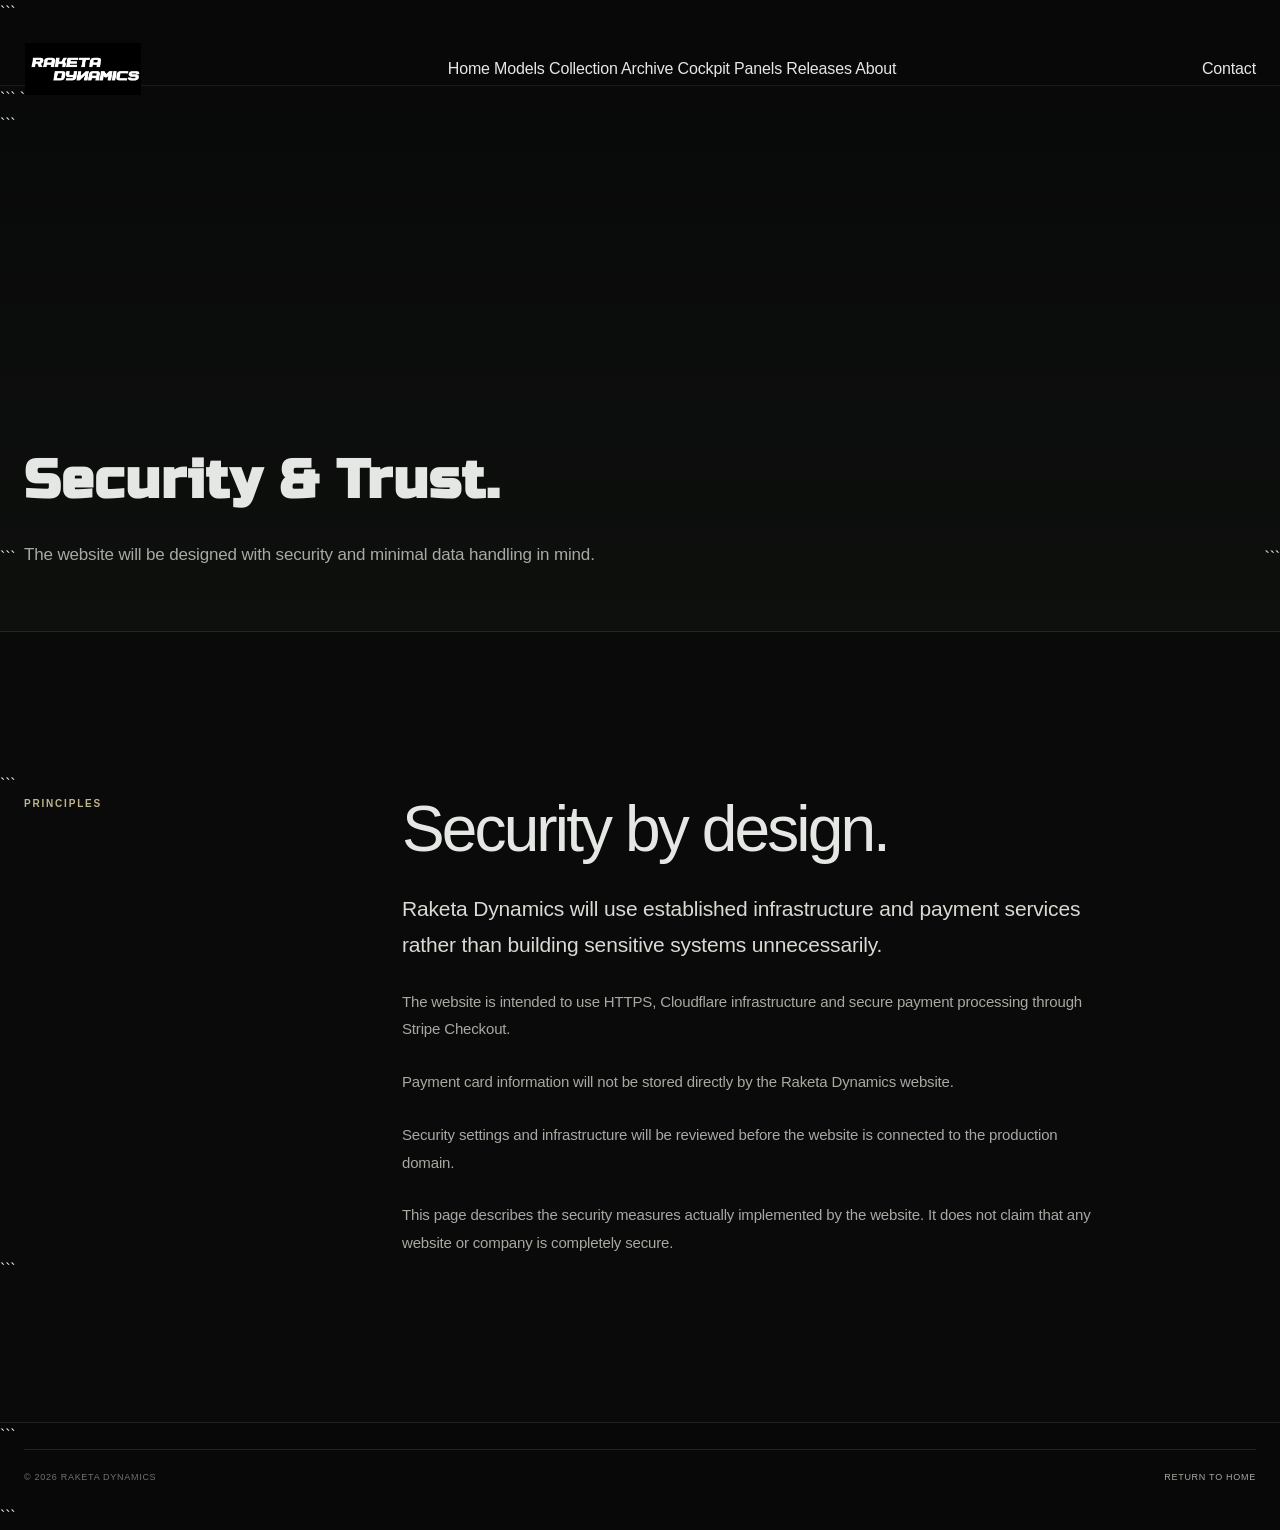
<file: security.html>
<!DOCTYPE html>

<html lang="en">

<head>

```
<meta charset="UTF-8">

<meta
    name="viewport"
    content="width=device-width, initial-scale=1.0"
>

<meta
    name="description"
    content="Security and trust information for Raketa Dynamics."
>

<title>Security & Trust | Raketa Dynamics</title>

<link rel="stylesheet" href="style.css">
```

</head>

<body>

<header class="site-header">

```
<div class="container nav-container">

    <a href="index.html" class="brand">

        <img
            src="logo.png"
            alt="Raketa Dynamics"
        >

    </a>


    <nav class="main-navigation">

        <a href="index.html">
            Home
        </a>

        <a href="models.html">
            Models
        </a>

        <a href="archive.html">
            Collection Archive
        </a>

        <a href="panels.html">
            Cockpit Panels
        </a>

        <a href="releases.html">
            Releases
        </a>

        <a href="about.html">
            About
        </a>

    </nav>


    <a href="contact.html" class="nav-button">
        Contact
    </a>

</div>
```

</header>

<main>

<section class="page-hero">

```
<div class="container">

    <span class="section-kicker">
        RAKETA DYNAMICS / SECURITY
    </span>

    <h1>
        Security & Trust.
    </h1>

    <p>
        The website will be designed with security and minimal
        data handling in mind.
    </p>

</div>
```

</section>

<section class="about-section">

```
<div class="container about-grid">

    <div class="section-label">
        PRINCIPLES
    </div>

    <div>

        <h2>
            Security by design.
        </h2>

        <p class="large-text">
            Raketa Dynamics will use established infrastructure
            and payment services rather than building sensitive
            systems unnecessarily.
        </p>

        <p>
            The website is intended to use HTTPS, Cloudflare
            infrastructure and secure payment processing through
            Stripe Checkout.
        </p>

        <p>
            Payment card information will not be stored directly
            by the Raketa Dynamics website.
        </p>

        <p>
            Security settings and infrastructure will be reviewed
            before the website is connected to the production
            domain.
        </p>

        <p>
            This page describes the security measures actually
            implemented by the website. It does not claim that
            any website or company is completely secure.
        </p>

    </div>

</div>
```

</section>

</main>

<footer class="site-footer">

```
<div class="container footer-bottom">

    <span>
        © 2026 Raketa Dynamics
    </span>

    <a href="index.html">
        Return to home
    </a>

</div>
```

</footer>

</body>
</html>
</file>
<file: style.css>
@import url('https://fonts.googleapis.com/css2?family=Chakra+Petch:wght@600;700&family=Russo+One&family=Share+Tech+Mono&display=swap');
/* ========================================================= 
   RAKETA DYNAMICS 
   MAIN WEBSITE STYLESHEET 
========================================================= */ 
 
:root { 
    --background: #090a09; 
    --background-light: #101210; 
    --background-panel: #141714; 
    --background-panel-light: #191c19; 
 
    --text: #eeeDE7; 
    --text-muted: #a7aaa2; 
    --text-dark: #d8dad3; 
 
    --line: rgba(238, 237, 231, 0.12); 
    --line-strong: rgba(238, 237, 231, 0.22); 
 
    --accent: #a89a72; 
    --accent-light: #c1b58e; 
 
    --olive: #59604c; 
    --olive-light: #707861; 
 
    --sand: #a89a72; 
 
    --black: #000000; 
    --max-width: 1280px; 
 
    --header-height: 86px; 
 
    --transition-fast: 0.2s ease; 
    --transition: 0.3s ease; 
} 
 
 
/* ========================================================= 
   RESET 
========================================================= */ 
 
* { 
    margin: 0; 
    padding: 0; 
    box-sizing: border-box; 
} 
 
html { 
    scroll-behavior: smooth; 
    background: var(--background); 
} 
 
body { 
    background: var(--background); 
    color: var(--text); 
 
    font-family: 
        Arial, 
        Helvetica, 
        sans-serif; 
 
    line-height: 1.6; 
 
    -webkit-font-smoothing: antialiased; 
    -moz-osx-font-smoothing: grayscale; 
 
    text-rendering: optimizeLegibility; 
 
    padding-top: var(--header-height); 
 
    overflow-x: hidden; 
} 
 
body, 
button, 
input, 
textarea, 
select { 
    -webkit-tap-highlight-color: transparent; 
} 
 
img { 
    display: block; 
    max-width: 100%; 
} 
 
a { 
    color: inherit; 
    text-decoration: none; 
} 
 
button, 
input, 
textarea, 
select { 
    font: inherit; 
} 
 
button { 
    cursor: pointer; 
} 
 
::selection { 
    background: var(--accent); 
    color: #090a09; 
} 
 
 
/* ========================================================= 
   GENERAL 
========================================================= */ 
 
.container { 
    width: min( 
        calc(100% - 48px), 
        var(--max-width) 
    ); 
 
    margin-left: auto; 
    margin-right: auto; 
} 
 
main { 
    overflow: hidden; 
} 
 
section { 
    position: relative; 
} 
 
.section-kicker, 
.section-label { 
    display: block; 
 
    color: var(--accent-light); 
 
    font-size: 10px; 
    font-weight: 700; 
 
    letter-spacing: 0.18em; 
    line-height: 1.3; 
 
    text-transform: uppercase; 
} 
 
.text-muted { 
    color: var(--text-muted); 
} 
 
 
/* ========================================================= 
   FIXED HEADER 
========================================================= */ 
 
.site-header { 
    position: fixed; 
 
    top: 0; 
    left: 0; 
 
    width: 100%; 
    height: var(--header-height); 
 
    z-index: 10000; 
 
    background: #000000; 
 
    border-bottom: 
        1px solid 
        rgba(255, 255, 255, 0.08); 
} 


/* =========================================================
   DROPDOWN HOVER BRIDGE
========================================================= */

/*
   Creates an invisible area directly underneath the black
   header.

   This bridges the gap between the header and dropdowns so
   the dropdown does not disappear while the mouse moves
   from the navigation bar down onto the menu.
*/

.site-header::after {

    content: "";

    position: absolute;

    top: 100%;
    left: 0;

    width: 100%;
    height: 25px;

    background: transparent;

    pointer-events: auto;
}


/* ========================================================= 
   HEADER CONTAINER 
========================================================= */ 
 
.nav-container { 
    position: relative; 
 
    width: min( 
        calc(100% - 48px), 
        var(--max-width) 
    ); 
 
    height: var(--header-height); 
    min-height: var(--header-height); 
 
    margin-left: auto; 
    margin-right: auto; 
 
    display: flex; 
 
    align-items: center; 
 
    justify-content: space-between; 
 
    gap: 30px; 
} 
 
 
/* ========================================================= 
   LOGO 
========================================================= */ 
 
.brand { 
    display: flex; 
 
    align-items: center; 
    justify-content: center; 
 
    flex-shrink: 0; 
 
    line-height: 1; 
} 
 
.brand img { 
    display: block; 
 
    width: 118px; 
 
    height: auto; 
 
    max-height: 52px; 
 
    object-fit: contain; 
 
    transition: 
        transform var(--transition-fast); 
} 
 
.brand:hover img { 
    transform: scale(1.02); 
} 
 
 
/* ========================================================= 
   MAIN NAVIGATION 
========================================================= */ 
 
.site-navigation { 
 
    margin-left: auto; 
 
    display: flex; 
 
    align-items: center; 
 
    justify-content: flex-end; 
 
    gap: 30px; 
 
    height: var(--header-height); 
 
    font-family: 
        Arial, 
        Helvetica, 
        sans-serif; 
} 
 
 
/* ========================================================= 
   NAVIGATION LINKS 
========================================================= */ 
 
.site-navigation-link { 
 
    position: relative; 
 
    display: inline-flex; 
 
    align-items: center; 
 
    justify-content: center; 
 
    height: var(--header-height); 
 
    color: var(--text-muted); 
 
    font-size: 9px; 
 
    font-weight: 700; 
 
    letter-spacing: 0.14em; 
 
    line-height: 1; 
 
    text-transform: uppercase; 
 
    white-space: nowrap; 
 
    transition: 
        color var(--transition-fast); 
} 
 
.site-navigation-link:hover, 
.site-navigation-link:focus-visible { 
 
    color: var(--text); 
} 
 
 
/* ========================================================= 
   DROPDOWN NAVIGATION ITEMS 
========================================================= */ 
 
.site-navigation-item { 
 
    position: relative; 
 
    display: flex; 
 
    align-items: center; 
 
    justify-content: center; 
 
    height: var(--header-height); 
} 
 
 
/* ========================================================= 
   SUPPLY / UPDATES / ABOUT 
========================================================= */ 
 
.site-navigation-supply .site-navigation-link, 
.site-navigation-updates .site-navigation-link, 
.site-navigation-about .site-navigation-link { 
 
    position: relative; 
 
    z-index: 2; 
} 
 
 
/* ========================================================= 
   ALL NAVIGATION DROPDOWNS 
========================================================= */ 
 
.supply-dropdown, 
.updates-dropdown, 
.about-dropdown { 
 
    position: absolute; 
 
    top: 100%; 
 
    left: 50%; 
 
    transform: 
        translateX(-50%) 
        translateY(-8px); 
 
    z-index: 10001; 
 
    display: flex; 
 
    flex-direction: column; 
 
    align-items: center; 
 
    justify-content: flex-start; 
 
    gap: 16px; 
 
    min-width: 110px; 
 
    padding: 15px 8px 8px; 
 
    opacity: 0; 
 
    visibility: hidden; 
 
    pointer-events: none; 
 
    transition: 
        opacity 0.45s ease, 
        transform 0.45s ease, 
        visibility 0.45s ease; 
} 
 
 
/* ========================================================= 
   OPEN ONLY THE DROPDOWN YOU'RE HOVERING
========================================================= */ 
 
.site-navigation-supply:hover .supply-dropdown, 
.site-navigation-updates:hover .updates-dropdown, 
.site-navigation-about:hover .about-dropdown, 
.site-navigation-supply:focus-within .supply-dropdown, 
.site-navigation-updates:focus-within .updates-dropdown, 
.site-navigation-about:focus-within .about-dropdown { 
 
    opacity: 1; 
 
    visibility: visible; 
 
    pointer-events: auto; 
 
    transform: 
        translateX(-50%) 
        translateY(0); 
} 
 
 
/* ========================================================= 
   DROPDOWN LINKS 
========================================================= */ 
 
.dropdown-navigation-link { 
 
    display: inline-flex; 
 
    align-items: center; 
 
    justify-content: center; 
 
    color: var(--text-muted); 
 
    font-family: 
        Arial, 
        Helvetica, 
        sans-serif; 
 
    font-size: 9px; 
 
    font-weight: 700; 
 
    letter-spacing: 0.14em; 
 
    line-height: 1; 
 
    text-transform: uppercase; 
 
    white-space: nowrap; 
 
    transition: 
        color var(--transition-fast), 
        transform var(--transition-fast); 
} 
 
.dropdown-navigation-link:hover, 
.dropdown-navigation-link:focus-visible { 
 
    color: var(--text); 
 
    transform: translateY(-1px); 
} 
 
 
/* ========================================================= 
   HOME PAGE HERO 
========================================================= */ 
 
.home-hero { 
    position: relative; 
 
    width: 100%; 
 
    height: 
        calc( 
            100vh - var(--header-height) 
        ); 
 
    min-height: 650px; 
 
    overflow: hidden; 
 
    background: #000; 
} 
 
 
/* ========================================================= 
   HOME IMAGE STAGE 
========================================================= */ 
 
.home-image-stage { 
    position: absolute; 
 
    inset: 0; 
 
    overflow: hidden; 
 
    background: #000; 
} 
 
.home-image { 
    position: absolute; 
 
    inset: 0; 
 
    width: 100%; 
    height: 100%; 
 
    object-fit: cover; 
 
    opacity: 0; 
 
    transform: scale(1.035); 
 
    will-change: 
        opacity, 
        transform; 
} 
 
.home-image-black { 
    animation: 
        homeBlackFade 14s ease-in-out infinite, 
        homeBlackZoom 14s ease-in-out infinite; 
} 
 
.home-image-white { 
    animation: 
        homeWhiteFade 14s ease-in-out infinite, 
        homeWhiteZoom 14s ease-in-out infinite; 
 
    animation-delay: 7s; 
} 
 
 
/* ========================================================= 
   HOME IMAGE CROSSFADE 
========================================================= */ 
 
@keyframes homeBlackFade { 
 
    0% { 
        opacity: 0; 
    } 
 
    10% { 
        opacity: 1; 
    } 
 
    45% { 
        opacity: 1; 
    } 
 
    55% { 
        opacity: 0; 
    } 
 
    100% { 
        opacity: 0; 
    } 
} 
 
@keyframes homeWhiteFade { 
 
    0% { 
        opacity: 0; 
    } 
 
    10% { 
        opacity: 1; 
    } 
 
    45% { 
        opacity: 1; 
    } 
 
    55% { 
        opacity: 0; 
    } 
 
    100% { 
        opacity: 0; 
    } 
} 
 
 
/* ========================================================= 
   HOME IMAGE SLOW MOVEMENT 
========================================================= */ 
 
@keyframes homeBlackZoom { 
 
    0% { 
        transform: scale(1.035); 
    } 
 
    50% { 
        transform: scale(1); 
    } 
 
    100% { 
        transform: scale(1.035); 
    } 
} 
 
@keyframes homeWhiteZoom { 
 
    0% { 
        transform: scale(1.035); 
    } 
 
    50% { 
        transform: scale(1); 
    } 
 
    100% { 
        transform: scale(1.035); 
    } 
} 
 
 
/* ========================================================= 
   HOME IMAGE OVERLAY 
========================================================= */ 
 
.home-image-stage::after { 
    content: ""; 
 
    position: absolute; 
 
    inset: 0; 
 
    pointer-events: none; 
 
    background: 
        linear-gradient( 
            to bottom, 
            rgba(0, 0, 0, 0.48), 
            rgba(0, 0, 0, 0.08) 45%, 
            rgba(0, 0, 0, 0.30) 100% 
        ); 
} 
 
 
/* ========================================================= 
   HOME HERO LOGO 
========================================================= */ 
 
.home-hero-top { 
    position: absolute; 
 
    inset: 0 0 50% 0; 
 
    z-index: 5; 
 
    display: flex; 
 
    align-items: center; 
    justify-content: center; 
 
    background: rgba(0, 0, 0, 0.20); 
 
    pointer-events: none; 
} 
 
.home-hero-logo { 
    width: min(720px, 75vw); 
 
    max-height: 240px; 
 
    object-fit: contain; 
 
    opacity: 0.96; 
 
    filter: 
        drop-shadow( 
            0 10px 30px 
            rgba(0, 0, 0, 0.45) 
        ); 
} 
 
 
/* ========================================================= 
   HOME SCROLL INDICATOR 
========================================================= */ 
 
.home-scroll-indicator { 
    position: absolute; 
 
    left: 50%; 
    bottom: 28px; 
 
    transform: translateX(-50%); 
 
    z-index: 10; 
 
    display: flex; 
 
    flex-direction: column; 
    align-items: center; 
 
    gap: 8px; 
 
    color: #fff; 
 
    font-size: 0.65rem; 
 
    letter-spacing: 0.18em; 
 
    text-transform: uppercase; 
 
    opacity: 0.65; 
} 
 
.home-scroll-line { 
    width: 1px; 
 
    height: 34px; 
 
    background: 
        rgba(255, 255, 255, 0.65); 
 
    animation: 
        homeScrollPulse 
        2.5s 
        ease-in-out 
        infinite; 
} 
 
@keyframes homeScrollPulse { 
 
    0%, 
    100% { 
        opacity: 0.25; 
 
        transform: scaleY(0.65); 
 
        transform-origin: top; 
    } 
 
    50% { 
        opacity: 1; 
 
        transform: scaleY(1); 
 
        transform-origin: top; 
    } 
} 
 
 
/* ========================================================= 
   HOME SECOND SCREEN 
========================================================= */ 
 
.home-second-screen { 
    min-height: 100vh; 
 
    display: flex; 
 
    align-items: center; 
 
    background: #000; 
} 
 
.home-second-content { 
    max-width: 760px; 
} 
 
.home-second-content h2 { 
    margin-bottom: 25px; 
} 
 
.home-second-content p { 
    line-height: 1.75; 
} 
 
 
/* ========================================================= 
   STANDARD HERO 
========================================================= */ 
 
.hero { 
    min-height: 780px; 
 
    display: flex; 
 
    align-items: center; 
 
    position: relative; 
 
    background: 
        linear-gradient( 
            180deg, 
            #090a09 0%, 
            #0b0d0b 55%, 
            #0e100e 100% 
        ); 
 
    border-bottom: 1px solid var(--line); 
} 
 
.hero-content { 
    padding-top: 90px; 
    padding-bottom: 90px; 
} 
 
.hero-label { 
    margin-bottom: 28px; 
 
    color: var(--accent-light); 
 
    font-size: 10px; 
    font-weight: 700; 
 
    letter-spacing: 0.2em; 
 
    text-transform: uppercase; 
} 
 
.hero h1 { 
    max-width: 980px; 
 
    font-size: 
        clamp( 
            60px, 
            9vw, 
            128px 
        ); 
 
    font-weight: 500; 
 
    line-height: 0.92; 
 
    letter-spacing: -0.055em; 
} 
 
.hero h1 span { 
    display: block; 
 
    color: var(--text-muted); 
} 
 
.hero-description { 
    max-width: 620px; 
 
    margin-top: 35px; 
 
    color: var(--text-muted); 
 
    font-size: 17px; 
 
    line-height: 1.8; 
} 
 
 
/* ========================================================= 
   BUTTONS 
========================================================= */ 
 
.hero-actions { 
    display: flex; 
 
    align-items: center; 
 
    gap: 12px; 
 
    margin-top: 38px; 
} 
 
.button { 
    display: inline-flex; 
 
    align-items: center; 
    justify-content: center; 
 
    min-height: 50px; 
 
    padding: 0 24px; 
 
    border: 1px solid transparent; 
 
    font-size: 10px; 
    font-weight: 700; 
 
    letter-spacing: 0.14em; 
 
    text-transform: uppercase; 
 
    transition: 
        background var(--transition-fast), 
        border-color var(--transition-fast), 
        color var(--transition-fast), 
        transform var(--transition-fast); 
} 
 
.button:hover { 
    transform: translateY(-1px); 
} 
 
.button-primary { 
    background: var(--text); 
 
    color: #0a0b0a; 
} 
 
.button-primary:hover, 
.button-primary:focus-visible { 
    background: var(--accent-light); 
} 
 
.button-secondary { 
    border-color: var(--line-strong); 
 
    color: var(--text); 
} 
 
.button-secondary:hover, 
.button-secondary:focus-visible { 
    background: var(--olive); 
 
    border-color: var(--olive-light); 
} 
 
 
/* ========================================================= 
   HERO SPECIFICATIONS 
========================================================= */ 
 
.hero-specifications { 
    display: flex; 
 
    gap: 60px; 
 
    margin-top: 100px; 
 
    padding-top: 25px; 
 
    border-top: 1px solid var(--line); 
 
    max-width: 700px; 
} 
 
.hero-specifications div { 
    display: flex; 
 
    flex-direction: column; 
 
    gap: 5px; 
} 
 
.hero-specifications strong { 
    color: var(--accent-light); 
 
    font-size: 11px; 
    font-weight: 700; 
 
    letter-spacing: 0.12em; 
} 
 
.hero-specifications span { 
    color: var(--text-muted); 
 
    font-size: 9px; 
    font-weight: 600; 
 
    letter-spacing: 0.13em; 
} 
 
 
/* ========================================================= 
   INTRO 
========================================================= */ 
 
.intro-section { 
    padding-top: 150px; 
    padding-bottom: 150px; 
 
    background: var(--background); 
} 
 
.intro-grid { 
    display: grid; 
 
    grid-template-columns: 25% 1fr; 
 
    gap: 70px; 
} 
 
.intro-content { 
    max-width: 800px; 
} 
 
.intro-content h2 { 
    margin-bottom: 28px; 
 
    font-size: 
        clamp( 
            42px, 
            6vw, 
            78px 
        ); 
 
    font-weight: 500; 
 
    line-height: 1; 
 
    letter-spacing: -0.045em; 
} 
 
.intro-content p { 
    max-width: 720px; 
 
    color: var(--text-muted); 
 
    font-size: 16px; 
 
    line-height: 1.85; 
} 
 
.intro-content p + p { 
    margin-top: 22px; 
} 
 
.large-text { 
    font-size: 21px !important; 
 
    line-height: 1.7 !important; 
 
    color: var(--text-dark) !important; 
} 
 
 
/* ========================================================= 
   MODELS SECTION 
========================================================= */ 
 
.models-section { 
    padding-top: 120px; 
    padding-bottom: 120px; 
 
    background: var(--background-light); 
 
    border-top: 1px solid var(--line); 
    border-bottom: 1px solid var(--line); 
} 
 
.section-heading { 
    display: flex; 
 
    align-items: flex-end; 
    justify-content: space-between; 
 
    gap: 50px; 
 
    margin-bottom: 55px; 
} 
 
.section-heading h2 { 
    margin-top: 12px; 
 
    font-size: 
        clamp( 
            42px, 
            5vw, 
            68px 
        ); 
 
    font-weight: 500; 
 
    line-height: 1; 
 
    letter-spacing: -0.045em; 
} 
 
.section-heading > p { 
    max-width: 400px; 
 
    color: var(--text-muted); 
 
    font-size: 14px; 
 
    line-height: 1.7; 
} 
 
 
/* ========================================================= 
   PRODUCT GRID 
========================================================= */ 
 
.product-grid { 
    display: grid; 
 
    grid-template-columns: 
        repeat(3, minmax(0, 1fr)); 
 
    gap: 1px; 
 
    background: var(--line); 
} 
 
.product-card { 
    background: var(--background-panel); 
 
    min-width: 0; 
 
    transition: 
        background var(--transition); 
} 
 
.product-card:hover { 
    background: var(--background-panel-light); 
} 
 
.product-image-placeholder { 
    aspect-ratio: 4 / 3; 
 
    display: flex; 
 
    align-items: center; 
    justify-content: center; 
 
    background: 
        linear-gradient( 
            145deg, 
            #171a17, 
            #0d0f0d 
        ); 
 
    border-bottom: 1px solid var(--line); 
 
    color: 
        rgba( 
            238, 
            237, 
            231, 
            0.22 
        ); 
 
    font-size: 12px; 
    font-weight: 700; 
 
    letter-spacing: 0.2em; 
} 
 
.product-card-content { 
    padding: 25px; 
} 
 
.product-meta { 
    color: var(--accent-light); 
 
    font-size: 9px; 
    font-weight: 700; 
 
    letter-spacing: 0.14em; 
} 
 
.product-card h3 { 
    margin-top: 9px; 
 
    font-size: 27px; 
 
    font-weight: 500; 
 
    letter-spacing: -0.025em; 
} 
 
.product-card p { 
    margin-top: 5px; 
 
    color: var(--text-muted); 
 
    font-size: 13px; 
} 
 
 
/* ========================================================= 
   TEXT LINKS 
========================================================= */ 
 
.text-link { 
    display: inline-block; 
 
    margin-top: 20px; 
 
    color: var(--text); 
 
    font-size: 10px; 
    font-weight: 700; 
 
    letter-spacing: 0.12em; 
 
    text-transform: uppercase; 
 
    transition: 
        color var(--transition-fast); 
} 
 
.text-link:hover, 
.text-link:focus-visible { 
    color: var(--accent-light); 
} 
 
 
/* ========================================================= 
   EDITIONS 
========================================================= */ 
 
.edition-section { 
    padding-top: 120px; 
    padding-bottom: 120px; 
 
    background: var(--background); 
} 
 
.edition-grid { 
    display: grid; 
 
    grid-template-columns: 
        repeat(2, minmax(0, 1fr)); 
 
    gap: 1px; 
 
    background: var(--line); 
} 
 
.edition-card { 
    display: grid; 
 
    grid-template-columns: 60px 1fr; 
 
    gap: 30px; 
 
    min-height: 400px; 
 
    padding: 45px; 
 
    background: var(--background-panel); 
 
    transition: 
        background var(--transition); 
} 
 
.edition-card:hover { 
    background: var(--background-panel-light); 
} 
 
.edition-card-featured { 
    background: 
        linear-gradient( 
            145deg, 
            #171a16, 
            #111310 
        ); 
} 
 
.edition-number { 
    color: var(--accent); 
 
    font-size: 10px; 
    font-weight: 700; 
 
    letter-spacing: 0.15em; 
} 
 
.edition-label { 
    color: var(--accent-light); 
 
    font-size: 10px; 
    font-weight: 700; 
 
    letter-spacing: 0.18em; 
} 
 
.edition-card h3 { 
    margin-top: 15px; 
 
    font-size: 42px; 
 
    font-weight: 500; 
 
    line-height: 1.05; 
 
    letter-spacing: -0.04em; 
} 
 
.edition-card p { 
    max-width: 500px; 
 
    margin-top: 22px; 
 
    color: var(--text-muted); 
 
    font-size: 14px; 
 
    line-height: 1.8; 
} 
 
 
/* ========================================================= 
   ARCHIVE 
========================================================= */ 
 
.archive-section { 
    padding-top: 120px; 
    padding-bottom: 120px; 
 
    background: var(--background-light); 
 
    border-top: 1px solid var(--line); 
    border-bottom: 1px solid var(--line); 
} 
 
.archive-grid { 
    display: grid; 
 
    grid-template-columns: 
        minmax(0, 0.8fr) 
        minmax(0, 1.2fr); 
 
    gap: 90px; 
 
    align-items: center; 
} 
 
.archive-introduction h2 { 
    margin-top: 15px; 
 
    font-size: 
        clamp( 
            44px, 
            5vw, 
            72px 
        ); 
 
    font-weight: 500; 
 
    line-height: 1; 
 
    letter-spacing: -0.045em; 
} 
 
.archive-introduction p { 
    max-width: 480px; 
 
    margin-top: 25px; 
 
    color: var(--text-muted); 
 
    font-size: 15px; 
 
    line-height: 1.8; 
} 
 
.archive-introduction .button { 
    margin-top: 32px; 
} 
 
 
/* ========================================================= 
   ARCHIVE TREE 
========================================================= */ 
 
.archive-preview { 
    border: 1px solid var(--line-strong); 
 
    background: #0b0d0b; 
 
    overflow: hidden; 
} 
 
.archive-header { 
    padding: 18px 22px; 
 
    border-bottom: 1px solid var(--line); 
 
    color: var(--accent-light); 
 
    font-size: 9px; 
    font-weight: 700; 
 
    letter-spacing: 0.17em; 
} 
 
.archive-tree { 
    padding: 30px; 
} 
 
.tree-collection { 
    color: var(--text); 
 
    font-size: 12px; 
    font-weight: 700; 
 
    letter-spacing: 0.1em; 
} 
 
.tree-nation { 
    margin-top: 25px; 
 
    padding-left: 20px; 
 
    color: var(--accent-light); 
 
    font-size: 10px; 
    font-weight: 700; 
 
    letter-spacing: 0.14em; 
} 
 
.tree-category { 
    margin-top: 18px; 
    margin-left: 40px; 
 
    padding-left: 20px; 
 
    border-left: 1px solid var(--line-strong); 
 
    color: var(--text-muted); 
 
    font-size: 9px; 
    font-weight: 700; 
 
    letter-spacing: 0.14em; 
} 
 
.tree-vehicle { 
    margin-top: 14px; 
    margin-left: 60px; 
 
    padding-left: 20px; 
 
    border-left: 1px solid var(--line-strong); 
 
    color: var(--text); 
 
    font-size: 13px; 
    font-weight: 600; 
 
    letter-spacing: 0.04em; 
} 
 
.tree-release { 
    margin-top: 8px; 
    margin-left: 80px; 
 
    padding-left: 20px; 
 
    border-left: 1px solid var(--line); 
 
    color: var(--text-muted); 
 
    font-size: 11px; 
} 
 
 
/* ========================================================= 
   ABOUT 
========================================================= */ 
 
.about-section { 
    padding-top: 140px; 
    padding-bottom: 140px; 
 
    background: var(--background); 
} 
 
.about-grid { 
    display: grid; 
 
    grid-template-columns: 25% 1fr; 
 
    gap: 70px; 
} 
 
.about-grid > div:last-child { 
    max-width: 800px; 
} 
 
.about-grid h2 { 
    font-size: 
        clamp( 
            44px, 
            5vw, 
            72px 
        ); 
 
    font-weight: 500; 
 
    line-height: 1; 
 
    letter-spacing: -0.045em; 
} 
 
.about-grid p { 
    max-width: 700px; 
 
    margin-top: 25px; 
 
    color: var(--text-muted); 
 
    font-size: 15px; 
 
    line-height: 1.85; 
} 
 
.about-grid .large-text { 
    margin-top: 30px; 
} 
 
 
/* ========================================================= 
   CONTACT 
========================================================= */ 
 
.contact-section { 
    padding-top: 130px; 
    padding-bottom: 130px; 
 
    background: 
        linear-gradient( 
            145deg, 
            #151814, 
            #0b0d0b 
        ); 
 
    border-top: 1px solid var(--line); 
    border-bottom: 1px solid var(--line); 
} 
 
.contact-content { 
    max-width: 850px; 
 
    margin-left: auto; 
    margin-right: auto; 
 
    text-align: center; 
} 
 
.contact-content h2 { 
    margin-top: 18px; 
 
    font-size: 
        clamp( 
            46px, 
            6vw, 
            82px 
        ); 
 
    font-weight: 500; 
 
    line-height: 1; 
 
    letter-spacing: -0.05em; 
} 
 
.contact-content > p { 
    max-width: 600px; 
 
    margin: 25px auto 0; 
 
    color: var(--text-muted); 
 
    font-size: 15px; 
 
    line-height: 1.8; 
} 
 
 
/* ========================================================= 
   PAGE HERO 
========================================================= */ 
 
.page-hero { 
    min-height: 520px; 
 
    display: flex; 
 
    align-items: flex-end; 
 
    padding-top: 150px; 
    padding-bottom: 90px; 
 
    background: 
        linear-gradient( 
            180deg, 
            #080909 0%, 
            #0e100e 100% 
        ); 
 
    border-bottom: 1px solid var(--line); 
} 
 
.page-hero h1 { 
    max-width: 900px; 
 
    margin-top: 14px; 
 
    font-size: 
        clamp( 
            52px, 
            7vw, 
            92px 
        ); 
 
    font-weight: 500; 
 
    line-height: 0.98; 
 
    letter-spacing: -0.045em; 
} 
 
.page-hero p { 
    max-width: 650px; 
 
    margin-top: 28px; 
 
    color: var(--text-muted); 
 
    font-size: 17px; 
 
    line-height: 1.8; 
} 
 
 
/* ========================================================= 
   MODELS PAGE 
========================================================= */ 
 
.model-branch { 
    margin-bottom: 90px; 
} 
 
.model-branch:last-child { 
    margin-bottom: 0; 
} 
 
.model-branch-title { 
    margin-bottom: 30px; 
} 
 
.model-branch-title h2 { 
    margin: 0; 
 
    font-size: 
        clamp( 
            36px, 
            4vw, 
            54px 
        ); 
 
    font-weight: 500; 
 
    line-height: 1; 
 
    letter-spacing: -0.04em; 
} 
 
.model-list { 
    display: grid; 
 
    grid-template-columns: 
        repeat(3, minmax(0, 1fr)); 
 
    gap: 22px; 
} 
 
 
/* ========================================================= 
   MODEL ITEM 
========================================================= */ 
 
.model-item { 
    position: relative; 
 
    overflow: hidden; 
 
    border: 
        1px solid 
        rgba(255, 255, 255, 0.15); 
 
    cursor: pointer; 
 
    background: #000000; 
 
    transition: 
        border-color var(--transition), 
        transform var(--transition), 
        background var(--transition); 
} 
 
.model-item:hover { 
    border-color: 
        rgba(193, 181, 142, 0.42); 
 
    transform: translateY(-2px); 
} 
 
.model-item-header { 
    min-height: 92px; 
 
    padding: 20px; 
 
    display: flex; 
 
    align-items: center; 
    justify-content: space-between; 
 
    gap: 15px; 
} 
 
.model-item-title { 
    margin: 0; 
 
    color: var(--text); 
 
    font-size: 1.08rem; 
 
    line-height: 1.3; 
 
    font-weight: 500; 
} 
 
.model-item-toggle { 
    color: var(--accent-light); 
 
    font-size: 1.4rem; 
 
    line-height: 1; 
 
    flex-shrink: 0; 
 
    transition: 
        transform var(--transition), 
        color var(--transition-fast); 
} 
 
.model-item:hover .model-item-toggle, 
.model-item.is-open .model-item-toggle { 
    transform: rotate(45deg); 
 
    color: var(--text); 
} 
 
 
/* ========================================================= 
   MODEL GALLERY 
========================================================= */ 
 
.model-gallery { 
    position: relative; 
 
    width: 100%; 
 
    overflow-x: auto; 
 
    display: flex; 
 
    gap: 0; 
 
    scroll-snap-type: x mandatory; 
 
    scrollbar-width: thin; 
 
    background: #000000; 
} 
 
.model-gallery-slide { 
    flex: 0 0 100%; 
 
    scroll-snap-align: start; 
} 
 
.model-gallery-slide img { 
    display: block; 
 
    width: 100%; 
    height: 240px; 
 
    object-fit: cover; 
 
    background: #000000; 
} 
 
.model-gallery-note { 
    padding: 9px 20px 0; 
 
    color: var(--text-muted); 
 
    font-size: 0.65rem; 
 
    letter-spacing: 0.08em; 
 
    text-transform: uppercase; 
 
    opacity: 0.55; 
} 
 
 
/* ========================================================= 
   MODEL CONTENT 
========================================================= */ 
 
.model-item-content { 
    max-height: 0; 
 
    opacity: 0; 
 
    overflow: hidden; 
 
    padding: 0 20px; 
 
    transition: 
        max-height 0.45s ease, 
        opacity 0.3s ease, 
        padding 0.45s ease; 
} 
 
.model-item:hover .model-item-content, 
.model-item.is-open .model-item-content { 
    max-height: 300px; 
 
    opacity: 1; 
 
    padding: 20px; 
} 
 
.model-item-description p { 
    margin: 0 0 18px; 
 
    color: var(--text-muted); 
 
    line-height: 1.6; 
} 
 
.model-details-link { 
    display: inline-block; 
} 
 
 
/* ========================================================= 
   FOOTER 
========================================================= */ 
 
.site-footer { 
    background: #070807; 
 
    border-top: 1px solid var(--line); 
} 
 
.footer-grid { 
    display: grid; 
 
    grid-template-columns: 
        1.2fr 
        1fr 
        1fr; 
 
    gap: 60px; 
 
    padding-top: 70px; 
    padding-bottom: 70px; 
} 
 
.footer-brand { 
    margin-bottom: 22px; 
} 
 
.footer-grid > div:first-child p { 
    max-width: 330px; 
 
    color: var(--text-muted); 
 
    font-size: 12px; 
 
    line-height: 1.7; 
} 
 
.footer-links { 
    display: flex; 
 
    flex-direction: column; 
 
    gap: 10px; 
} 
 
.footer-links a { 
    color: var(--text-muted); 
 
    font-size: 10px; 
    font-weight: 600; 
 
    letter-spacing: 0.08em; 
 
    text-transform: uppercase; 
 
    transition: 
        color var(--transition-fast); 
} 
 
.footer-links a:hover, 
.footer-links a:focus-visible { 
    color: var(--text); 
} 
 
.footer-contact { 
    display: flex; 
 
    flex-direction: column; 
 
    align-items: flex-start; 
 
    gap: 10px; 
} 
 
.footer-contact > span { 
    color: var(--accent-light); 
 
    font-size: 9px; 
    font-weight: 700; 
 
    letter-spacing: 0.17em; 
} 
 
.footer-contact a { 
    color: var(--text-muted); 
 
    font-size: 12px; 
 
    word-break: break-word; 
 
    transition: 
        color var(--transition-fast); 
} 
 
.footer-contact a:hover, 
.footer-contact a:focus-visible { 
    color: var(--text); 
} 
 
.footer-bottom { 
    display: flex; 
 
    align-items: center; 
    justify-content: space-between; 
 
    gap: 20px; 
 
    padding-top: 20px; 
    padding-bottom: 20px; 
 
    border-top: 1px solid var(--line); 
 
    color: #70736d; 
 
    font-size: 9px; 
 
    letter-spacing: 0.08em; 
 
    text-transform: uppercase; 
} 
 
.footer-bottom a { 
    color: var(--text-muted); 
 
    transition: 
        color var(--transition-fast); 
} 
 
.footer-bottom a:hover, 
.footer-bottom a:focus-visible { 
    color: var(--text); 
} 
 
 
/* ========================================================= 
   FOCUS STATES 
========================================================= */ 
 
a:focus-visible, 
button:focus-visible { 
    outline: 
        1px solid 
        var(--accent-light); 
 
    outline-offset: 4px; 
} 
 
 
/* ========================================================= 
   TABLET 
========================================================= */ 
 
@media (max-width: 1000px) { 
 
    .archive-grid { 
        grid-template-columns: 1fr; 
 
        gap: 55px; 
    } 
 
    .footer-grid { 
        grid-template-columns: 
            1fr 
            1fr; 
    } 
 
    .footer-contact { 
        grid-column: 1 / -1; 
    } 
 
    .model-list { 
        grid-template-columns: 
            repeat(2, minmax(0, 1fr)); 
    } 
 
    .site-navigation { 
        gap: 18px; 
    } 
 
    .site-navigation-link { 
        font-size: 8px; 
    } 
 
    .dropdown-navigation-link { 
        font-size: 8px; 
    } 
 
    .supply-dropdown, 
    .updates-dropdown, 
    .about-dropdown { 
        gap: 15px; 
    } 
} 
 
 
/* ========================================================= 
   MOBILE / TABLET 
========================================================= */ 
 
@media (max-width: 760px) { 
 
    :root { 
        --header-height: 75px; 
    } 
 
    body { 
        padding-top: var(--header-height); 
    } 
 
    .container { 
        width: min( 
            calc(100% - 32px), 
            var(--max-width) 
        ); 
    } 
 
 
    /* ----------------------------------------------------- 
       HEADER 
    ----------------------------------------------------- */ 
 
    .nav-container { 
        width: min( 
            calc(100% - 32px), 
            var(--max-width) 
        ); 
 
        height: var(--header-height); 
        min-height: var(--header-height); 
 
        padding-top: 0; 
        padding-bottom: 0; 
 
        gap: 12px; 
    } 
 
    .brand img { 
        width: 88px; 
 
        max-height: 42px; 
    } 
 
 
    /* ----------------------------------------------------- 
       MAIN NAVIGATION 
    ----------------------------------------------------- */ 
 
    .site-navigation { 
 
        gap: 12px; 
 
        height: var(--header-height); 
 
        overflow: visible; 
 
        flex-shrink: 1; 
 
        min-width: 0; 
    } 
 
    .site-navigation-link { 
 
        height: var(--header-height); 
 
        font-size: 7px; 
 
        letter-spacing: 0.10em; 
    } 
 
    .site-navigation-item { 
 
        height: var(--header-height); 
    } 
 
 
    /* ----------------------------------------------------- 
       ALL DROPDOWNS 
    ----------------------------------------------------- */ 
 
    .supply-dropdown, 
    .updates-dropdown, 
    .about-dropdown { 
 
        top: calc(100% + 11px); 
 
        gap: 14px; 
 
        min-width: 90px; 
 
        padding: 2px 6px 7px; 
 
        transition: 
            opacity 0.45s ease, 
            transform 0.45s ease, 
            visibility 0.45s ease; 
    } 
 
    .dropdown-navigation-link { 
 
        font-size: 7px; 
 
        letter-spacing: 0.10em; 
    } 
 
 
    /* ----------------------------------------------------- 
       HOME 
    ----------------------------------------------------- */ 
 
    .home-hero { 
        height: 100svh; 
 
        min-height: 600px; 
    } 
 
    .home-hero-top { 
        inset: 0 0 52% 0; 
    } 
 
    .home-hero-logo { 
        width: 82vw; 
 
        max-height: 180px; 
    } 
 
    .home-image { 
        object-position: center center; 
    } 
 
    .home-scroll-indicator { 
        bottom: 20px; 
    } 
 
 
    /* ----------------------------------------------------- 
       STANDARD HERO 
    ----------------------------------------------------- */ 
 
    .hero { 
        min-height: 680px; 
    } 
 
    .hero-content { 
        padding-top: 70px; 
        padding-bottom: 70px; 
    } 
 
    .hero h1 { 
        font-size: 
            clamp( 
                50px, 
                14vw, 
                80px 
            ); 
    } 
 
    .hero-description { 
        font-size: 15px; 
    } 
 
    .hero-actions { 
        flex-direction: column; 
 
        align-items: stretch; 
 
        max-width: 330px; 
    } 
 
    .hero-specifications { 
        gap: 25px; 
 
        margin-top: 70px; 
    } 
 
 
    /* ----------------------------------------------------- 
       SECTIONS 
    ----------------------------------------------------- */ 
 
    .intro-section, 
    .models-section, 
    .edition-section, 
    .archive-section, 
    .about-section { 
        padding-top: 90px; 
        padding-bottom: 90px; 
    } 
 
    .intro-grid, 
    .about-grid { 
        grid-template-columns: 1fr; 
 
        gap: 30px; 
    } 
 
    .section-heading { 
        flex-direction: column; 
 
        align-items: flex-start; 
 
        gap: 20px; 
    } 
 
    .product-grid { 
        grid-template-columns: 1fr; 
    } 
 
    .edition-grid { 
        grid-template-columns: 1fr; 
    } 
 
    .edition-card { 
        grid-template-columns: 
            40px 
            1fr; 
 
        min-height: auto; 
 
        padding: 30px; 
 
        gap: 20px; 
    } 
 
    .edition-card h3 { 
        font-size: 34px; 
    } 
 
 
    /* ----------------------------------------------------- 
       PAGE HERO 
    ----------------------------------------------------- */ 
 
    .page-hero { 
        min-height: 430px; 
 
        padding-top: 120px; 
        padding-bottom: 65px; 
    } 
 
    .page-hero h1 { 
        font-size: 48px; 
    } 
 
    .page-hero p { 
        font-size: 15px; 
    } 
 
 
    /* ----------------------------------------------------- 
       FOOTER 
    ----------------------------------------------------- */ 
 
    .footer-grid { 
        grid-template-columns: 1fr; 
 
        gap: 40px; 
 
        padding-top: 50px; 
        padding-bottom: 50px; 
    } 
 
    .footer-contact { 
        grid-column: auto; 
    } 
 
    .footer-bottom { 
        flex-direction: column; 
 
        align-items: flex-start; 
 
        gap: 8px; 
    } 
 
 
    /* ----------------------------------------------------- 
       MODELS 
    ----------------------------------------------------- */ 
 
    .model-list { 
        grid-template-columns: 1fr; 
    } 
 
    .model-gallery-slide img { 
        height: 260px; 
    } 
} 
 
 
/* ========================================================= 
   SMALL MOBILE 
========================================================= */ 
 
@media (max-width: 480px) { 
 
    .brand img { 
        width: 76px; 
 
        max-height: 36px; 
    } 
 
 
    /* ----------------------------------------------------- 
       COMPACT NAVIGATION 
    ----------------------------------------------------- */ 
 
    .site-navigation { 
        gap: 8px; 
    } 
 
    .site-navigation-link { 
 
        font-size: 6px; 
 
        letter-spacing: 0.08em; 
    } 
 
 
    /* ----------------------------------------------------- 
       COMPACT DROPDOWNS 
    ----------------------------------------------------- */ 
 
    .supply-dropdown, 
    .updates-dropdown, 
    .about-dropdown { 
 
        top: calc(100% + 10px); 
 
        gap: 12px; 
    } 
 
    .dropdown-navigation-link { 
 
        font-size: 6px; 
 
        letter-spacing: 0.08em; 
    } 
 
 
    .hero { 
        min-height: 620px; 
    } 
 
    .hero-specifications { 
        display: grid; 
 
        grid-template-columns: 
            repeat(3, 1fr); 
 
        gap: 12px; 
    } 
 
    .hero-specifications span { 
        font-size: 7px; 
 
        line-height: 1.4; 
    } 
 
    .product-card-content { 
        padding: 20px; 
    } 
 
    .archive-tree { 
        padding: 20px; 
    } 
 
    .home-hero-logo { 
        width: 86vw; 
    } 
 
    .panel-display-inner span { 
        font-size: 48px; 
    } 
} 
 
 
/* ========================================================= 
   VERY SMALL DEVICES 
========================================================= */ 
 
@media (max-width: 360px) { 
 
    .container { 
        width: min( 
            calc(100% - 24px), 
            var(--max-width) 
        ); 
    } 
 
    .hero h1 { 
        font-size: 46px; 
    } 
 
    .hero-specifications { 
        gap: 8px; 
    } 
 
    .hero-specifications strong { 
        font-size: 9px; 
    } 
 
    .hero-specifications span { 
        font-size: 6px; 
    } 
 
    .edition-card { 
        padding: 24px 20px; 
    } 
 
    .edition-card h3 { 
        font-size: 30px; 
    } 
 
 
    /* ----------------------------------------------------- 
       VERY COMPACT NAVIGATION 
    ----------------------------------------------------- */ 
 
    .site-navigation { 
        gap: 6px; 
    } 
 
    .site-navigation-link { 
        font-size: 5.5px; 
 
        letter-spacing: 0.06em; 
    } 
 
    .supply-dropdown, 
    .updates-dropdown, 
    .about-dropdown { 
        gap: 10px; 
    } 
 
    .dropdown-navigation-link { 
        font-size: 5.5px; 
 
        letter-spacing: 0.06em; 
    } 
} 
 
 
/* ========================================================= 
   REDUCED MOTION 
========================================================= */ 
 
@media (prefers-reduced-motion: reduce) { 
 
    html { 
        scroll-behavior: auto; 
    } 
 
    *, 
    *::before, 
    *::after { 
        animation-duration: 0.01ms !important; 
 
        animation-iteration-count: 1 !important; 
 
        transition-duration: 0.01ms !important; 
 
        scroll-behavior: auto !important; 
    } 
 
    .home-image { 
        animation: none; 
    } 
 
    .home-image-black { 
        opacity: 1; 
    } 
 
    .home-image-white { 
        opacity: 0; 
    } 
 
    .home-scroll-line { 
        animation: none; 
    } 
 
    .supply-dropdown, 
    .updates-dropdown, 
    .about-dropdown { 
        transition: none; 
    } 
}
/* =========================================================
   COLLECTION ARCHIVE / TECH TREE
========================================================= */

.archive-page {
    background: #050605;
}


/* =========================================================
   ARCHIVE SELECTOR
========================================================= */

.archive-selector {
    min-height: calc(100vh - var(--header-height));

    padding: 110px 0 120px;

    background:
        radial-gradient(
            circle at 50% 0%,
            rgba(168, 154, 114, 0.08),
            transparent 42%
        ),
        #070807;
}


.archive-selector-intro {
    width: min(
        calc(100% - 48px),
        var(--max-width)
    );

    margin: 0 auto 65px;
}


.archive-selector-intro h1 {
    margin-top: 15px;

    font-size:
        clamp(
            52px,
            7vw,
            100px
        );

    font-weight: 500;

    line-height: 0.95;

    letter-spacing: -0.055em;
}


.archive-selector-intro p {
    max-width: 650px;

    margin-top: 25px;

    color: var(--text-muted);

    font-size: 17px;

    line-height: 1.8;
}


/* =========================================================
   THREE LARGE SELECTORS
========================================================= */

.archive-tree-selectors {
    width: min(
        calc(100% - 48px),
        1500px
    );

    margin: 0 auto;

    display: grid;

    grid-template-columns:
        repeat(3, minmax(0, 1fr));

    gap: 2px;

    background: var(--line);
}


.archive-selector-card {
    position: relative;

    min-height: 620px;

    overflow: hidden;

    background: #090a09;

    border: 1px solid var(--line);

    isolation: isolate;
}


.archive-selector-image {
    position: absolute;

    inset: 0;

    z-index: -3;

    background: #000;
}


.archive-selector-image img {
    width: 100%;
    height: 100%;

    object-fit: cover;

    opacity: 0.42;

    transform: scale(1.02);

    transition:
        transform 0.7s ease,
        opacity 0.7s ease;
}


.archive-selector-overlay {
    position: absolute;

    inset: 0;

    z-index: -2;

    background:
        linear-gradient(
            to bottom,
            rgba(0, 0, 0, 0.25),
            rgba(0, 0, 0, 0.75) 65%,
            rgba(0, 0, 0, 0.96)
        );

    transition:
        background 0.5s ease;
}


.archive-selector-card:hover .archive-selector-image img {
    transform: scale(1.07);

    opacity: 0.65;
}


.archive-selector-card:hover .archive-selector-overlay {
    background:
        linear-gradient(
            to bottom,
            rgba(0, 0, 0, 0.10),
            rgba(0, 0, 0, 0.62) 60%,
            rgba(0, 0, 0, 0.95)
        );
}


.archive-selector-content {
    height: 100%;

    min-height: 620px;

    padding: 35px;

    display: flex;

    flex-direction: column;

    justify-content: flex-end;
}


.archive-selector-content > span {
    color: var(--accent-light);

    font-size: 10px;

    font-weight: 700;

    letter-spacing: 0.18em;
}


.archive-selector-content h2 {
    margin-top: 12px;

    font-size:
        clamp(
            42px,
            4vw,
            68px
        );

    font-weight: 500;

    line-height: 0.95;

    letter-spacing: -0.045em;
}


.archive-selector-content p {
    max-width: 300px;

    margin-top: 18px;

    color: var(--text-muted);

    font-size: 12px;

    line-height: 1.7;
}


.archive-selector-content strong {
    display: inline-block;

    margin-top: 28px;

    color: var(--text);

    font-size: 9px;

    letter-spacing: 0.16em;
}


/* =========================================================
   FULLSCREEN TREE
========================================================= */

.archive-fullscreen-tree {
    position: relative;

    min-height: 100vh;

    padding:
        120px
        0
        180px;

    background: #050605;

    border-top: 1px solid var(--line);

    scroll-margin-top: var(--header-height);
}


.archive-models-tree {
    background:
        radial-gradient(
            circle at 50% 0%,
            rgba(168, 154, 114, 0.065),
            transparent 35%
        ),
        #050605;
}


.archive-hanger-tree {
    background:
        radial-gradient(
            circle at 50% 0%,
            rgba(193, 181, 142, 0.05),
            transparent 35%
        ),
        #070807;
}


.archive-armoury-tree {
    background:
        radial-gradient(
            circle at 50% 0%,
            rgba(255, 255, 255, 0.035),
            transparent 35%
        ),
        #040504;
}


/* =========================================================
   TREE HEADER
========================================================= */

.archive-tree-header {
    width: min(
        calc(100% - 48px),
        var(--max-width)
    );

    margin: 0 auto 100px;

    display: flex;

    align-items: flex-end;

    justify-content: space-between;

    gap: 30px;
}


.archive-tree-header h2 {
    margin-top: 12px;

    font-size:
        clamp(
            55px,
            8vw,
            110px
        );

    font-weight: 500;

    line-height: 0.9;

    letter-spacing: -0.06em;
}


.archive-tree-close {
    color: var(--text-muted);

    font-size: 9px;

    font-weight: 700;

    letter-spacing: 0.15em;

    transition:
        color var(--transition-fast);
}


.archive-tree-close:hover {
    color: var(--text);
}


/* =========================================================
   TECH TREE
========================================================= */

.tech-tree {
    width: min(
        calc(100% - 48px),
        1450px
    );

    margin: 0 auto;
}


.tree-start-node {
    width: 250px;

    margin: 0 auto;

    padding: 25px;

    text-align: center;

    background: #0c0e0c;

    border: 1px solid var(--line-strong);

    box-shadow:
        0 20px 60px
        rgba(0, 0, 0, 0.25);
}


.tree-start-node span,
.tree-category-node span,
.tree-country > span,
.tree-manufacturer span,
.tree-model span {
    display: block;

    color: var(--accent-light);

    font-size: 8px;

    font-weight: 700;

    letter-spacing: 0.16em;
}


.tree-start-node strong {
    display: block;

    margin-top: 8px;

    color: var(--text);

    font-size: 12px;

    letter-spacing: 0.08em;
}


.tree-vertical-line {
    width: 1px;

    height: 70px;

    margin: 0 auto;

    background:
        linear-gradient(
            to bottom,
            var(--line-strong),
            rgba(168, 154, 114, 0.55)
        );
}


/* =========================================================
   CATEGORY ROW
========================================================= */

.tree-category-row {
    position: relative;

    display: grid;

    grid-template-columns:
        repeat(3, minmax(0, 1fr));

    gap: 40px;
}


.tree-category-row::before {
    content: "";

    position: absolute;

    top: 0;

    left: 16.66%;

    right: 16.66%;

    height: 1px;

    background: var(--line-strong);
}


.tree-category-node {
    position: relative;

    padding: 28px 25px;

    background: #0b0d0b;

    border: 1px solid var(--line);
}


.tree-category-node::before {
    content: "";

    position: absolute;

    top: -1px;

    left: 50%;

    width: 1px;

    height: 25px;

    background: var(--line-strong);
}


.tree-category-node strong {
    display: block;

    margin-top: 8px;

    font-size: 19px;

    font-weight: 500;

    letter-spacing: -0.02em;
}


.tree-branch-line {
    width: 1px;

    height: 70px;

    margin: 0 auto;

    background: var(--line-strong);
}


/* =========================================================
   TREE SECTION
========================================================= */

.tree-section {
    margin-top: 100px;

    padding-top: 50px;

    border-top: 1px solid var(--line);
}


.tree-section-title {
    margin-bottom: 45px;

    text-align: center;
}


.tree-section-title span {
    color: var(--accent-light);

    font-size: 10px;

    font-weight: 700;

    letter-spacing: 0.2em;
}


.tree-country-grid {
    display: grid;

    grid-template-columns:
        repeat(2, minmax(0, 1fr));

    gap: 2px;

    background: var(--line);
}


.tree-country {
    position: relative;

    padding: 35px;

    background: #090b09;

    border: 1px solid var(--line);
}


.tree-country > strong {
    display: block;

    margin-top: 8px;

    font-size: 28px;

    font-weight: 500;

    letter-spacing: -0.035em;
}


.tree-country-line {
    width: 100%;

    height: 1px;

    margin: 25px 0;

    background: var(--line);
}


.tree-manufacturer {
    padding-left: 20px;

    border-left: 1px solid var(--line-strong);
}


.tree-manufacturer strong {
    display: block;

    margin-top: 7px;

    font-size: 17px;

    font-weight: 500;
}


/* =========================================================
   MODEL NODE
========================================================= */

.tree-model {
    margin-top: 30px;

    display: grid;

    grid-template-columns: 130px 1fr;

    gap: 20px;

    align-items: center;

    padding: 15px;

    background: #050605;

    border: 1px solid var(--line);
}


.tree-model-image {
    aspect-ratio: 4 / 3;

    overflow: hidden;

    background: #000;
}


.tree-model-image img {
    width: 100%;
    height: 100%;

    object-fit: cover;

    opacity: 0.65;
}


.tree-model strong {
    display: block;

    margin-top: 8px;

    font-size: 23px;

    font-weight: 500;

    letter-spacing: -0.025em;
}


/* =========================================================
   RELEASE BRANCHES
========================================================= */

.tree-releases {
    position: relative;

    margin-top: 35px;

    margin-left: 65px;

    padding-left: 30px;

    border-left: 1px solid var(--line-strong);
}


.release-node {
    position: relative;

    display: flex;

    align-items: flex-start;

    gap: 18px;

    padding: 15px 0;

    min-height: 75px;
}


.release-dot {
    position: absolute;

    left: -36px;

    top: 24px;

    width: 11px;

    height: 11px;

    border-radius: 50%;

    background: #777;

    border: 2px solid #050605;
}


.release-node strong {
    display: block;

    color: var(--text);

    font-size: 13px;

    font-weight: 600;

    letter-spacing: 0.03em;
}


.release-node span {
    display: block;

    margin-top: 4px;

    color: var(--text-muted);

    font-size: 10px;
}


.release-node small {
    display: block;

    margin-top: 6px;

    font-size: 7px;

    font-weight: 700;

    letter-spacing: 0.16em;
}


/* =========================================================
   COLLECTION LINES
========================================================= */

.silver-line .release-dot {
    background: #aeb3b1;

    box-shadow:
        0 0 12px
        rgba(190, 195, 193, 0.25);
}


.silver-line small {
    color: #aeb3b1;
}


.gold-line .release-dot {
    background: #c8ad62;

    box-shadow:
        0 0 14px
        rgba(200, 173, 98, 0.35);
}


.gold-line small {
    color: #c8ad62;
}


.black-line .release-dot {
    background: #050505;

    border-color: #777;

    box-shadow:
        0 0 14px
        rgba(255, 255, 255, 0.12);
}


.black-line small {
    color: #bcbdb8;
}


.white-line .release-dot {
    background: #fff;

    box-shadow:
        0 0 18px
        rgba(255, 255, 255, 0.55);
}


.white-line small {
    color: #fff;
}


/* =========================================================
   LEGEND
========================================================= */

.archive-line-legend {
    margin-top: 100px;

    padding-top: 30px;

    border-top: 1px solid var(--line);

    display: flex;

    align-items: center;

    justify-content: center;

    flex-wrap: wrap;

    gap: 25px;
}


.archive-line-legend > span {
    width: 100%;

    text-align: center;

    color: var(--accent-light);

    font-size: 8px;

    font-weight: 700;

    letter-spacing: 0.18em;
}


.line-legend-item {
    display: flex;

    align-items: center;

    gap: 8px;

    color: var(--text-muted);

    font-size: 8px;

    font-weight: 700;

    letter-spacing: 0.1em;
}


.line-legend-item i {
    width: 22px;

    height: 2px;

    display: block;
}


.line-legend-item.silver-line i {
    background: #aeb3b1;
}


.line-legend-item.gold-line i {
    background: #c8ad62;
}


.line-legend-item.black-line i {
    background: #555;
}


.line-legend-item.white-line i {
    background: #fff;
}


/* =========================================================
   MOBILE
========================================================= */

@media (max-width: 900px) {

    .archive-tree-selectors {
        grid-template-columns: 1fr;
    }


    .archive-selector-card,
    .archive-selector-content {
        min-height: 460px;
    }


    .tree-category-row {
        grid-template-columns: 1fr;
    }


    .tree-category-row::before {
        display: none;
    }


    .tree-country-grid {
        grid-template-columns: 1fr;
    }

}


@media (max-width: 600px) {

    .archive-selector {
        padding-top: 80px;
    }


    .archive-selector-intro {
        width: min(
            calc(100% - 32px),
            var(--max-width)
        );
    }


    .archive-tree-selectors {
        width: min(
            calc(100% - 32px),
            1500px
        );
    }


    .archive-selector-content {
        padding: 25px;
    }


    .archive-fullscreen-tree {
        padding-top: 90px;
    }


    .archive-tree-header {
        width: min(
            calc(100% - 32px),
            var(--max-width)
        );

        margin-bottom: 70px;
    }


    .tech-tree {
        width: min(
            calc(100% - 32px),
            1450px
        );
    }


    .tree-model {
        grid-template-columns: 1fr;
    }


    .tree-releases {
        margin-left: 25px;
    }


    .archive-line-legend {
        align-items: flex-start;

        flex-direction: column;
    }

}
/* =====================================================
   RAKETA DYNAMICS
   COLLECTION ARCHIVE
====================================================== */


/* =====================================================
   ARCHIVE DIVISIONS
====================================================== */

.archive-divisions {

    padding-top: 90px;

    padding-bottom: 120px;

    background: var(--background);

}


.archive-divisions-container {

    display: flex;

    flex-direction: column;

    gap: 65px;

}


/* =====================================================
   ARCHIVE CARD
====================================================== */

.archive-division-card {

    position: relative;

    display: block;

    width: 100%;

    min-height: 430px;

    overflow: hidden;

    background: #050605;

    border: 1px solid var(--line-strong);

    transition:
        border-color 0.3s ease,
        transform 0.3s ease;

}


.archive-division-card:hover {

    border-color:
        rgba(
            193,
            181,
            142,
            0.55
        );

    transform:
        translateY(-4px);

}


/* =====================================================
   IMAGE
====================================================== */

.archive-division-image {

    position: absolute;

    inset: 0;

    overflow: hidden;

    background: #000;

}


.archive-division-image img {

    width: 100%;

    height: 100%;

    object-fit: cover;

    object-position: center;

    opacity: 0.68;

    transition:
        transform 0.6s ease,
        opacity 0.4s ease;

}


.archive-division-card:hover
.archive-division-image img {

    transform:
        scale(1.035);

    opacity: 0.82;

}


/* =====================================================
   OVERLAY
====================================================== */

.archive-division-overlay {

    position: absolute;

    inset: 0;

    background:
        linear-gradient(
            90deg,
            rgba(0, 0, 0, 0.84),
            rgba(0, 0, 0, 0.35) 65%,
            rgba(0, 0, 0, 0.60)
        );

    pointer-events: none;

}


.archive-division-card::after {

    content: "";

    position: absolute;

    inset: 0;

    background:
        linear-gradient(
            180deg,
            rgba(0, 0, 0, 0.10),
            transparent 45%,
            rgba(0, 0, 0, 0.45)
        );

    pointer-events: none;

}


/* =====================================================
   CONTENT
====================================================== */

.archive-division-content {

    position: relative;

    z-index: 2;

    min-height: 430px;

    display: flex;

    flex-direction: column;

    align-items: flex-start;

    justify-content: center;

    padding:
        55px
        clamp(
            30px,
            7vw,
            100px
        );

}


.archive-division-number {

    color: var(--accent);

    font-size: 10px;

    font-weight: 700;

    letter-spacing: 0.18em;

}


.archive-division-kicker {

    margin-top: 9px;

    color: var(--accent-light);

    font-size: 9px;

    font-weight: 700;

    letter-spacing: 0.18em;

    text-transform: uppercase;

}


.archive-division-content h2 {

    margin-top: 14px;

    color: var(--text);

    font-size:
        clamp(
            52px,
            7vw,
            90px
        );

    font-weight: 500;

    line-height: 0.95;

    letter-spacing: -0.055em;

}


.archive-division-content p {

    max-width: 520px;

    margin-top: 24px;

    color:
        rgba(
            238,
            237,
            231,
            0.74
        );

    font-size: 14px;

    line-height: 1.8;

}


.archive-division-link {

    display: inline-flex;

    align-items: center;

    gap: 12px;

    margin-top: 30px;

    color: var(--text);

    font-size: 10px;

    font-weight: 700;

    letter-spacing: 0.14em;

    text-transform: uppercase;

}


.archive-division-arrow {

    color: var(--accent-light);

    font-size: 16px;

    transition:
        transform 0.25s ease;

}


.archive-division-card:hover
.archive-division-arrow {

    transform:
        translateX(6px);

}


/* =====================================================
   INTRODUCTION
====================================================== */

.archive-introduction {

    padding-top: 130px;

    padding-bottom: 140px;

    background:
        linear-gradient(
            145deg,
            #151814,
            #0b0d0b
        );

    border-top: 1px solid var(--line);

}


.archive-introduction-content {

    max-width: 800px;

}


.archive-introduction h2 {

    margin-top: 15px;

    max-width: 750px;

    font-size:
        clamp(
            45px,
            6vw,
            78px
        );

    font-weight: 500;

    line-height: 1;

    letter-spacing: -0.05em;

}


.archive-introduction p {

    max-width: 600px;

    margin-top: 28px;

    color: var(--text-muted);

    font-size: 15px;

    line-height: 1.85;

}


/* =====================================================
   TREE PAGE
====================================================== */

.tree-page {

    background:
        #090b09;

    min-height: 100vh;

}


.tree-header {

    position: sticky;

    top: 0;

    z-index: 100;

    display: flex;

    align-items: center;

    justify-content: space-between;

    min-height: 74px;

    padding:
        0
        clamp(
            22px,
            5vw,
            70px
        );

    background:
        rgba(
            9,
            11,
            9,
            0.94
        );

    border-bottom:
        1px solid
        rgba(
            255,
            255,
            255,
            0.08
        );

    backdrop-filter:
        blur(14px);

}


.tree-back {

    color: var(--text-muted);

    font-size: 9px;

    font-weight: 700;

    letter-spacing: 0.15em;

    text-transform: uppercase;

    transition:
        color 0.25s ease;

}


.tree-back:hover {

    color: var(--text);

}


.tree-header-title {

    display: flex;

    flex-direction: column;

    align-items: flex-end;

    gap: 4px;

}


.tree-header-title span {

    color: var(--accent);

    font-size: 8px;

    font-weight: 700;

    letter-spacing: 0.18em;

}


.tree-header-title strong {

    color: var(--text);

    font-size: 13px;

    letter-spacing: 0.12em;

    text-transform: uppercase;

}


/* =====================================================
   TREE
====================================================== */

.tech-tree {

    width: min(
        1500px,
        calc(100% - 40px)
    );

    margin:
        0
        auto;

    padding-top: 100px;

    padding-bottom: 180px;

}


.tree-intro {

    max-width: 800px;

    margin-bottom: 110px;

}


.tree-intro h1 {

    margin-top: 14px;

    color: var(--text);

    font-size:
        clamp(
            60px,
            9vw,
            125px
        );

    font-weight: 500;

    line-height: 0.9;

    letter-spacing: -0.06em;

}


.tree-intro p {

    max-width: 650px;

    margin-top: 30px;

    color: var(--text-muted);

    font-size: 15px;

    line-height: 1.8;

}


/* =====================================================
   LINE LEGEND
====================================================== */

.line-legend {

    display: flex;

    flex-wrap: wrap;

    gap: 10px;

    margin-top: 35px;

}


.line-legend span {

    padding:
        9px
        13px;

    border: 1px solid;

    font-size: 8px;

    font-weight: 700;

    letter-spacing: 0.14em;

}


.legend-silver {

    color: #c7c9c6;

    border-color:
        rgba(
            199,
            201,
            198,
            0.45
        );

}


.legend-gold {

    color: #d2b66f;

    border-color:
        rgba(
            210,
            182,
            111,
            0.5
        );

}


.legend-black {

    color: #eeeeea;

    border-color:
        rgba(
            255,
            255,
            255,
            0.3
        );

    background:
        #030303;

}


.legend-white {

    color: #ffffff;

    border-color:
        rgba(
            255,
            255,
            255,
            0.8
        );

    background:
        rgba(
            255,
            255,
            255,
            0.04
        );

}


/* =====================================================
   TREE NODES
====================================================== */

.tree-node {

    position: relative;

    width: 270px;

    margin:
        0
        auto;

    padding:
        25px
        28px;

    background:
        #0d100d;

    border:
        1px solid
        rgba(
            255,
            255,
            255,
            0.12
        );

    text-align: center;

}


.tree-node span {

    display: block;

    color: var(--accent);

    font-size: 8px;

    font-weight: 700;

    letter-spacing: 0.18em;

    text-transform: uppercase;

}


.tree-node h2 {

    margin-top: 9px;

    color: var(--text);

    font-size: 27px;

    font-weight: 500;

    letter-spacing: -0.03em;

}


.tree-node h3 {

    margin-top: 9px;

    color: var(--text);

    font-size: 20px;

    font-weight: 500;

}


.tree-root {

    border-color:
        rgba(
            193,
            181,
            142,
            0.5
        );

}


.tree-category {

    background:
        #101310;

}


.tree-family {

    background:
        #0c0f0c;

}


/* =====================================================
   CONNECTOR
====================================================== */

.tree-connector {

    width: 1px;

    height: 60px;

    margin:
        0
        auto;

    background:
        linear-gradient(
            180deg,
            rgba(
                193,
                181,
                142,
                0.75
            ),
            rgba(
                193,
                181,
                142,
                0.15
            )
        );

}


/* =====================================================
   BRANCHES
====================================================== */

.tree-branches {

    display: grid;

    gap: 70px;

    align-items: start;

}


.tree-branches-two {

    grid-template-columns:
        repeat(
            2,
            minmax(
                0,
                1fr
            )
        );

}


.tree-branches-three {

    grid-template-columns:
        repeat(
            3,
            minmax(
                0,
                1fr
            )
        );

}


.tree-branch {

    min-width: 0;

    text-align: center;

}


/* =====================================================
   RELEASE GROUP
====================================================== */

.release-group {

    display: flex;

    flex-direction: column;

    gap: 12px;

}


.release-family-title {

    margin-bottom: 10px;

    color: var(--accent);

    font-size: 9px;

    font-weight: 700;

    letter-spacing: 0.18em;

    text-transform: uppercase;

}


/* =====================================================
   RELEASE NODE
====================================================== */

.release-node {

    position: relative;

    display: flex;

    align-items: center;

    justify-content: space-between;

    gap: 20px;

    width: 100%;

    padding:
        20px
        22px;

    background:
        #0b0d0b;

    border: 1px solid;

    text-align: left;

    transition:
        transform 0.25s ease,
        background 0.25s ease,
        border-color 0.25s ease;

}


.release-node:hover {

    transform:
        translateX(5px);

    background:
        #111411;

}


.release-node div {

    display: flex;

    flex-direction: column;

    gap: 7px;

}


.release-node strong {

    color: var(--text);

    font-size: 13px;

    font-weight: 600;

    letter-spacing: 0.01em;

}


.release-node span {

    color: var(--text-muted);

    font-size: 10px;

    line-height: 1.5;

}


.release-node small {

    flex-shrink: 0;

    font-size: 7px;

    font-weight: 700;

    letter-spacing: 0.14em;

}


/* =====================================================
   SILVER LINE
====================================================== */

.line-silver {

    border-color:
        rgba(
            190,
            193,
            190,
            0.45
        );

}


.line-silver small {

    color: #c7c9c6;

}


/* =====================================================
   GOLD LINE
====================================================== */

.line-gold {

    border-color:
        rgba(
            210,
            182,
            111,
            0.65
        );

}


.line-gold small {

    color: #d2b66f;

}


/* =====================================================
   BLACK LINE
====================================================== */

.line-black {

    background:
        #030303;

    border-color:
        rgba(
            255,
            255,
            255,
            0.5
        );

    box-shadow:
        inset
        3px
        0
        0
        rgba(
            255,
            255,
            255,
            0.7
        );

}


.line-black small {

    color: #ffffff;

}


/* =====================================================
   WHITE LINE
====================================================== */

.line-white {

    background:
        linear-gradient(
            135deg,
            #f4f4f0,
            #cfcfca
        );

    border-color:
        #ffffff;

}


.line-white strong,
.line-white span {

    color: #101210;

}


.line-white small {

    color: #101210;

}


/* =====================================================
   END
====================================================== */

.tree-end {

    margin-top: 130px;

    padding-top: 25px;

    border-top:
        1px solid
        rgba(
            255,
            255,
            255,
            0.1
        );

    color: var(--text-muted);

    font-size: 8px;

    font-weight: 700;

    letter-spacing: 0.2em;

    text-align: center;

}


/* =====================================================
   TABLET
====================================================== */

@media (max-width: 900px) {

    .tree-branches-three {

        grid-template-columns:
            1fr;

    }


    .tree-branches-two {

        grid-template-columns:
            1fr;

    }


    .tree-branch {

        max-width: 600px;

        width: 100%;

        margin:
            0
            auto;

    }

}


/* =====================================================
   MOBILE
====================================================== */

@media (max-width: 760px) {

    .archive-divisions {

        padding-top: 60px;

        padding-bottom: 85px;

    }


    .archive-divisions-container {

        gap: 42px;

    }


    .archive-division-card {

        min-height: 380px;

    }


    .archive-division-content {

        min-height: 380px;

        padding: 40px;

    }


    .archive-division-content h2 {

        font-size:
            clamp(
                46px,
                13vw,
                72px
            );

    }


    .archive-introduction {

        padding-top: 90px;

        padding-bottom: 100px;

    }


    .tech-tree {

        width:
            calc(
                100% - 28px
            );

        padding-top: 70px;

    }


    .tree-intro {

        margin-bottom: 75px;

    }


    .tree-node {

        width:
            min(
                270px,
                100%
            );

    }


    .tree-header {

        min-height: 65px;

    }


    .tree-header-title span {

        display: none;

    }

}


/* =====================================================
   SMALL MOBILE
====================================================== */

@media (max-width: 480px) {

    .archive-divisions {

        padding-top: 45px;

        padding-bottom: 65px;

    }


    .archive-divisions-container {

        gap: 28px;

    }


    .archive-division-card {

        min-height: 340px;

    }


    .archive-division-content {

        min-height: 340px;

        padding: 28px;

    }


    .archive-division-content h2 {

        font-size: 48px;

    }


    .archive-division-content p {

        margin-top: 18px;

        font-size: 12px;

    }


    .tree-intro h1 {

        font-size: 58px;

    }


    .line-legend {

        flex-direction: column;

        align-items: flex-start;

    }


    .release-node {

        padding:
            17px;

    }

}


/* =====================================================
   REDUCED MOTION
====================================================== */

@media (prefers-reduced-motion: reduce) {

    .archive-division-card,
    .archive-division-image img,
    .archive-division-arrow,
    .release-node {

        transition: none;

    }

}

/* ==========================================================================
   PAGE HERO SLIDESHOW & TYPOGRAPHY ADJUSTMENTS
   ========================================================================== */

/* Completely hide the small yellow kickers across all pages */
.section-kicker,
.supply-card-kicker,
.hero-kicker {
    display: none !important;
}

/* Page Hero Container */
.page-hero {
    position: relative;
    overflow: hidden;
    padding: 130px 0 60px; /* Refined compact spacing */
}

/* 1. Slideshow background container */
.page-hero-slideshow {
    position: absolute;
    inset: 0;
    width: 100%;
    height: 100%;
    z-index: 1;
    pointer-events: none;
    overflow: hidden;
}

/* 2. Slide images */
.hero-slide-image {
    position: absolute;
    inset: 0;
    width: 100%;
    height: 100%;
    object-fit: cover;
    object-position: center;
    opacity: 0;
    transition: opacity 0.8s ease-in-out;
}

.hero-slide-image.is-active {
    opacity: 0.55;
}

/* 3. Dark editorial overlay */
.page-hero-overlay {
    position: absolute;
    inset: 0;
    width: 100%;
    height: 100%;
    z-index: 2;
    pointer-events: none;
    background: linear-gradient(
        to right,
        rgba(5, 6, 5, 0.85) 0%,
        rgba(5, 6, 5, 0.45) 50%,
        rgba(5, 6, 5, 0.15) 100%
    ),
    linear-gradient(
        to bottom,
        rgba(5, 6, 5, 0.10) 0%,
        rgba(5, 6, 5, 0.70) 100%
    );
}

/* 4. Hero Content & Soviet Program Typography */
.page-hero > *:not(.page-hero-slideshow):not(.page-hero-overlay):not(.page-hero-dots) {
    position: relative;
    z-index: 3;
}

.page-hero h1 {
    font-family: 'Soviet Program', 'Space Grotesk', 'Rajdhani', sans-serif;
    font-size: clamp(36px, 4.2vw, 56px); /* Scaled down to prevent oversized text */
    font-weight: 700;
    line-height: 1.15;
    letter-spacing: -0.01em;
    margin-bottom: 16px;
}

.page-hero .large-text {
    font-family: 'Soviet Program', 'Space Grotesk', sans-serif;
    font-size: clamp(15px, 1.2vw, 18px); /* Natural, proportional reading size */
    line-height: 1.6;
    max-width: 640px;
    color: var(--text-muted, #a0a5a0);
}

/* 5. Slideshow navigation dots */
.page-hero-dots {
    position: absolute;
    bottom: 20px;
    left: 50%;
    transform: translateX(-50%);
    display: flex;
    gap: 10px;
    z-index: 4;
}

.page-hero-dot {
    width: 7px;
    height: 7px;
    border-radius: 50%;
    background: rgba(255, 255, 255, 0.25);
    border: 1px solid var(--line-strong, rgba(255, 255, 255, 0.2));
    padding: 0;
    cursor: pointer;
    transition: all var(--transition-fast, 0.2s ease);
}

.page-hero-dot:hover {
    background: rgba(255, 255, 255, 0.6);
}

.page-hero-dot.is-active {
    background: var(--accent, #d4af37);
    border-color: var(--accent, #d4af37);
    transform: scale(1.2);
}

/* ==========================================================================
   SOVIET / AVIATION TYPOGRAPHY (Google Fonts: Russo One & Chakra Petch)
   ========================================================================== */

/* Supply Card Titles (MODELS, ARMOURY, HANGER) */
.supply-card h2,
.supply-card h3,
.supply-card-title,
.archive-division-card h2 {
    font-family: 'Russo One', sans-serif !important;
    font-size: clamp(32px, 5vw, 64px) !important;
    letter-spacing: 0.04em;
    text-transform: uppercase;
}

/* Page Hero Headings (Supply., Collection Archive., Models.) */
.page-hero h1 {
    font-family: 'Russo One', sans-serif !important;
    font-size: clamp(36px, 4.5vw, 54px) !important;
    letter-spacing: 0.02em;
}

/* Descriptions & Subtexts */
.page-hero .large-text,
.supply-card p,
.supply-card-description {
    font-family: 'Chakra Petch', sans-serif;
    font-size: 15px;
    letter-spacing: 0.02em;
}

/* Numbers (01, 02, 03) and Links */
.supply-card-number,
.supply-card-link {
    font-family: 'Share Tech Mono', monospace;
    letter-spacing: 0.08em;
}

/* ==========================================================================
   SUPPLY PAGE — 3-COLUMN CARDS (Larger, Clearer Description)
   ========================================================================== */
.supply-section {
    padding: 10px 0 40px !important;
}

.supply-container {
    display: grid !important;
    grid-template-columns: repeat(3, 1fr) !important;
    gap: 16px !important;
    max-width: var(--max-width, 1320px);
    margin: 0 auto;
    padding: 0 20px;
}

.supply-card {
    position: relative;
    display: block !important;
    width: 100% !important;
    min-height: 460px !important;
    height: 54vh;
    max-height: 520px;
    overflow: hidden;
    background: #050605;
    border: 1px solid var(--line-strong, rgba(255, 255, 255, 0.15));
    text-decoration: none;
    padding: 26px 22px !important;
    transition: transform var(--transition-fast, 0.25s ease), border-color var(--transition-fast, 0.25s ease);
}

.supply-card:hover {
    transform: translateY(-4px);
    border-color: var(--accent, #d4af37);
}

/* Background Watermark (Shifted slightly higher for extra clearance) */
.supply-card-image {
    position: absolute;
    inset: 0;
    width: 100%;
    height: 100%;
    overflow: hidden;
    background: #000;
    pointer-events: none;
}

.supply-card-image img {
    width: 100%;
    height: 100%;
    object-fit: cover;
    object-position: center 36%; /* Sits higher up behind the open area */
    opacity: 0.22;
    transition: transform 0.6s ease, opacity 0.6s ease;
}

.supply-card:hover .supply-card-image img {
    transform: scale(1.05);
    opacity: 0.35;
}

.supply-card-overlay {
    position: absolute;
    inset: 0;
    z-index: 1;
    background: linear-gradient(
        180deg,
        rgba(5, 6, 5, 0.2) 0%,
        rgba(5, 6, 5, 0.4) 35%,
        rgba(5, 6, 5, 0.96) 75%
    );
    pointer-events: none;
}

.supply-card-content {
    position: relative;
    z-index: 2;
    display: flex !important;
    flex-direction: column !important;
    height: 100% !important;
}

/* TOP: Number (01) */
.supply-card-number {
    font-family: 'Share Tech Mono', monospace !important;
    font-size: 12px;
    color: var(--accent, #d4af37);
    letter-spacing: 0.12em;
    margin-bottom: 4px;
    display: block;
}

/* TOP: Title (MODELS, ARMOURY, HANGER) */
.supply-card h2,
.supply-card h3,
.supply-card-title {
    font-family: 'Russo One', sans-serif !important;
    font-size: clamp(24px, 2vw, 32px) !important;
    color: var(--text, #eeeDE7);
    margin: 0 !important;
    letter-spacing: 0.04em;
    text-transform: uppercase;
    line-height: 1.1;
}

/* BOTTOM: Description (Bigger, High-Contrast & Clear) */
.supply-card p,
.supply-card-description {
    margin-top: auto !important; /* Anchors to the bottom */
    font-family: 'Chakra Petch', sans-serif !important;
    font-size: 14px !important; /* Increased from 12px for easy reading */
    font-weight: 500;
    line-height: 1.55;
    color: #dde2dd !important; /* Brighter high-contrast white/silver */
    margin-bottom: 16px !important;
    max-width: 100%;
}

/* BOTTOM: Link Button */
.supply-card-link {
    display: inline-flex;
    align-items: center;
    gap: 8px;
    font-family: 'Share Tech Mono', monospace !important;
    font-size: 12px;
    color: var(--accent, #d4af37);
    letter-spacing: 0.12em;
    text-transform: uppercase;
    transition: gap 0.2s ease, color 0.2s ease;
}

.supply-card:hover .supply-card-link {
    gap: 12px;
    color: #ffffff;
}

@media (max-width: 900px) {
    .supply-container {
        grid-template-columns: 1fr !important;
        gap: 18px !important;
    }
    .supply-card {
        min-height: 380px !important;
        height: auto;
    }
}

/* ==========================================================================
   COLLECTION ARCHIVE — TACTICAL TABS, FILTERS & TECH TREE
   ========================================================================== */

.archive-dashboard-section {
    padding: 30px 0 80px;
    background: #050605;
}

/* Control Bar */
.archive-control-bar {
    display: flex;
    justify-content: space-between;
    align-items: center;
    flex-wrap: wrap;
    gap: 20px;
    padding-bottom: 24px;
    border-bottom: 1px solid var(--line-strong, rgba(255, 255, 255, 0.15));
    margin-bottom: 36px;
}

/* 3 Tabs (Folder / Tactical style from sketch) */
.archive-tabs-wrapper {
    display: flex;
    gap: 8px;
}

.archive-tab-btn {
    display: inline-flex;
    align-items: center;
    gap: 10px;
    background: rgba(255, 255, 255, 0.04);
    border: 1px solid var(--line, rgba(255, 255, 255, 0.15));
    color: var(--text-muted, #a0a5a0);
    padding: 12px 24px;
    cursor: pointer;
    font-family: 'Russo One', sans-serif;
    font-size: 14px;
    letter-spacing: 0.08em;
    transition: all 0.25s ease;
}

.archive-tab-btn .tab-code {
    font-family: 'Share Tech Mono', monospace;
    font-size: 11px;
    color: var(--accent, #d4af37);
}

.archive-tab-btn:hover {
    background: rgba(255, 255, 255, 0.08);
    color: #ffffff;
}

.archive-tab-btn.is-active {
    background: #0d100d;
    border-color: var(--accent, #d4af37);
    color: #ffffff;
    border-bottom: 2px solid var(--accent, #d4af37);
}

/* Filter Panel (Right side) */
.archive-filter-panel {
    display: flex;
    align-items: center;
    gap: 14px;
    flex-wrap: wrap;
}

.filter-group {
    display: flex;
    flex-direction: column;
    gap: 4px;
}

.filter-group label {
    font-family: 'Share Tech Mono', monospace;
    font-size: 10px;
    color: var(--accent, #d4af37);
    letter-spacing: 0.1em;
}

.archive-select {
    background: #0a0c0a;
    color: #eeeDE7;
    border: 1px solid var(--line-strong, rgba(255, 255, 255, 0.2));
    padding: 8px 12px;
    font-family: 'Chakra Petch', sans-serif;
    font-size: 12px;
    letter-spacing: 0.05em;
    cursor: pointer;
    outline: none;
}

.archive-select:focus {
    border-color: var(--accent, #d4af37);
}

.archive-reset-btn {
    align-self: flex-end;
    background: transparent;
    border: 1px solid var(--line, rgba(255, 255, 255, 0.2));
    color: var(--text-muted, #a0a5a0);
    padding: 8px 14px;
    font-family: 'Share Tech Mono', monospace;
    font-size: 11px;
    cursor: pointer;
    transition: all 0.2s ease;
}

.archive-reset-btn:hover {
    border-color: var(--accent, #d4af37);
    color: #ffffff;
}

/* Tab Panes */
.archive-tab-pane {
    display: none;
}

.archive-tab-pane.is-active {
    display: block;
    animation: fadeInTab 0.35s ease;
}

@keyframes fadeInTab {
    from { opacity: 0; transform: translateY(6px); }
    to { opacity: 1; transform: translateY(0); }
}

.techtree-header {
    margin-bottom: 28px;
}

.techtree-tag {
    font-family: 'Share Tech Mono', monospace;
    font-size: 11px;
    color: var(--accent, #d4af37);
    letter-spacing: 0.15em;
    display: block;
    margin-bottom: 6px;
}

.techtree-header h2 {
    font-family: 'Russo One', sans-serif;
    font-size: 20px;
    letter-spacing: 0.04em;
    color: #ffffff;
}

/* Branching Tech Tree Visual Layout */
.archive-tree-wrapper {
    display: flex;
    flex-direction: column;
    align-items: center;
}

.tree-root-box {
    background: #0e120e;
    border: 1px solid var(--accent, #d4af37);
    padding: 14px 28px;
    text-align: center;
    max-width: 440px;
    display: flex;
    flex-direction: column;
    gap: 4px;
}

.tree-node-title {
    font-family: 'Russo One', sans-serif;
    font-size: 15px;
    color: #ffffff;
    letter-spacing: 0.06em;
}

.tree-node-sub {
    font-family: 'Share Tech Mono', monospace;
    font-size: 11px;
    color: var(--text-muted, #a0a5a0);
}

.tree-connector-v {
    width: 2px;
    height: 32px;
    background: var(--line-strong, rgba(255, 255, 255, 0.3));
}

.tree-split-node {
    background: #080a08;
    border: 1px solid var(--line-strong, rgba(255, 255, 255, 0.25));
    padding: 8px 20px;
    font-family: 'Share Tech Mono', monospace;
    font-size: 12px;
    color: var(--accent, #d4af37);
    margin-bottom: 30px;
    position: relative;
}

.tree-branch-container {
    display: grid;
    grid-template-columns: repeat(3, 1fr);
    gap: 24px;
    width: 100%;
}

.tree-branch-col {
    position: relative;
    border-top: 2px solid var(--line-strong, rgba(255, 255, 255, 0.2));
    padding-top: 20px;
}

.tree-card-list,
.archive-card-grid {
    display: flex;
    flex-direction: column;
    gap: 16px;
}

.archive-card-grid {
    display: grid;
    grid-template-columns: repeat(auto-fill, minmax(320px, 1fr));
}

/* Individual Node Cards */
.archive-node-card {
    background: #090c09;
    border: 1px solid var(--line-strong, rgba(255, 255, 255, 0.15));
    padding: 20px;
    transition: all 0.25s ease;
}

.archive-node-card:hover {
    border-color: var(--accent, #d4af37);
    transform: translateY(-3px);
    background: #0d120d;
}

.archive-node-card h3 {
    font-family: 'Russo One', sans-serif;
    font-size: 16px;
    color: #eeeDE7;
    margin: 8px 0 6px;
    letter-spacing: 0.04em;
}

.node-meta {
    font-family: 'Chakra Petch', sans-serif;
    font-size: 12.5px;
    color: var(--text-muted, #a0a5a0);
    line-height: 1.4;
}

/* Line Rarity Badges (Silver, Gold, Black, White) */
.node-line-badge {
    display: inline-block;
    font-family: 'Share Tech Mono', monospace;
    font-size: 10px;
    padding: 3px 8px;
    letter-spacing: 0.1em;
    font-weight: bold;
    border-radius: 2px;
}

.badge-silver {
    background: rgba(180, 185, 190, 0.15);
    border: 1px solid #b0b5ba;
    color: #d0d5da;
}

.badge-gold {
    background: rgba(212, 175, 55, 0.15);
    border: 1px solid #d4af37;
    color: #e5c358;
}

.badge-black {
    background: rgba(0, 0, 0, 0.6);
    border: 1px solid #707570;
    color: #ffffff;
    box-shadow: 0 0 6px rgba(255, 255, 255, 0.1);
}

.badge-white {
    background: rgba(255, 255, 255, 0.2);
    border: 1px solid #ffffff;
    color: #ffffff;
    box-shadow: 0 0 8px rgba(255, 255, 255, 0.25);
}

/* Responsive on Mobile */
@media (max-width: 900px) {
    .archive-control-bar {
        flex-direction: column;
        align-items: stretch;
    }
    .tree-branch-container {
        grid-template-columns: 1fr;
    }
}

/* ==========================================================================
   SUPPLY SHOP — 3-COLUMN PRODUCTS & 5-LINE SYSTEM STYLING
   ========================================================================== */

/* Cart Button in Header */
.nav-cart-btn {
    background: #0d120d;
    border: 1px solid var(--accent, #d4af37);
    color: var(--accent, #d4af37);
    font-family: 'Share Tech Mono', monospace;
    font-size: 11px;
    padding: 6px 14px;
    cursor: pointer;
    letter-spacing: 0.1em;
    transition: all 0.2s ease;
    margin-left: 10px;
}

.nav-cart-btn:hover {
    background: var(--accent, #d4af37);
    color: #050605;
}

/* Sub-navigation Pills (Aircraft / Helicopters / Ground) */
.sub-nav-bar {
    display: flex;
    gap: 12px;
    margin-bottom: 30px;
}

.sub-nav-pill {
    background: rgba(255, 255, 255, 0.05);
    border: 1px solid var(--line, rgba(255, 255, 255, 0.15));
    color: var(--text-muted, #a0a5a0);
    padding: 6px 16px;
    font-family: 'Share Tech Mono', monospace;
    font-size: 11px;
    letter-spacing: 0.08em;
    text-decoration: none;
    transition: all 0.2s ease;
}

.sub-nav-pill:hover {
    border-color: var(--accent, #d4af37);
    color: #ffffff;
    background: rgba(255, 255, 255, 0.1);
}

.shop-subsection {
    margin-bottom: 50px;
}

.subsection-header h3 {
    font-family: 'Russo One', sans-serif;
    font-size: 22px;
    color: #ffffff;
    margin-bottom: 18px;
    letter-spacing: 0.04em;
    border-left: 3px solid var(--accent, #d4af37);
    padding-left: 12px;
}

/* 3 Side-by-Side Product Cards Grid (Matching Attachment 2) */
.shop-product-grid {
    display: grid;
    grid-template-columns: repeat(3, 1fr);
    gap: 20px;
}

.shop-product-card {
    position: relative;
    background: #080a08;
    border: 1px solid var(--line-strong, rgba(255, 255, 255, 0.15));
    display: flex;
    flex-direction: column;
    overflow: hidden;
    transition: transform 0.25s ease, border-color 0.25s ease;
}

.shop-product-card:hover {
    transform: translateY(-4px);
    border-color: var(--accent, #d4af37);
}

/* Top Line Color Banner */
.product-line-stripe {
    height: 5px;
    width: 100%;
}

.stripe-silver { background: #b0b5ba; }
.stripe-squadron { background: #28a7b0; }
.stripe-gold { background: #d4af37; }
.stripe-white { background: #ffffff; }
.stripe-black { background: #404540; border-bottom: 1px solid #707570; }

.product-img-box {
    background: #000000;
    height: 180px;
    display: flex;
    align-items: center;
    justify-content: center;
    padding: 12px;
    overflow: hidden;
}

.product-img-box img {
    max-width: 100%;
    max-height: 100%;
    object-fit: contain;
    opacity: 0.85;
}

.product-info-box {
    padding: 18px 16px;
    display: flex;
    flex-direction: column;
    flex-grow: 1;
}

.product-line-tag {
    font-family: 'Share Tech Mono', monospace;
    font-size: 10px;
    letter-spacing: 0.1em;
    font-weight: bold;
    margin-bottom: 6px;
}

.tag-silver { color: #b0b5ba; }
.tag-squadron { color: #28a7b0; }
.tag-gold { color: #d4af37; }
.tag-white { color: #ffffff; }
.tag-black { color: #ffffff; }

.product-title {
    font-family: 'Russo One', sans-serif;
    font-size: 16px;
    color: #eeeDE7;
    margin: 0 0 6px 0;
    letter-spacing: 0.02em;
}

.product-spec {
    font-family: 'Chakra Petch', sans-serif;
    font-size: 12.5px;
    color: var(--text-muted, #a0a5a0);
    line-height: 1.4;
    margin-bottom: 16px;
}

.product-buy-row {
    margin-top: auto;
    display: flex;
    align-items: center;
    justify-content: space-between;
    padding-top: 12px;
    border-top: 1px solid rgba(255, 255, 255, 0.08);
}

.product-price {
    font-family: 'Russo One', sans-serif;
    font-size: 15px;
    color: #ffffff;
}

.btn-add-cart {
    background: transparent;
    border: 1px solid var(--accent, #d4af37);
    color: var(--accent, #d4af37);
    font-family: 'Share Tech Mono', monospace;
    font-size: 11px;
    padding: 6px 12px;
    cursor: pointer;
    letter-spacing: 0.08em;
    transition: all 0.2s ease;
}

.btn-add-cart:hover {
    background: var(--accent, #d4af37);
    color: #050605;
}

/* ==========================================================================
   OFFICIAL LINES DOCUMENT PAGE (lines.html)
   ========================================================================== */
.lines-spec-section {
    padding: 40px 0 80px;
    background: #050605;
}

.lines-document-box {
    background: #080a08;
    border: 1px solid rgba(255, 255, 255, 0.2);
    padding: 36px 30px;
}

.lines-doc-header {
    display: flex;
    justify-content: space-between;
    padding-bottom: 18px;
    border-bottom: 2px solid rgba(255, 255, 255, 0.2);
    margin-bottom: 24px;
}

.lines-doc-brand {
    font-family: 'Russo One', sans-serif;
    font-size: 16px;
    color: #ffffff;
}

.lines-doc-class {
    font-family: 'Share Tech Mono', monospace;
    font-size: 12px;
    color: var(--accent, #d4af37);
    letter-spacing: 0.1em;
}

.line-spec-row {
    display: grid;
    grid-template-columns: 240px 1fr;
    gap: 30px;
    padding: 24px 20px;
    border-bottom: 1px solid rgba(255, 255, 255, 0.12);
    align-items: center;
}

.line-spec-title {
    font-family: 'Russo One', sans-serif;
    font-size: 20px;
    letter-spacing: 0.06em;
    font-style: italic;
}

.title-silver { color: #b0b5ba; }
.title-squadron { color: #28a7b0; }
.title-gold { color: #d4af37; }
.title-white { color: #ffffff; }
.title-black { color: #000000; }

.line-black-row {
    background: #ffffff;
    color: #000000;
}

.line-black-row .line-spec-desc {
    color: #111111;
}

.line-spec-desc {
    font-family: 'Chakra Petch', sans-serif;
    font-size: 14px;
    line-height: 1.55;
    letter-spacing: 0.04em;
}

.lines-doc-footer {
    display: flex;
    justify-content: space-between;
    align-items: center;
    padding-top: 24px;
    font-family: 'Share Tech Mono', monospace;
    font-size: 12px;
    color: var(--text-muted, #a0a5a0);
}

.signature-mark {
    font-family: 'Russo One', sans-serif;
    font-style: italic;
    color: var(--accent, #d4af37);
}

/* ==========================================================================
   MINIMALIST SLEEK ACQUISITION CART (Matte Black & Crisp White)
   ========================================================================== */

.cart-backdrop {
    position: fixed;
    inset: 0;
    background: rgba(0, 0, 0, 0.75);
    backdrop-filter: blur(8px);
    -webkit-backdrop-filter: blur(8px);
    z-index: 9998;
    opacity: 0;
    pointer-events: none;
    transition: opacity 0.3s ease;
}

.cart-backdrop.is-open {
    opacity: 1;
    pointer-events: auto;
}

.cart-drawer {
    position: fixed;
    top: 0;
    right: 0;
    bottom: 0;
    width: 100%;
    max-width: 440px;
    background: #080a08;
    border-left: 1px solid rgba(255, 255, 255, 0.2);
    z-index: 9999;
    display: flex;
    flex-direction: column;
    transform: translateX(100%);
    transition: transform 0.35s cubic-bezier(0.16, 1, 0.3, 1);
    box-shadow: -15px 0 35px rgba(0, 0, 0, 0.8);
}

.cart-drawer.is-open {
    transform: translateX(0);
}

.cart-header {
    display: flex;
    align-items: center;
    justify-content: space-between;
    padding: 24px 28px;
    border-bottom: 1px solid rgba(255, 255, 255, 0.12);
    background: #0d100d;
}

.cart-header h3 {
    font-family: 'Russo One', sans-serif;
    font-size: 16px;
    letter-spacing: 0.1em;
    color: #ffffff;
    margin: 0;
}

.cart-close-btn {
    background: transparent;
    border: 1px solid rgba(255, 255, 255, 0.25);
    color: #ffffff;
    width: 32px;
    height: 32px;
    display: flex;
    align-items: center;
    justify-content: center;
    cursor: pointer;
    font-size: 14px;
    transition: all 0.2s ease;
}

.cart-close-btn:hover {
    background: #ffffff;
    color: #000000;
    border-color: #ffffff;
}

.cart-items-container {
    flex: 1;
    overflow-y: auto;
    padding: 24px 28px;
    display: flex;
    flex-direction: column;
    gap: 16px;
}

.cart-item-row {
    background: #0e120e;
    border: 1px solid rgba(255, 255, 255, 0.12);
    padding: 16px 20px;
    display: flex;
    align-items: center;
    justify-content: space-between;
    gap: 14px;
    transition: border-color 0.2s ease;
}

.cart-item-row:hover {
    border-color: rgba(255, 255, 255, 0.35);
}

.cart-item-row h4 {
    font-family: 'Chakra Petch', sans-serif;
    font-size: 14px;
    font-weight: 600;
    color: #ffffff;
    margin: 0 0 4px;
}

.cart-item-meta {
    font-family: 'Share Tech Mono', monospace;
    font-size: 12px;
    color: #a0a5a0;
    letter-spacing: 0.05em;
}

.cart-remove-btn {
    background: transparent;
    border: none;
    color: #888d88;
    font-family: 'Share Tech Mono', monospace;
    font-size: 11px;
    letter-spacing: 0.08em;
    cursor: pointer;
    padding: 6px 10px;
    transition: color 0.2s ease;
}

.cart-remove-btn:hover {
    color: #ff4d4d;
    text-decoration: underline;
}

.cart-footer {
    padding: 24px 28px;
    border-top: 1px solid rgba(255, 255, 255, 0.12);
    background: #0d100d;
}

.cart-total-row {
    display: flex;
    align-items: center;
    justify-content: space-between;
    margin-bottom: 20px;
    font-family: 'Russo One', sans-serif;
    font-size: 14px;
    color: #ffffff;
    letter-spacing: 0.08em;
}

.cart-total-row span:last-child {
    font-size: 18px;
    color: #ffffff;
}

.cart-checkout-btn {
    width: 100%;
    background: #ffffff;
    color: #050605;
    border: none;
    padding: 16px;
    font-family: 'Russo One', sans-serif;
    font-size: 12px;
    letter-spacing: 0.12em;
    cursor: pointer;
    transition: all 0.25s ease;
}

.cart-checkout-btn:hover {
    background: #e0e4e0;
    transform: translateY(-1px);
    box-shadow: 0 6px 18px rgba(255, 255, 255, 0.15);
}

.nav-cart-btn {
    background: transparent;
    border: 1px solid rgba(255, 255, 255, 0.3);
    color: #ffffff;
    padding: 6px 14px;
    font-family: 'Share Tech Mono', monospace;
    font-size: 11px;
    letter-spacing: 0.1em;
    cursor: pointer;
    transition: all 0.2s ease;
}

.nav-cart-btn:hover {
    border-color: #ffffff;
    background: rgba(255, 255, 255, 0.1);
}
/* ==========================================================================
   SHOP TABS DISPLAY FIX (Hides Inactive Shop Panes)
   ========================================================================== */

.shop-tab-pane {
    display: none !important;
}

.shop-tab-pane.is-active {
    display: block !important;
    animation: fadeInShop 0.35s ease;
}

@keyframes fadeInShop {
    from {
        opacity: 0;
        transform: translateY(6px);
    }
    to {
        opacity: 1;
        transform: translateY(0);
    }
}

/* ==========================================================================
   RAKETA DYNAMICS — LUXURY AEROSPACE MINIMALISM (Executive Enterprise Tier)
   ========================================================================== */

/* 1. Deep Obsidian Base & Hairline Architecture */
body {
    background-color: #080908 !important;
    background-image: none !important;
    color: #e5e7e5 !important;
    letter-spacing: -0.01em;
}

/* 2. Executive Navigation Header */
.site-header {
    background: rgba(8, 9, 8, 0.94) !important;
    backdrop-filter: blur(16px) !important;
    -webkit-backdrop-filter: blur(16px) !important;
    border-bottom: 1px solid rgba(255, 255, 255, 0.08) !important;
    box-shadow: none !important;
}

.site-navigation-link {
    font-family: 'Share Tech Mono', monospace !important;
    font-size: 11px !important;
    font-weight: 500 !important;
    letter-spacing: 0.14em !important;
    color: #8c928c !important;
    padding: 8px 0 !important;
    position: relative;
    transition: color 0.2s ease !important;
}

.site-navigation-link:hover,
.site-navigation-link.active {
    color: #ffffff !important;
}

/* Minimalist Hairline Active Indicator */
.site-navigation-link.active::after {
    content: '';
    position: absolute;
    bottom: 0;
    left: 0;
    width: 100%;
    height: 1px;
    background: #ffffff;
}

/* 3. Minimalist Studio Product Cards */
.shop-product-card,
.archive-node-card,
.model-card,
.release-card {
    background: #0d0f0d !important;
    border: 1px solid rgba(255, 255, 255, 0.09) !important;
    border-radius: 0px !important;
    clip-path: none !important;
    box-shadow: none !important;
    transition: border-color 0.25s ease, transform 0.25s ease !important;
}

.shop-product-card:hover,
.archive-node-card:hover,
.model-card:hover,
.release-card:hover {
    border-color: rgba(255, 255, 255, 0.28) !important;
    transform: translateY(-2px) !important;
    box-shadow: 0 12px 30px rgba(0, 0, 0, 0.6) !important;
}

.product-img-box {
    background: #090a09 !important;
    border-bottom: 1px solid rgba(255, 255, 255, 0.06);
}

/* 4. Refined Typography & Clean Badges */
.product-title,
.subsection-header h3 {
    font-family: 'Russo One', sans-serif !important;
    font-size: 17px !important;
    letter-spacing: 0.04em !important;
    color: #ffffff !important;
}

.product-spec {
    font-family: 'Chakra Petch', sans-serif !important;
    font-size: 13px !important;
    color: #929992 !important;
    line-height: 1.5 !important;
}

.product-line-tag {
    font-family: 'Share Tech Mono', monospace !important;
    font-size: 10px !important;
    letter-spacing: 0.14em !important;
    text-transform: uppercase !important;
    padding: 0 !important;
    margin-bottom: 6px !important;
}

.product-price {
    font-family: 'Share Tech Mono', monospace !important;
    font-size: 16px !important;
    color: #ffffff !important;
    font-weight: 600 !important;
}

/* 5. Minimalist Executive Action Buttons */
.btn-add-cart,
.button-primary {
    background: transparent !important;
    color: #ffffff !important;
    border: 1px solid rgba(255, 255, 255, 0.25) !important;
    border-radius: 0px !important;
    clip-path: none !important;
    font-family: 'Share Tech Mono', monospace !important;
    font-size: 11px !important;
    letter-spacing: 0.12em !important;
    padding: 10px 18px !important;
    transition: all 0.2s ease !important;
}

.btn-add-cart:hover,
.button-primary:hover {
    background: #ffffff !important;
    color: #000000 !important;
    border-color: #ffffff !important;
}

/* 6. Clean Minimalist Filter Bar */
.archive-control-bar {
    background: #0d0f0d !important;
    border: 1px solid rgba(255, 255, 255, 0.08) !important;
    border-radius: 0px !important;
    clip-path: none !important;
    padding: 14px 20px !important;
}

.archive-select {
    background: #080908 !important;
    border: 1px solid rgba(255, 255, 255, 0.14) !important;
    color: #e0e4e0 !important;
    font-family: 'Share Tech Mono', monospace !important;
    font-size: 11px !important;
    letter-spacing: 0.08em !important;
    border-radius: 0px !important;
}

.archive-tab-btn {
    border-radius: 0px !important;
    border: 1px solid rgba(255, 255, 255, 0.1) !important;
    background: transparent !important;
    color: #8c928c !important;
    font-family: 'Share Tech Mono', monospace !important;
    font-size: 11px !important;
    letter-spacing: 0.1em !important;
    transition: all 0.2s ease !important;
}

.archive-tab-btn.is-active,
.archive-tab-btn:hover {
    border-color: rgba(255, 255, 255, 0.4) !important;
    color: #ffffff !important;
    background: rgba(255, 255, 255, 0.04) !important;
}

.sub-nav-pill {
    border-radius: 0px !important;
    border: 1px solid rgba(255, 255, 255, 0.1) !important;
    color: #8c928c !important;
    font-size: 11px !important;
    letter-spacing: 0.1em !important;
}

.sub-nav-pill:hover {
    border-color: #ffffff !important;
    color: #ffffff !important;
}

/* ==========================================================================
   HIDE TAB NUMBERS (Clean "MODELS", "ARMOURY", "HANGER" Tabs)
   ========================================================================== */

.tab-code {
    display: none !important;
}

.archive-tab-btn {
    padding: 10px 22px !important;
    text-align: center !important;
    letter-spacing: 0.14em !important;
}
</file>
